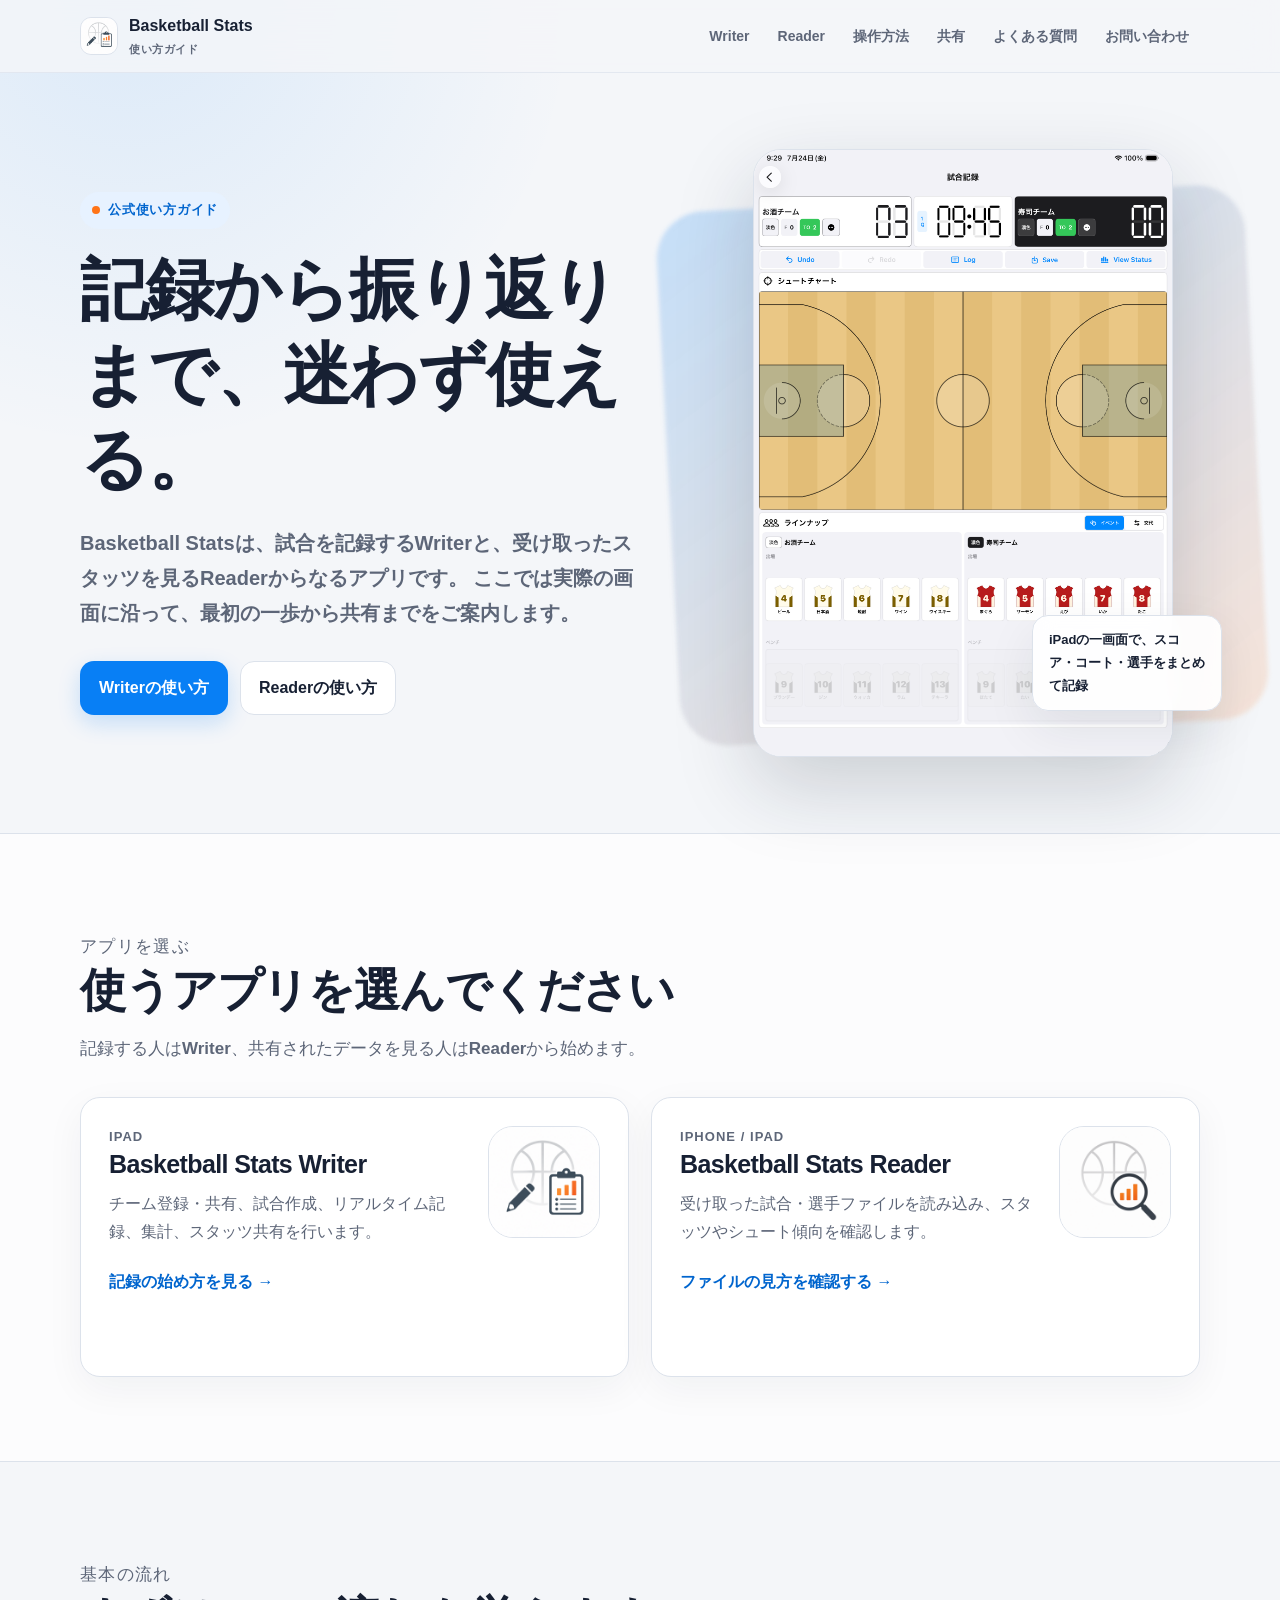
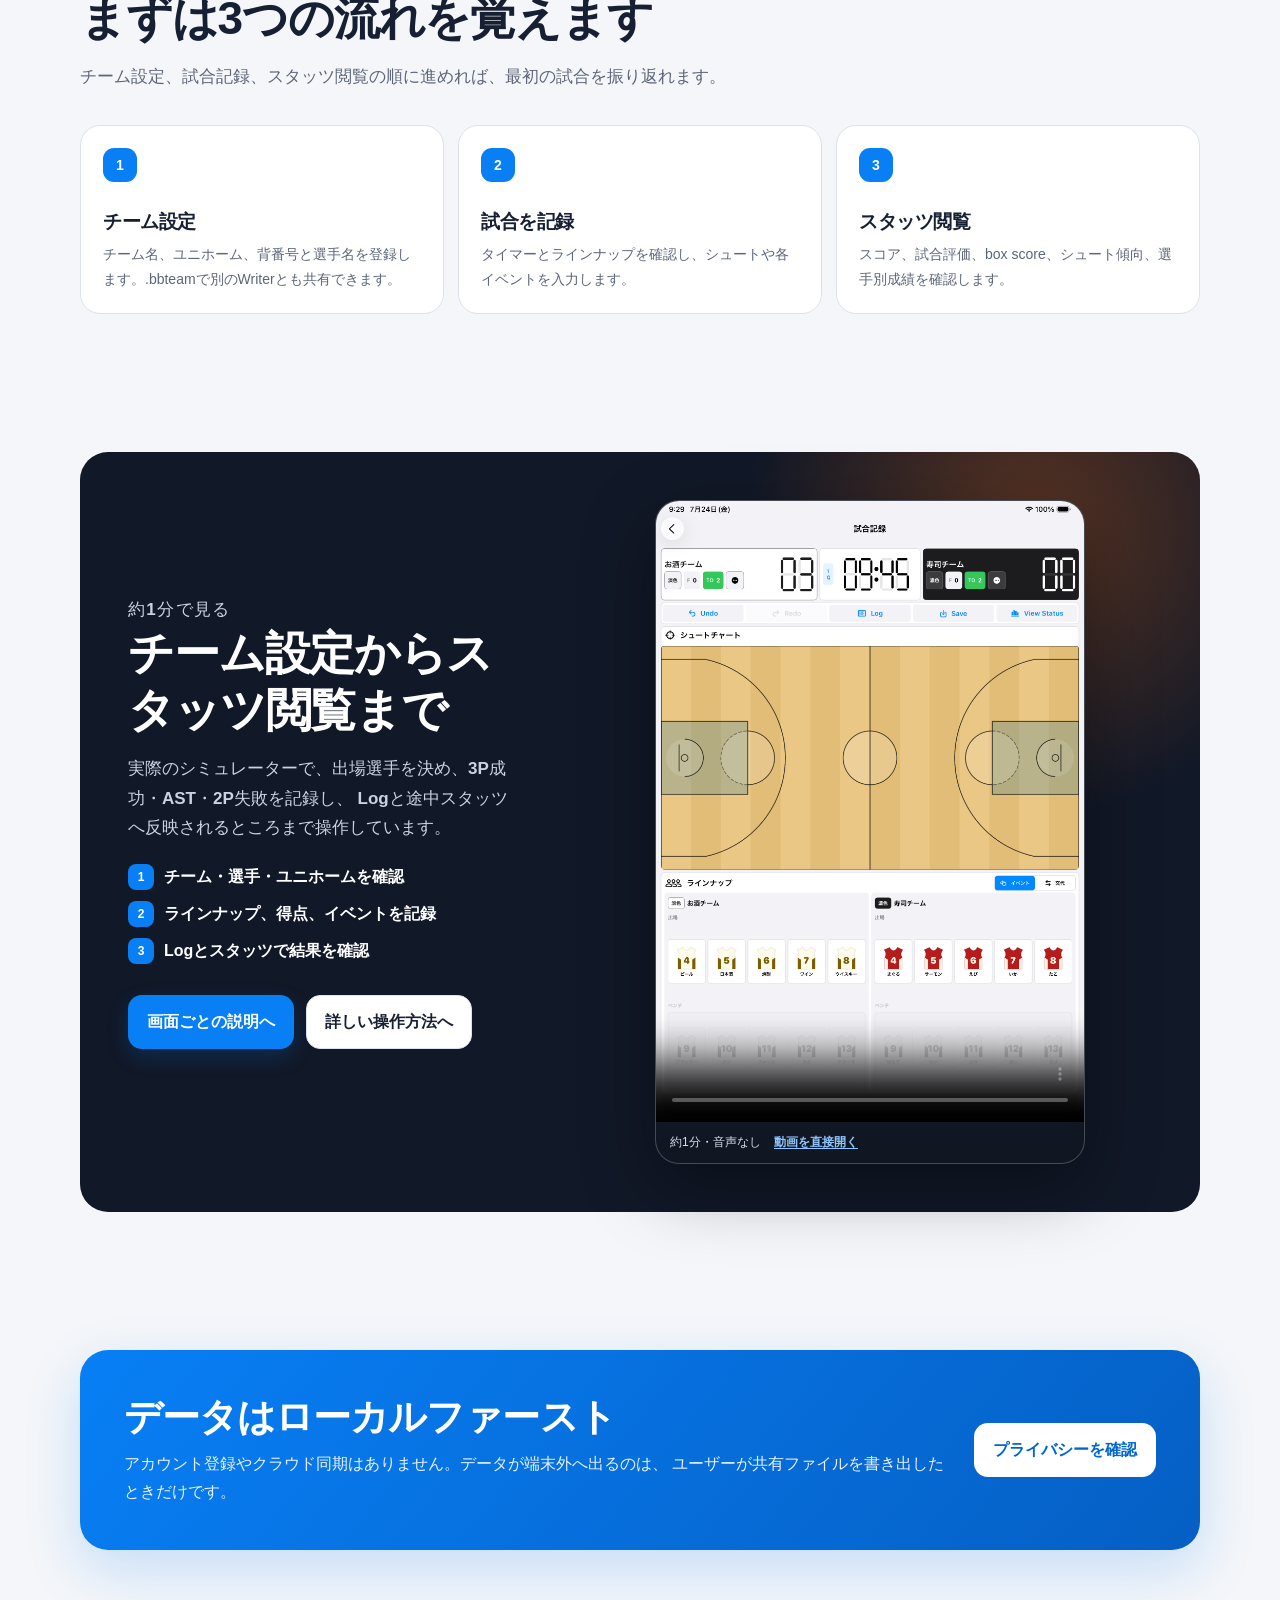
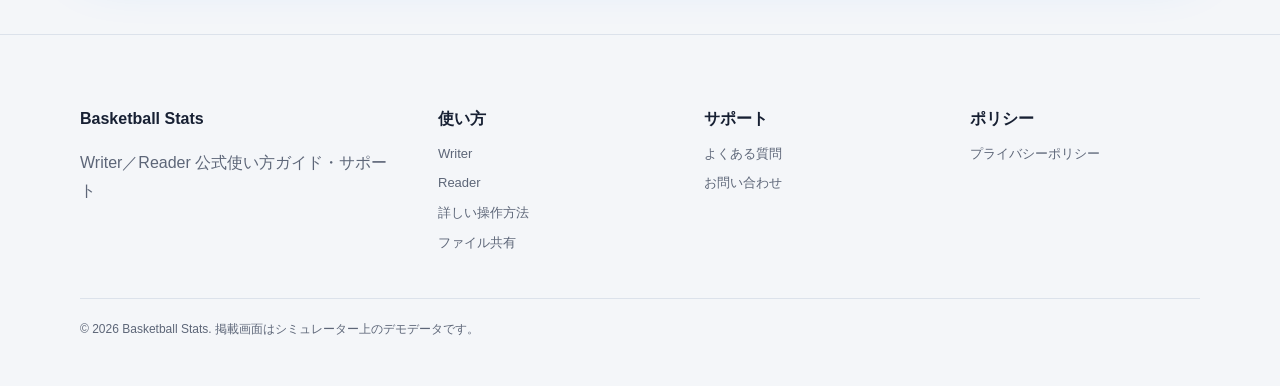
<file: index.html>
<!doctype html>
<html lang="ja">
<head>
  <meta charset="utf-8">
  <meta name="viewport" content="width=device-width, initial-scale=1">
  <meta name="description" content="Basketball Stats Writer／Readerの公式使い方ガイド。試合記録、スタッツ閲覧、共有ファイルの使い方をご案内します。">
  <meta name="theme-color" content="#087ff5">
  <meta property="og:title" content="Basketball Stats 使い方ガイド">
  <meta property="og:description" content="記録から振り返り、共有まで。Writer／Readerの使い方を実画面でご案内します。">
  <meta property="og:type" content="website">
  <meta property="og:url" content="https://bbstatsapp.github.io/basketball-stats-support/">
  <meta property="og:image" content="https://bbstatsapp.github.io/basketball-stats-support/assets/images/writer-live.png">
  <title>Basketball Stats｜使い方ガイド・サポート</title>
  <link rel="icon" href="assets/images/writer-icon.png">
  <link rel="stylesheet" href="styles.css">
</head>
<body>
  <a class="skip-link" href="#main">本文へ移動</a>

  <header class="site-header">
    <div class="header-inner">
      <a class="brand" href="index.html" aria-label="Basketball Stats サポートトップ">
        <img src="assets/images/writer-icon.png" alt="" width="38" height="38">
        <span>Basketball Stats<small>使い方ガイド</small></span>
      </a>
      <nav class="site-nav" aria-label="メインナビゲーション">
        <a href="writer.html">Writer</a>
        <a href="reader.html">Reader</a>
        <a href="operations.html">操作方法</a>
        <a href="sharing.html">共有</a>
        <a href="faq.html">よくある質問</a>
        <a href="contact.html">お問い合わせ</a>
      </nav>
    </div>
  </header>

  <main id="main">
    <section class="container hero">
      <div class="hero-copy">
        <p class="eyebrow">公式使い方ガイド</p>
        <h1>記録から振り返りまで、迷わず使える。</h1>
        <p class="lead">
          Basketball Statsは、試合を記録するWriterと、受け取ったスタッツを見るReaderからなるアプリです。
          ここでは実際の画面に沿って、最初の一歩から共有までをご案内します。
        </p>
        <div class="hero-actions">
          <a class="button" href="writer.html">Writerの使い方</a>
          <a class="button secondary" href="reader.html">Readerの使い方</a>
        </div>
      </div>
      <div class="hero-visual">
        <figure class="device-shot">
          <img
            src="assets/images/writer-live.png"
            alt="Basketball Stats Writerのライブ試合記録画面"
            width="1668"
            height="2420"
          >
        </figure>
        <div class="hero-badge">iPadの一画面で、スコア・コート・選手をまとめて記録</div>
      </div>
    </section>

    <section class="section surface">
      <div class="container">
        <div class="section-header">
          <p class="section-kicker">アプリを選ぶ</p>
          <h2>使うアプリを選んでください</h2>
          <p>記録する人はWriter、共有されたデータを見る人はReaderから始めます。</p>
        </div>
        <div class="cards">
          <article class="card product-card">
            <div>
              <p class="section-kicker">iPad</p>
              <h3>Basketball Stats Writer</h3>
              <p>チーム登録・共有、試合作成、リアルタイム記録、集計、スタッツ共有を行います。</p>
              <a class="card-link" href="writer.html">記録の始め方を見る →</a>
            </div>
            <img src="assets/images/writer-icon.png" alt="Writerアプリアイコン" width="112" height="112">
          </article>
          <article class="card product-card">
            <div>
              <p class="section-kicker">iPhone / iPad</p>
              <h3>Basketball Stats Reader</h3>
              <p>受け取った試合・選手ファイルを読み込み、スタッツやシュート傾向を確認します。</p>
              <a class="card-link" href="reader.html">ファイルの見方を確認する →</a>
            </div>
            <img src="assets/images/reader-icon.png" alt="Readerアプリアイコン" width="112" height="112">
          </article>
        </div>
      </div>
    </section>

    <section class="section">
      <div class="container">
        <div class="section-header">
          <p class="section-kicker">基本の流れ</p>
          <h2>まずは3つの流れを覚えます</h2>
          <p>チーム設定、試合記録、スタッツ閲覧の順に進めれば、最初の試合を振り返れます。</p>
        </div>
        <div class="flow-grid">
          <article class="flow-step">
            <span class="step-number">1</span>
            <h3>チーム設定</h3>
            <p>チーム名、ユニホーム、背番号と選手名を登録します。.bbteamで別のWriterとも共有できます。</p>
          </article>
          <article class="flow-step">
            <span class="step-number">2</span>
            <h3>試合を記録</h3>
            <p>タイマーとラインナップを確認し、シュートや各イベントを入力します。</p>
          </article>
          <article class="flow-step">
            <span class="step-number">3</span>
            <h3>スタッツ閲覧</h3>
            <p>スコア、試合評価、box score、シュート傾向、選手別成績を確認します。</p>
          </article>
        </div>
      </div>
    </section>

    <section class="section compact">
      <div class="container media-panel">
        <div class="section-header">
          <p class="section-kicker">約1分で見る</p>
          <h2>チーム設定からスタッツ閲覧まで</h2>
          <p>
            実際のシミュレーターで、出場選手を決め、3P成功・AST・2P失敗を記録し、
            Logと途中スタッツへ反映されるところまで操作しています。
          </p>
          <ol class="tour-steps">
            <li><span>1</span><strong>チーム・選手・ユニホームを確認</strong></li>
            <li><span>2</span><strong>ラインナップ、得点、イベントを記録</strong></li>
            <li><span>3</span><strong>Logとスタッツで結果を確認</strong></li>
          </ol>
          <div class="button-row">
            <a class="button" href="writer.html">画面ごとの説明へ</a>
            <a class="button secondary" href="operations.html">詳しい操作方法へ</a>
          </div>
        </div>
        <figure class="video-frame">
          <video
            controls
            muted
            playsinline
            preload="metadata"
            poster="assets/images/writer-live.png"
            aria-label="チーム設定、試合記録、スタッツ閲覧を紹介する約1分の動画"
          >
            <source src="assets/media/writer-walkthrough.mp4" type="video/mp4">
            <track
              default
              kind="captions"
              srclang="ja"
              label="日本語"
              src="assets/media/writer-walkthrough-ja.vtt"
            >
            お使いのブラウザは動画再生に対応していません。
          </video>
          <figcaption class="video-caption">
            約1分・音声なし
            <a class="video-fallback" href="assets/media/writer-walkthrough.mp4">動画を直接開く</a>
          </figcaption>
        </figure>
      </div>
    </section>

    <section class="section">
      <div class="container privacy-banner">
        <div>
          <h2>データはローカルファースト</h2>
          <p>
            アカウント登録やクラウド同期はありません。データが端末外へ出るのは、
            ユーザーが共有ファイルを書き出したときだけです。
          </p>
        </div>
        <a class="button" href="privacy.html">プライバシーを確認</a>
      </div>
    </section>
  </main>

  <footer class="site-footer">
    <div class="container">
      <div class="footer-grid">
        <div>
          <p class="footer-title">Basketball Stats</p>
          <p>Writer／Reader 公式使い方ガイド・サポート</p>
        </div>
        <div class="footer-links">
          <p class="footer-title">使い方</p>
          <a href="writer.html">Writer</a>
          <a href="reader.html">Reader</a>
          <a href="operations.html">詳しい操作方法</a>
          <a href="sharing.html">ファイル共有</a>
        </div>
        <div class="footer-links">
          <p class="footer-title">サポート</p>
          <a href="faq.html">よくある質問</a>
          <a href="contact.html">お問い合わせ</a>
        </div>
        <div class="footer-links">
          <p class="footer-title">ポリシー</p>
          <a href="privacy.html">プライバシーポリシー</a>
        </div>
      </div>
      <p class="footer-note">© 2026 Basketball Stats. 掲載画面はシミュレーター上のデモデータです。</p>
    </div>
  </footer>
</body>
</html>
</file>
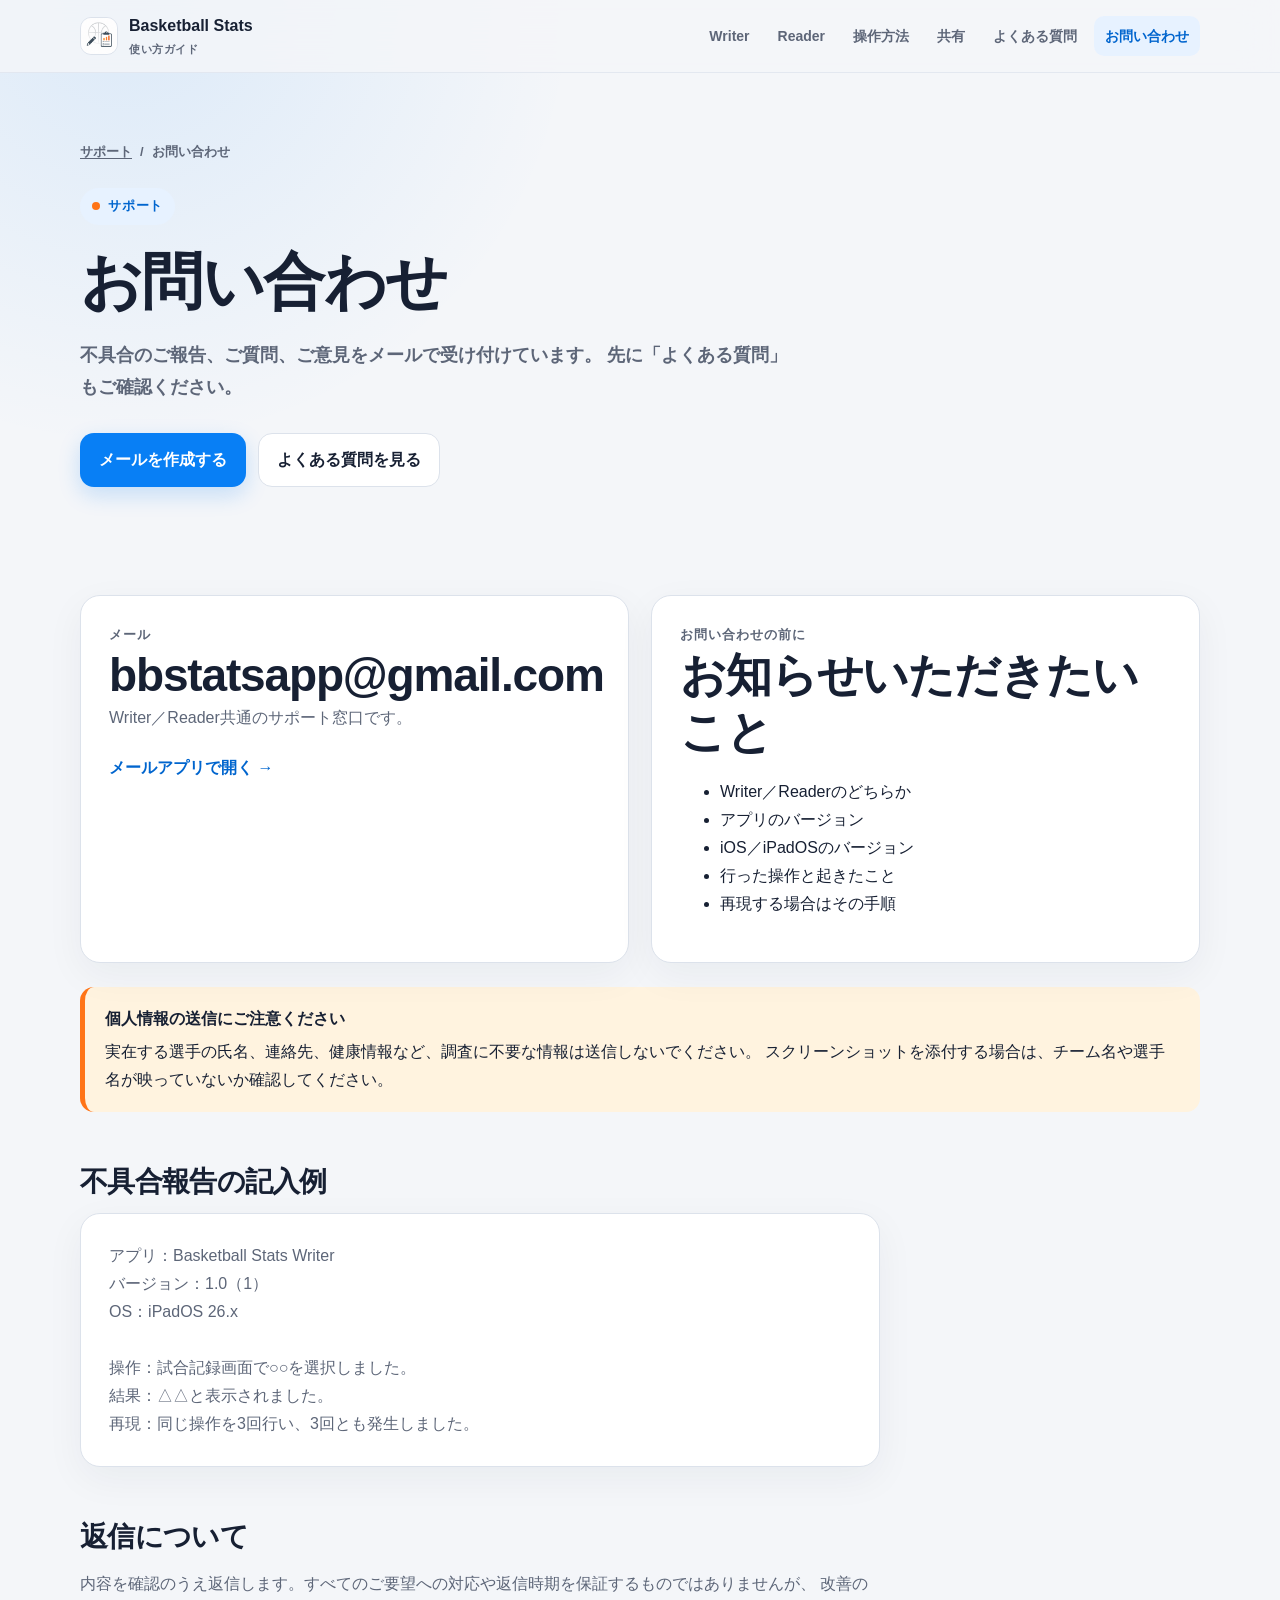
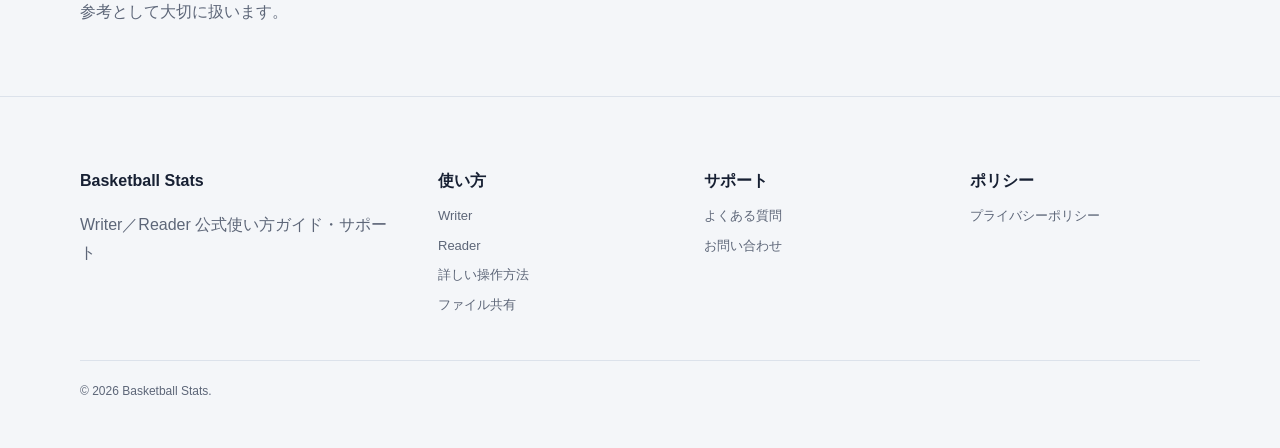
<file: contact.html>
<!doctype html>
<html lang="ja">
<head>
  <meta charset="utf-8">
  <meta name="viewport" content="width=device-width, initial-scale=1">
  <meta name="description" content="Basketball Stats Writer／Readerへのお問い合わせ方法。不具合報告やご意見をメールで受け付けています。">
  <meta name="theme-color" content="#087ff5">
  <title>お問い合わせ｜Basketball Stats</title>
  <link rel="icon" href="assets/images/writer-icon.png">
  <link rel="stylesheet" href="styles.css">
</head>
<body>
  <a class="skip-link" href="#main">本文へ移動</a>
  <header class="site-header">
    <div class="header-inner">
      <a class="brand" href="index.html">
        <img src="assets/images/writer-icon.png" alt="" width="38" height="38">
        <span>Basketball Stats<small>使い方ガイド</small></span>
      </a>
      <nav class="site-nav" aria-label="メインナビゲーション">
        <a href="writer.html">Writer</a>
        <a href="reader.html">Reader</a>
        <a href="operations.html">操作方法</a>
        <a href="sharing.html">共有</a>
        <a href="faq.html">よくある質問</a>
        <a href="contact.html" aria-current="page">お問い合わせ</a>
      </nav>
    </div>
  </header>

  <main id="main">
    <section class="container page-hero">
      <nav class="breadcrumbs" aria-label="パンくずリスト">
        <a href="index.html">サポート</a><span aria-hidden="true">/</span><span>お問い合わせ</span>
      </nav>
      <p class="eyebrow">サポート</p>
      <h1>お問い合わせ</h1>
      <p class="page-summary">
        不具合のご報告、ご質問、ご意見をメールで受け付けています。
        先に「よくある質問」もご確認ください。
      </p>
      <div class="button-row">
        <a class="button" href="mailto:bbstatsapp@gmail.com?subject=Basketball%20Stats%20お問い合わせ">メールを作成する</a>
        <a class="button secondary" href="faq.html">よくある質問を見る</a>
      </div>
    </section>

    <section class="container section compact">
      <div class="cards">
        <article class="card">
          <p class="section-kicker">メール</p>
          <h2>bbstatsapp@gmail.com</h2>
          <p>Writer／Reader共通のサポート窓口です。</p>
          <a class="card-link" href="mailto:bbstatsapp@gmail.com">メールアプリで開く →</a>
        </article>
        <article class="card">
          <p class="section-kicker">お問い合わせの前に</p>
          <h2>お知らせいただきたいこと</h2>
          <ul>
            <li>Writer／Readerのどちらか</li>
            <li>アプリのバージョン</li>
            <li>iOS／iPadOSのバージョン</li>
            <li>行った操作と起きたこと</li>
            <li>再現する場合はその手順</li>
          </ul>
        </article>
      </div>

      <div class="warning">
        <strong>個人情報の送信にご注意ください</strong>
        実在する選手の氏名、連絡先、健康情報など、調査に不要な情報は送信しないでください。
        スクリーンショットを添付する場合は、チーム名や選手名が映っていないか確認してください。
      </div>

      <div class="prose">
        <h2>不具合報告の記入例</h2>
        <div class="card">
          <p>
            アプリ：Basketball Stats Writer<br>
            バージョン：1.0（1）<br>
            OS：iPadOS 26.x<br><br>
            操作：試合記録画面で○○を選択しました。<br>
            結果：△△と表示されました。<br>
            再現：同じ操作を3回行い、3回とも発生しました。
          </p>
        </div>

        <h2>返信について</h2>
        <p>
          内容を確認のうえ返信します。すべてのご要望への対応や返信時期を保証するものではありませんが、
          改善の参考として大切に扱います。
        </p>
      </div>
    </section>
  </main>

  <footer class="site-footer">
    <div class="container">
      <div class="footer-grid">
        <div><p class="footer-title">Basketball Stats</p><p>Writer／Reader 公式使い方ガイド・サポート</p></div>
        <div class="footer-links"><p class="footer-title">使い方</p><a href="writer.html">Writer</a><a href="reader.html">Reader</a><a href="operations.html">詳しい操作方法</a><a href="sharing.html">ファイル共有</a></div>
        <div class="footer-links"><p class="footer-title">サポート</p><a href="faq.html">よくある質問</a><a href="contact.html">お問い合わせ</a></div>
        <div class="footer-links"><p class="footer-title">ポリシー</p><a href="privacy.html">プライバシーポリシー</a></div>
      </div>
      <p class="footer-note">© 2026 Basketball Stats.</p>
    </div>
  </footer>
</body>
</html>
</file>
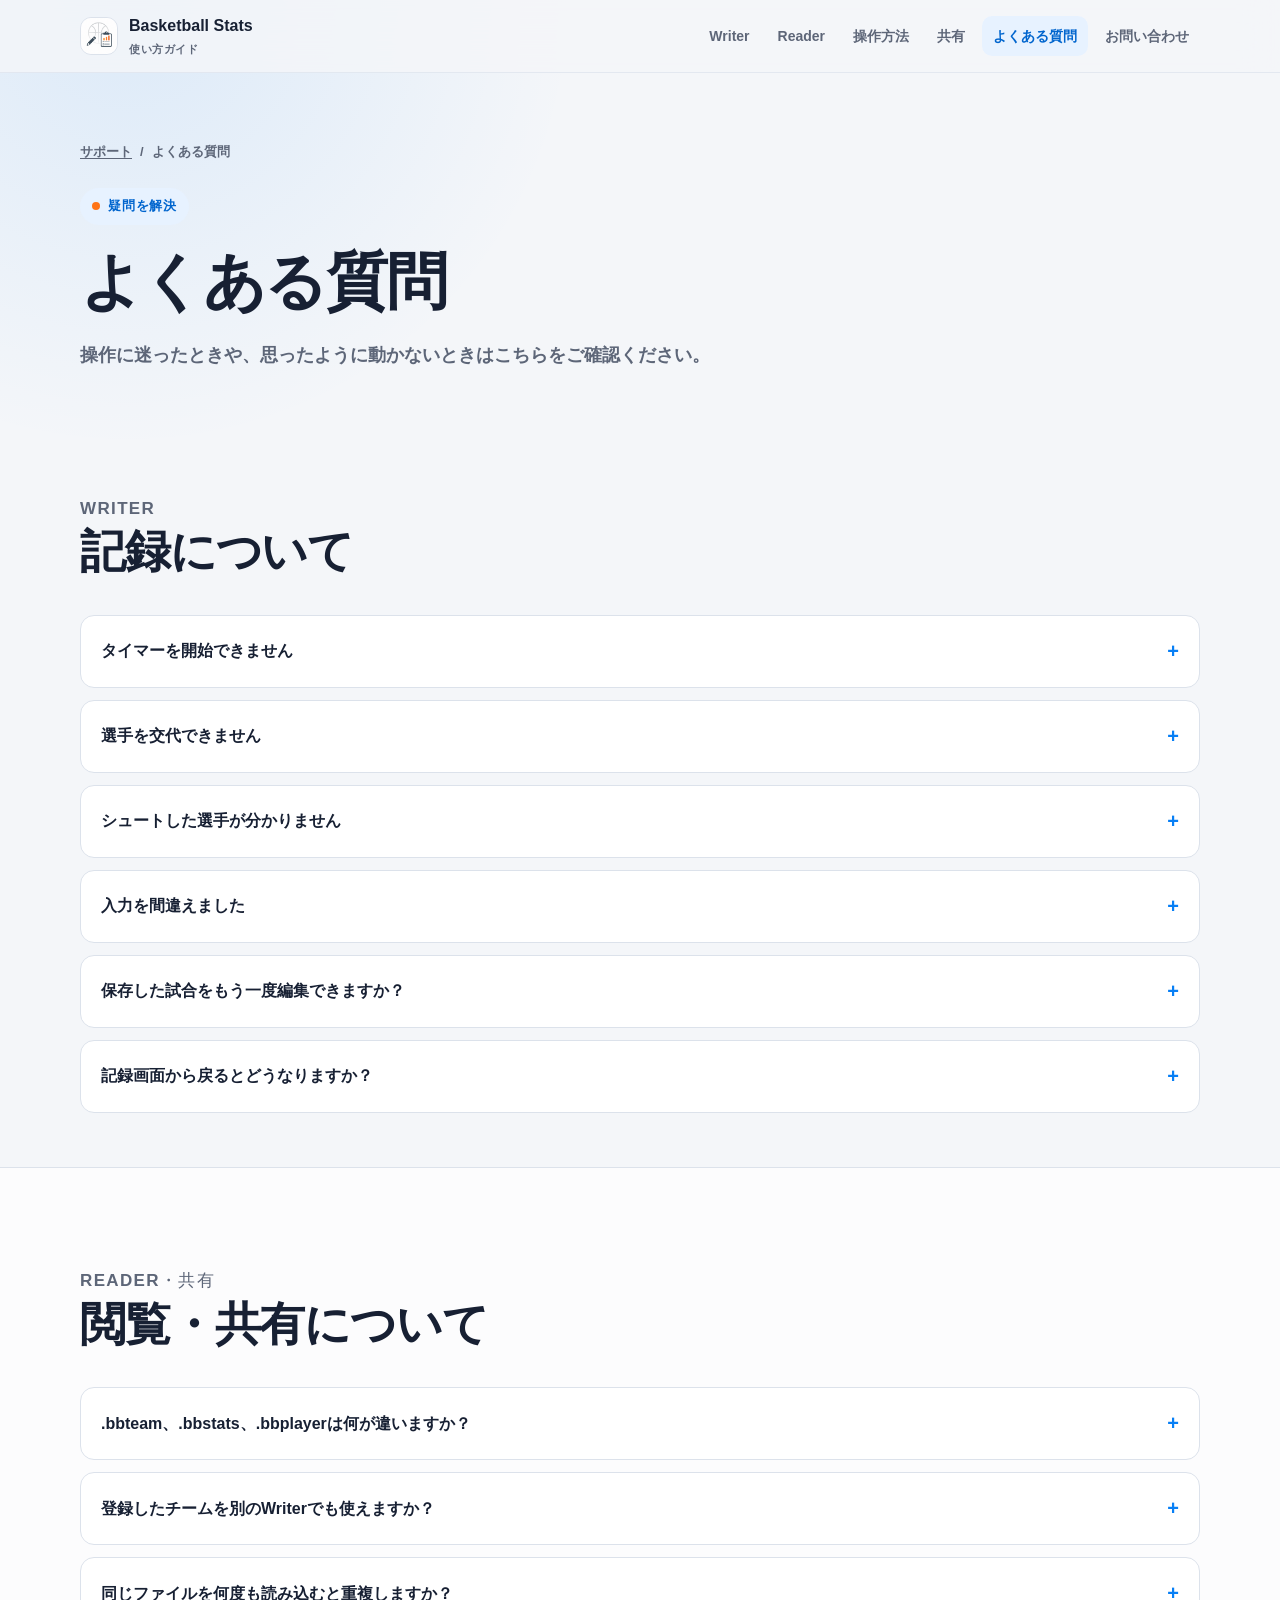
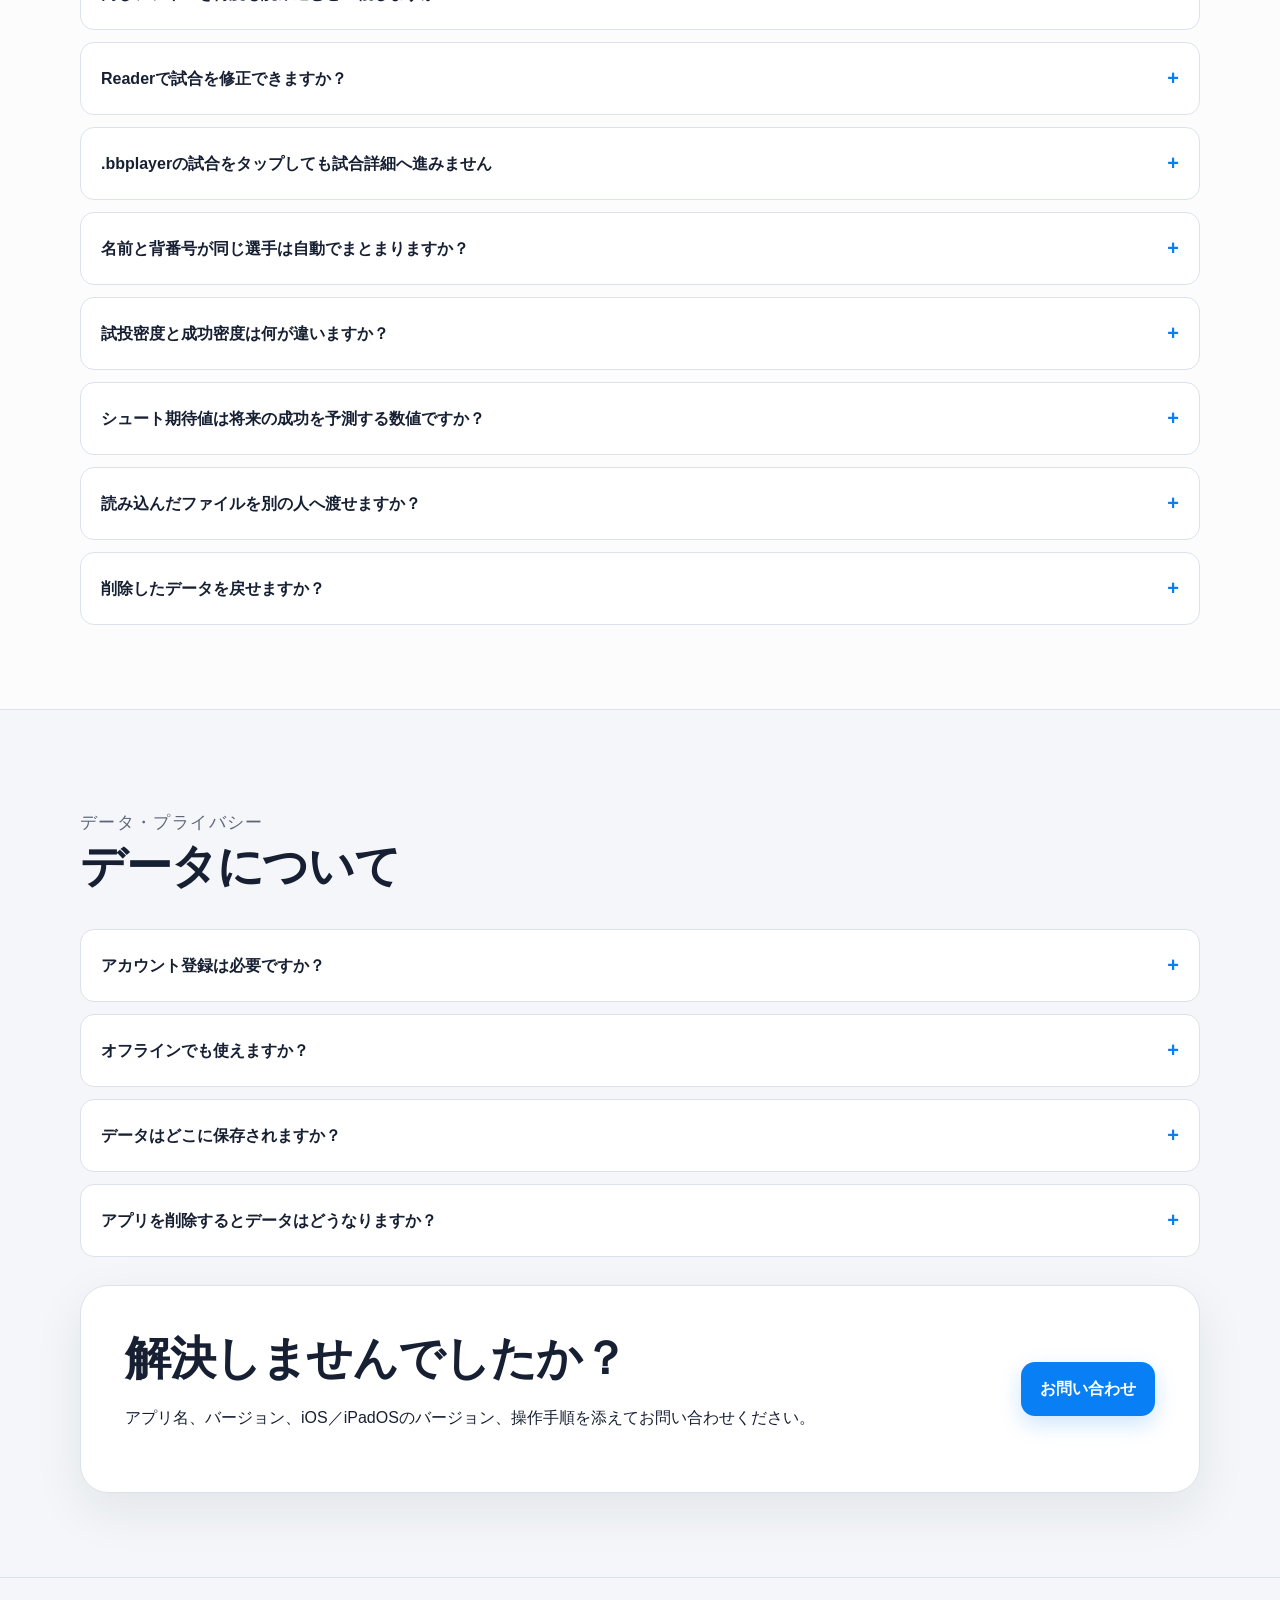
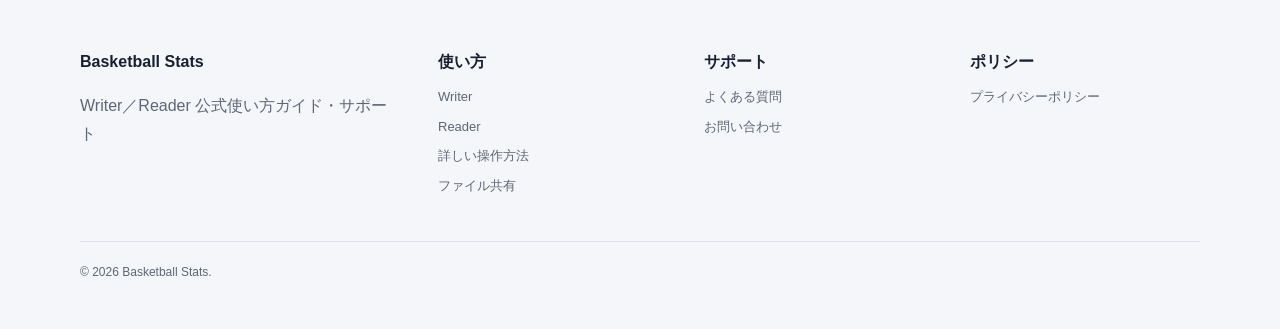
<file: faq.html>
<!doctype html>
<html lang="ja">
<head>
  <meta charset="utf-8">
  <meta name="viewport" content="width=device-width, initial-scale=1">
  <meta name="description" content="Basketball Stats Writer／Readerのよくある質問。タイマー、保存、共有、重複、削除、選手統合などをご案内します。">
  <meta name="theme-color" content="#087ff5">
  <title>よくある質問｜Basketball Stats</title>
  <link rel="icon" href="assets/images/writer-icon.png">
  <link rel="stylesheet" href="styles.css">
</head>
<body>
  <a class="skip-link" href="#main">本文へ移動</a>
  <header class="site-header">
    <div class="header-inner">
      <a class="brand" href="index.html">
        <img src="assets/images/writer-icon.png" alt="" width="38" height="38">
        <span>Basketball Stats<small>使い方ガイド</small></span>
      </a>
      <nav class="site-nav" aria-label="メインナビゲーション">
        <a href="writer.html">Writer</a>
        <a href="reader.html">Reader</a>
        <a href="operations.html">操作方法</a>
        <a href="sharing.html">共有</a>
        <a href="faq.html" aria-current="page">よくある質問</a>
        <a href="contact.html">お問い合わせ</a>
      </nav>
    </div>
  </header>

  <main id="main">
    <section class="container page-hero">
      <nav class="breadcrumbs" aria-label="パンくずリスト">
        <a href="index.html">サポート</a><span aria-hidden="true">/</span><span>よくある質問</span>
      </nav>
      <p class="eyebrow">疑問を解決</p>
      <h1>よくある質問</h1>
      <p class="page-summary">操作に迷ったときや、思ったように動かないときはこちらをご確認ください。</p>
    </section>

    <section class="container section compact">
      <div class="section-header">
        <p class="section-kicker">Writer</p>
        <h2>記録について</h2>
      </div>
      <div class="faq-list">
        <details>
          <summary>タイマーを開始できません</summary>
          <div class="details-body">
            <p>両チームに少なくとも1人ずつ出場選手が必要です。ラインナップの「交代」でベンチから選手を選び、チェックマークで確定してください。</p>
          </div>
        </details>
        <details>
          <summary>選手を交代できません</summary>
          <div class="details-body">
            <p>交代・ラインナップ変更はタイマー停止中だけ行えます。タイマーを停止してから、交代リザーブを選んで確定してください。</p>
          </div>
        </details>
        <details>
          <summary>シュートした選手が分かりません</summary>
          <div class="details-body">
            <p>シュート位置を選んだ後、「？」の選手を使って不明選手として記録できます。チーム得点には含まれ、後からLogで登録選手へ修正できます。</p>
          </div>
        </details>
        <details>
          <summary>入力を間違えました</summary>
          <div class="details-body">
            <p>直前のスタッツ入力ならUndoを使います。過去の入力はLogを開いて修正または削除します。Log修正後は集計も再計算されます。</p>
          </div>
        </details>
        <details>
          <summary>保存した試合をもう一度編集できますか？</summary>
          <div class="details-body">
            <p>できません。Saveで確定した試合は読み取り専用です。保存前にView StatusとLogで内容をご確認ください。</p>
          </div>
        </details>
        <details>
          <summary>記録画面から戻るとどうなりますか？</summary>
          <div class="details-body">
            <p>警告を確認して戻ると、その試合の途中記録は破棄されます。試合中にチームへ追加した選手は、チーム登録として残ります。</p>
          </div>
        </details>
      </div>
    </section>

    <section class="section surface">
      <div class="container">
        <div class="section-header">
          <p class="section-kicker">Reader・共有</p>
          <h2>閲覧・共有について</h2>
        </div>
        <div class="faq-list">
          <details>
            <summary>.bbteam、.bbstats、.bbplayerは何が違いますか？</summary>
            <div class="details-body">
              <p>.bbteamは1チームの登録情報をWriterへ、.bbstatsは1試合全体をReaderへ、.bbplayerは1選手の複数試合成績をReaderへ渡します。.bbteamに試合やスタッツは含まれません。詳しくは「ファイル共有」をご覧ください。</p>
            </div>
          </details>
          <details>
            <summary>登録したチームを別のWriterでも使えますか？</summary>
            <div class="details-body">
              <p>使えます。Writerの「チーム設定」で右上のチーム共有ボタンを選び、「チームを書き出す」から.bbteamを作成します。受け取る側は「チームを読み込む」から選択してください。読み込み後のチームは独立して保存され、端末間で自動同期はされません。</p>
            </div>
          </details>
          <details>
            <summary>同じファイルを何度も読み込むと重複しますか？</summary>
            <div class="details-body">
              <p>同じ.bbteamのチーム情報と選手情報、または同じID・同じ内容の.bbstats／.bbplayerは重複保存されません。Readerで同じIDの内容が異なる場合は、置き換えるか確認します。</p>
            </div>
          </details>
          <details>
            <summary>Readerで試合を修正できますか？</summary>
            <div class="details-body">
              <p>できません。Readerは共有されたスタッツを安全に閲覧・再共有するための読み取り専用アプリです。</p>
            </div>
          </details>
          <details>
            <summary>.bbplayerの試合をタップしても試合詳細へ進みません</summary>
            <div class="details-body">
              <p>.bbplayerだけに存在する試合は、対象選手の成績だけを含みます。完全な試合詳細を見るには、対応する.bbstatsを読み込んでください。</p>
            </div>
          </details>
          <details>
            <summary>名前と背番号が同じ選手は自動でまとまりますか？</summary>
            <div class="details-body">
              <p>自動では統合しません。別の選手を誤ってまとめないため、選手IDを基準にしています。別端末での再登録、背番号変更、表記違い、移籍などで同じ人物の成績が分かれた場合だけ、選手統合画面で手動統合してください。統合は後から分離・解除できます。</p>
            </div>
          </details>
          <details>
            <summary>試投密度と成功密度は何が違いますか？</summary>
            <div class="details-body">
              <p>試投密度はシュートを多く打った場所、成功密度は入ったシュートが多い場所を表します。どちらも本数の集中度であり、成功率ではありません。成功率は「ゾーン別」で確認してください。FTは密度に含めません。</p>
            </div>
          </details>
          <details>
            <summary>シュート期待値は将来の成功を予測する数値ですか？</summary>
            <div class="details-body">
              <p>いいえ。記録済みの成功数と試投数から計算する、エリア別の1試投当たり実績得点です。試投数が少ないと大きく変動するため、「成功／試投」と合わせて確認してください。</p>
            </div>
          </details>
          <details>
            <summary>読み込んだファイルを別の人へ渡せますか？</summary>
            <div class="details-body">
              <p>Reader右上の共有ボタンから、選択した試合または選手データを再共有できます。内容は編集されません。</p>
            </div>
          </details>
          <details>
            <summary>削除したデータを戻せますか？</summary>
            <div class="details-body">
              <p>ゴミ箱を空にする前なら復元できます。完全削除後はアプリから戻せないため、必要なら元の共有ファイルを保管してください。</p>
            </div>
          </details>
        </div>
      </div>
    </section>

    <section class="container section">
      <div class="section-header">
        <p class="section-kicker">データ・プライバシー</p>
        <h2>データについて</h2>
      </div>
      <div class="faq-list">
        <details>
          <summary>アカウント登録は必要ですか？</summary>
          <div class="details-body">
            <p>必要ありません。Google／Appleログイン、クラウド同期、サーバー保存は使用しません。</p>
          </div>
        </details>
        <details>
          <summary>オフラインでも使えますか？</summary>
          <div class="details-body">
            <p>記録・閲覧はオフラインで利用できます。外部ページを開くときや、AirDrop以外のオンライン共有方法を使うときは通信が必要な場合があります。</p>
          </div>
        </details>
        <details>
          <summary>データはどこに保存されますか？</summary>
          <div class="details-body">
            <p>Writerの記録はWriterの端末内、Readerへ読み込んだファイルはReaderの端末内に保存されます。ユーザーが明示的に書き出した場合だけ共有先へ渡ります。</p>
          </div>
        </details>
        <details>
          <summary>アプリを削除するとデータはどうなりますか？</summary>
          <div class="details-body">
            <p>端末からアプリを削除すると、そのアプリ内に保存されたデータも失われる可能性があります。必要な試合・選手データは事前に共有ファイルとして書き出してください。</p>
          </div>
        </details>
      </div>

      <div class="contact-card">
        <div>
          <h2>解決しませんでしたか？</h2>
          <p>アプリ名、バージョン、iOS／iPadOSのバージョン、操作手順を添えてお問い合わせください。</p>
        </div>
        <a class="button" href="contact.html">お問い合わせ</a>
      </div>
    </section>
  </main>

  <footer class="site-footer">
    <div class="container">
      <div class="footer-grid">
        <div><p class="footer-title">Basketball Stats</p><p>Writer／Reader 公式使い方ガイド・サポート</p></div>
        <div class="footer-links"><p class="footer-title">使い方</p><a href="writer.html">Writer</a><a href="reader.html">Reader</a><a href="operations.html">詳しい操作方法</a><a href="sharing.html">ファイル共有</a></div>
        <div class="footer-links"><p class="footer-title">サポート</p><a href="faq.html">よくある質問</a><a href="contact.html">お問い合わせ</a></div>
        <div class="footer-links"><p class="footer-title">ポリシー</p><a href="privacy.html">プライバシーポリシー</a></div>
      </div>
      <p class="footer-note">© 2026 Basketball Stats.</p>
    </div>
  </footer>
</body>
</html>
</file>
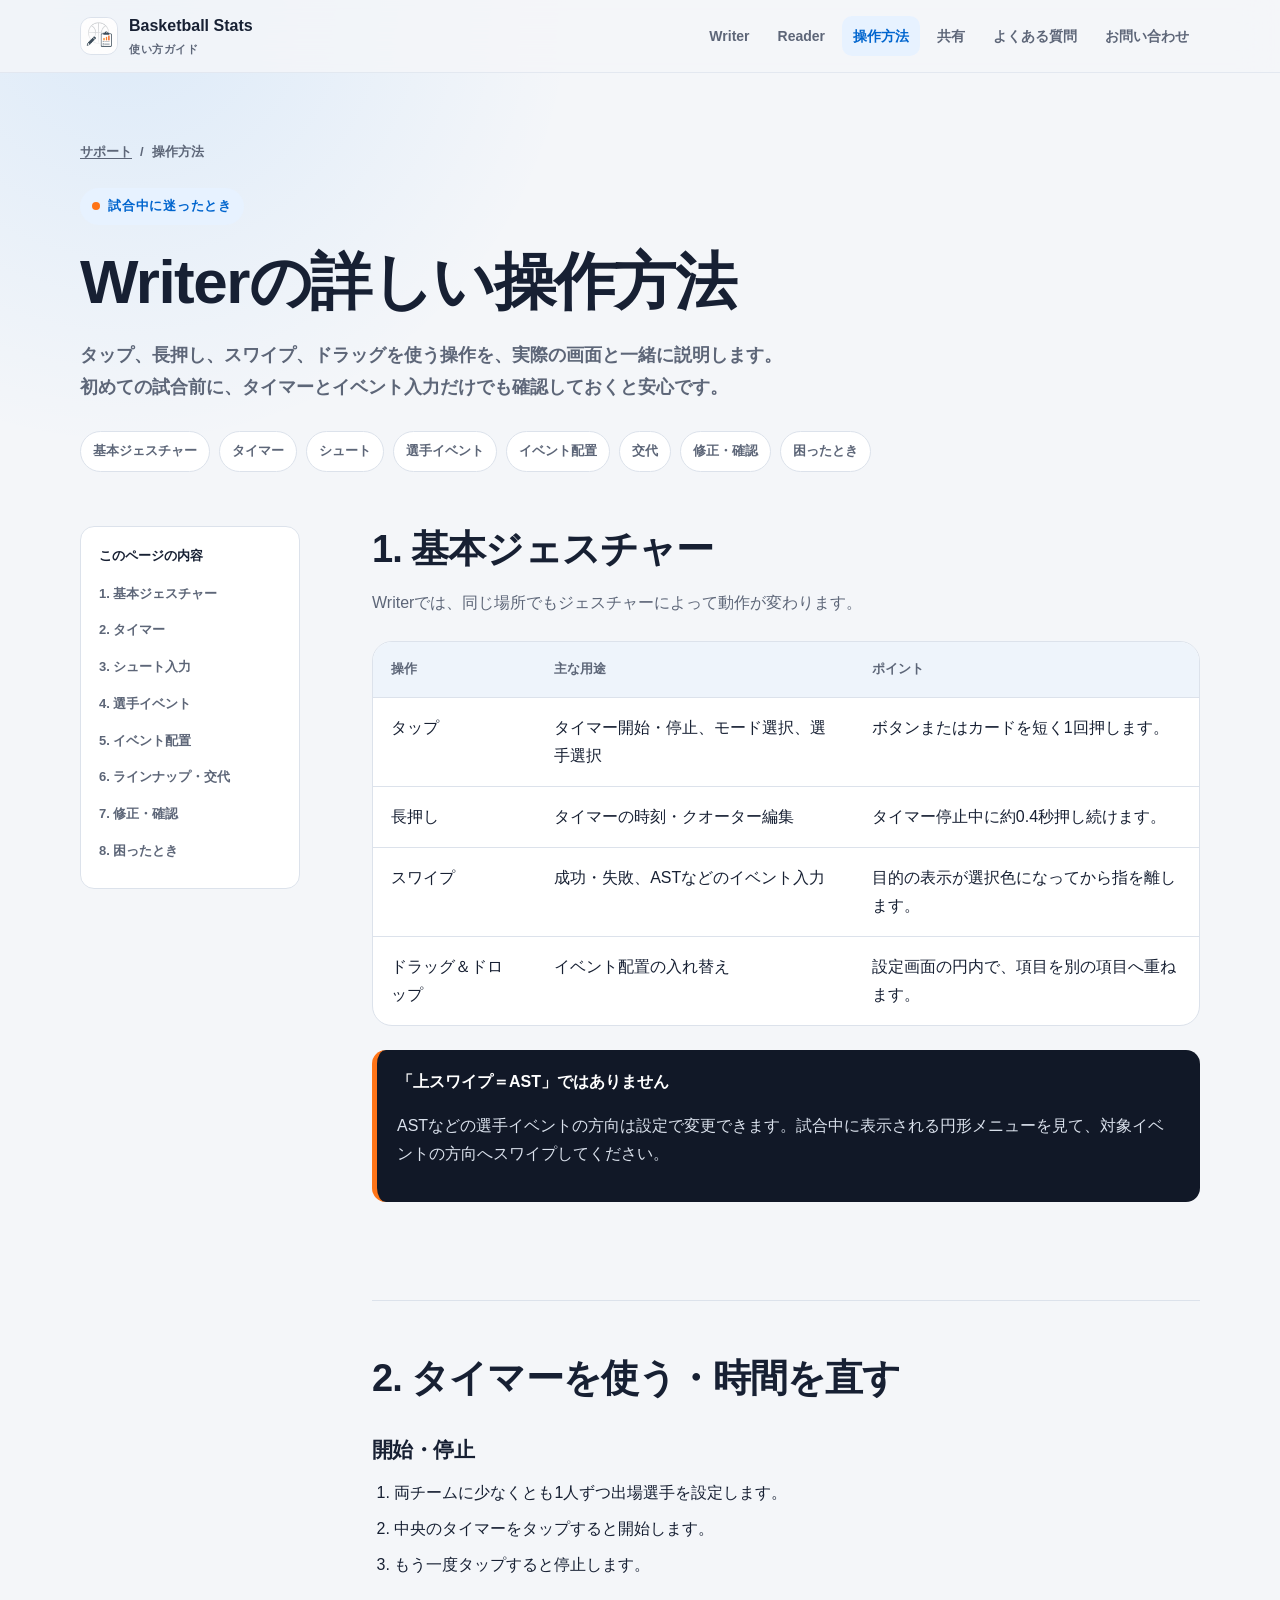
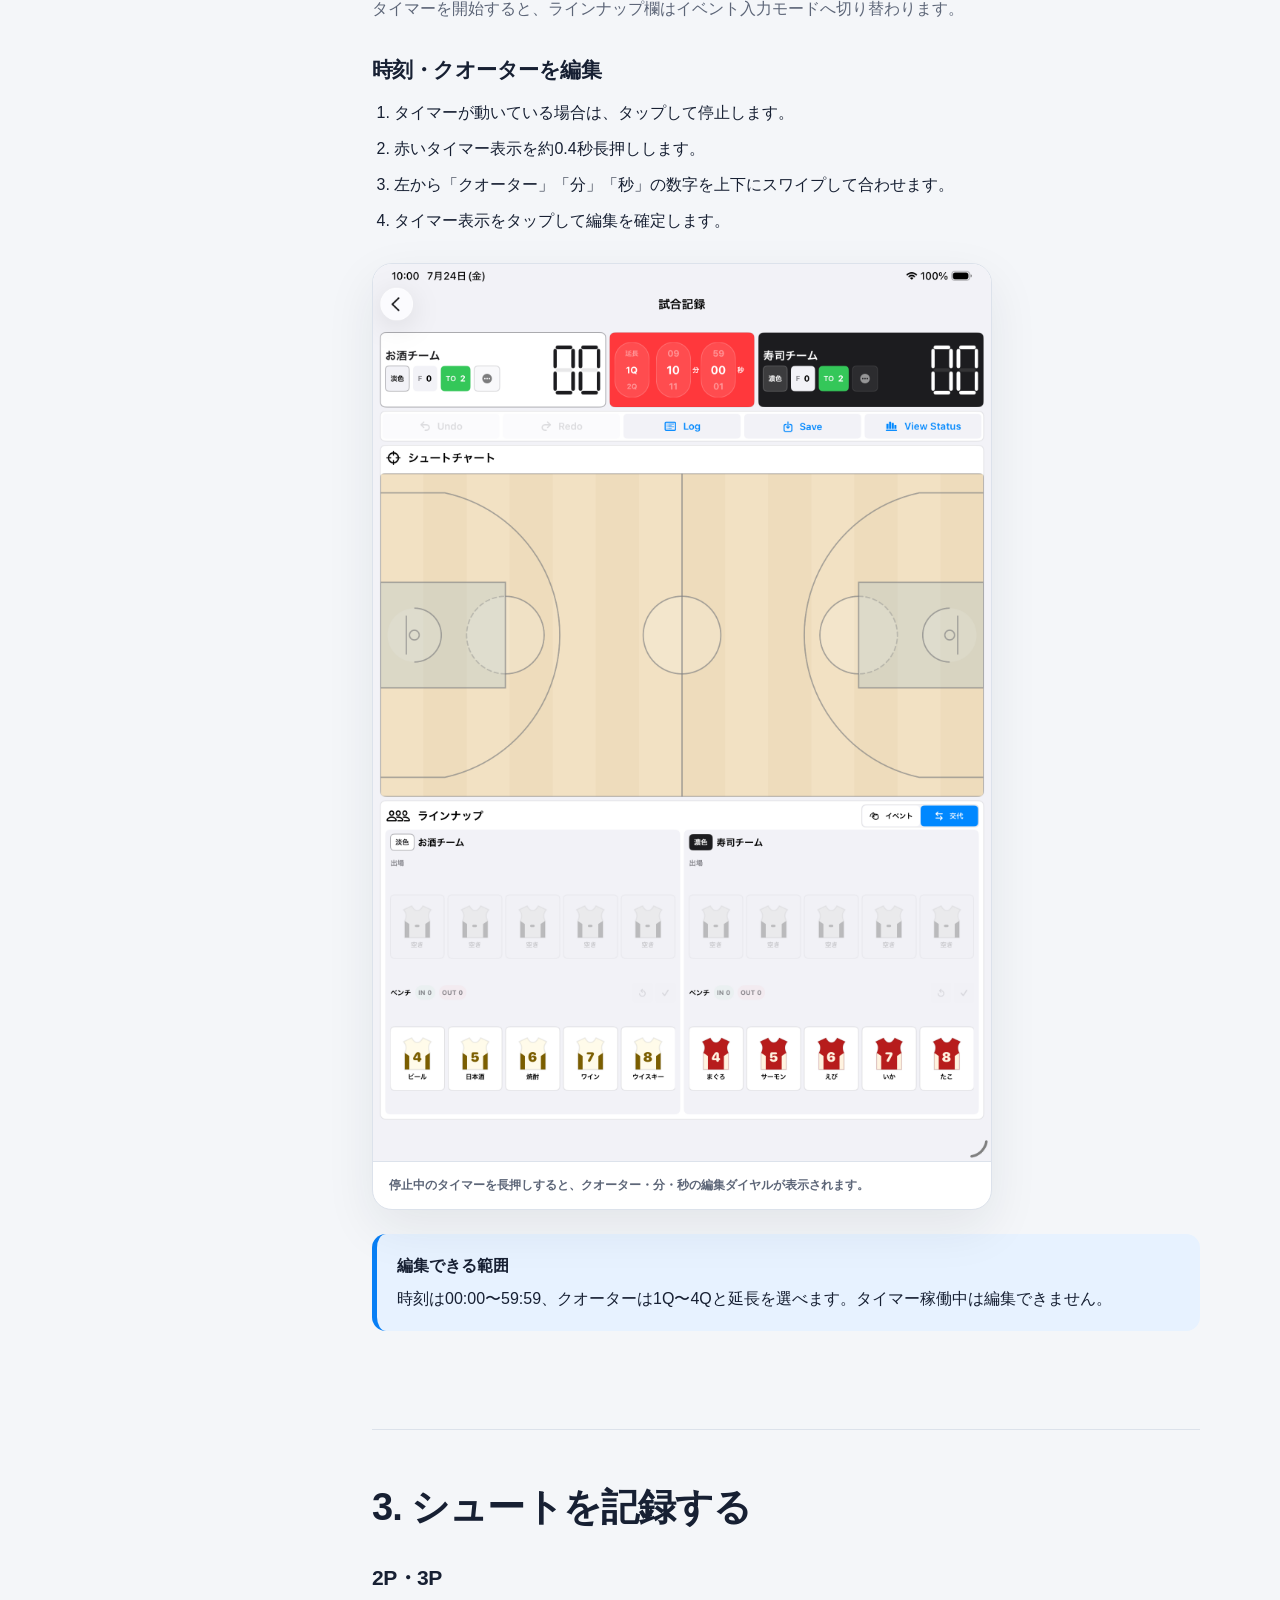
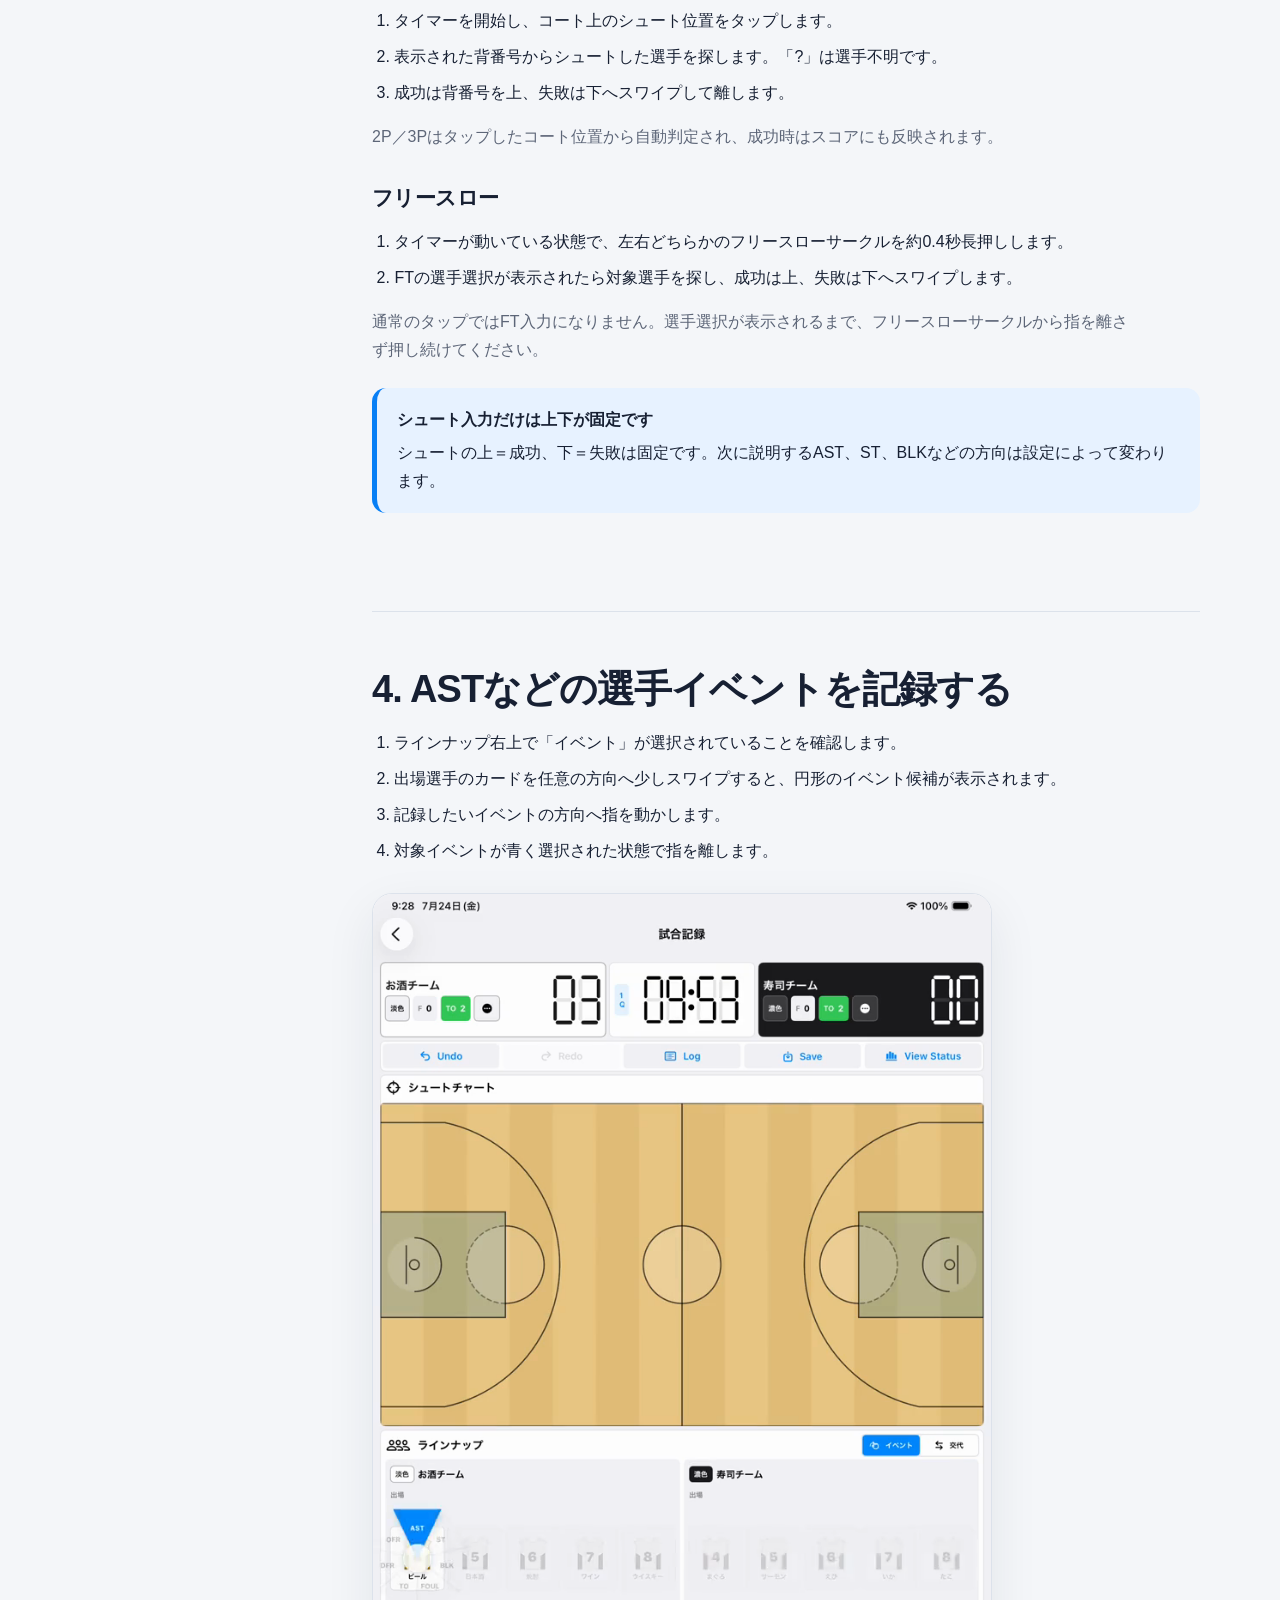
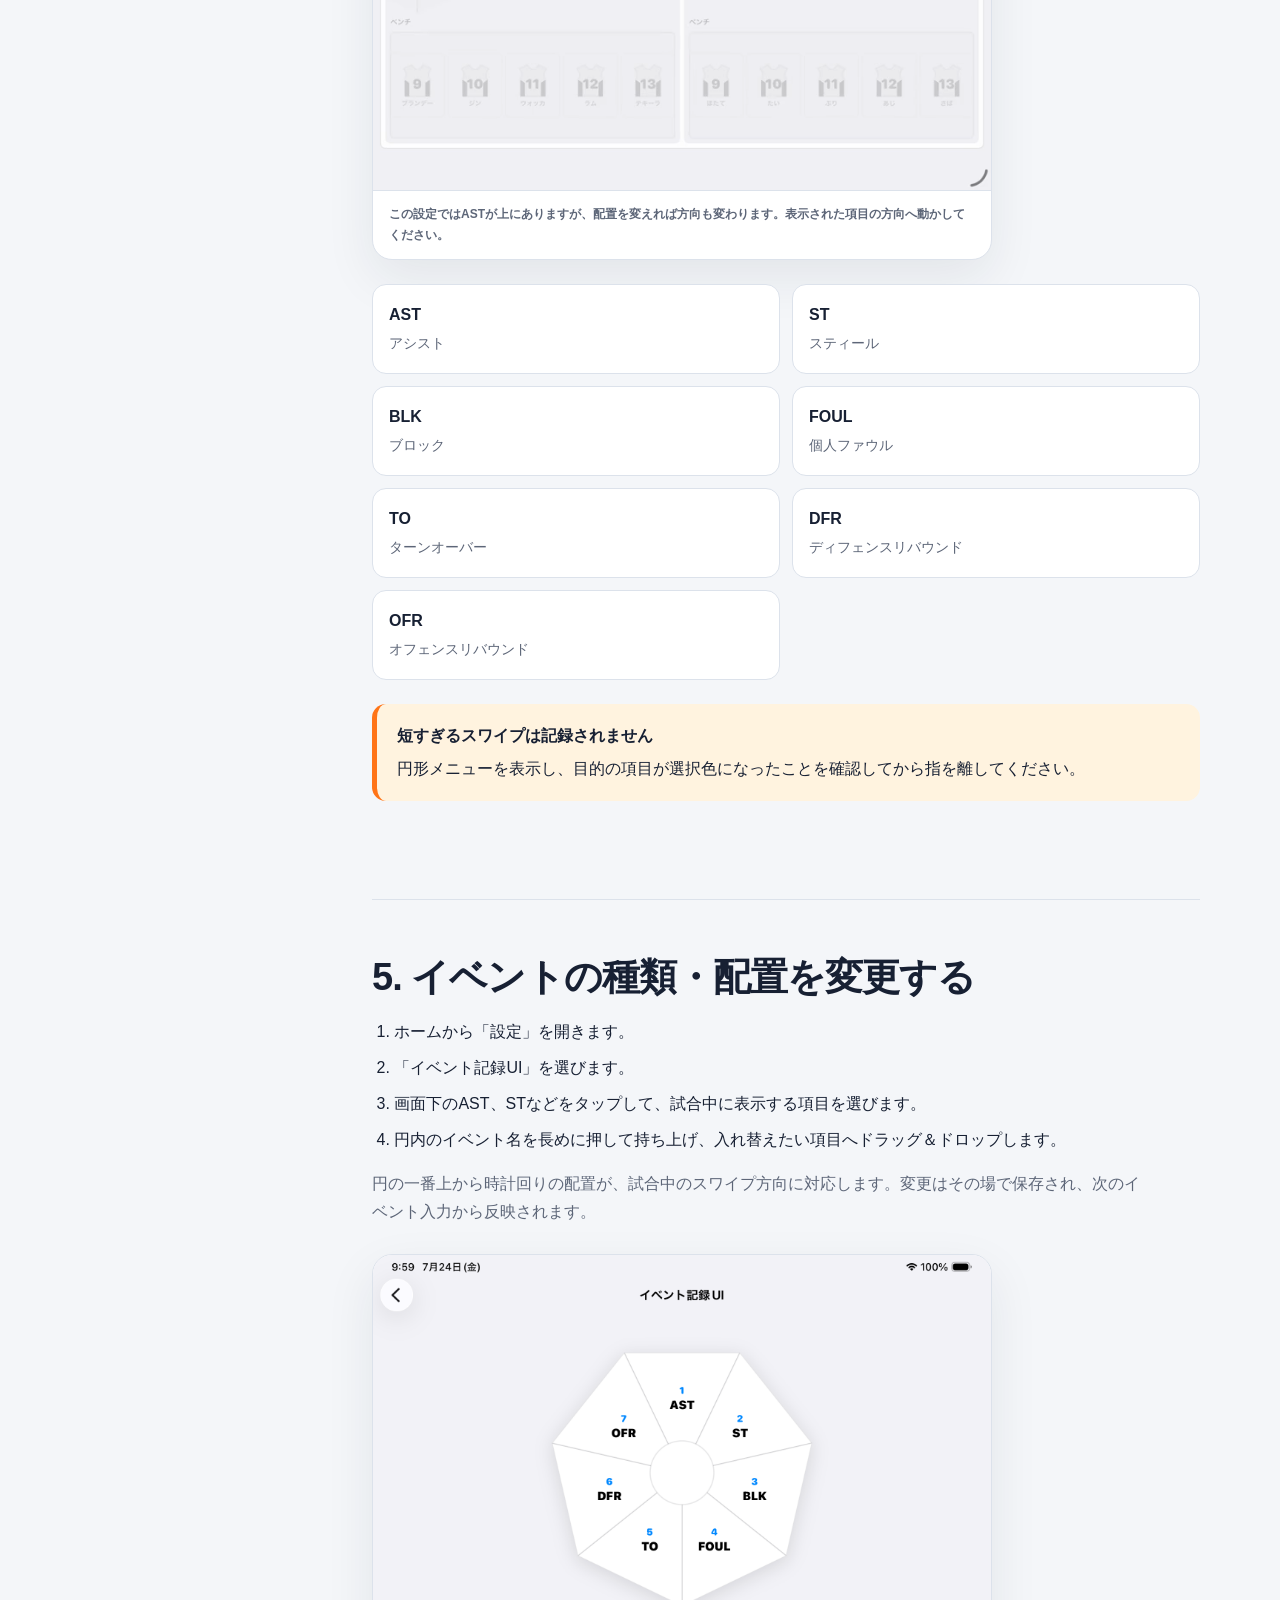
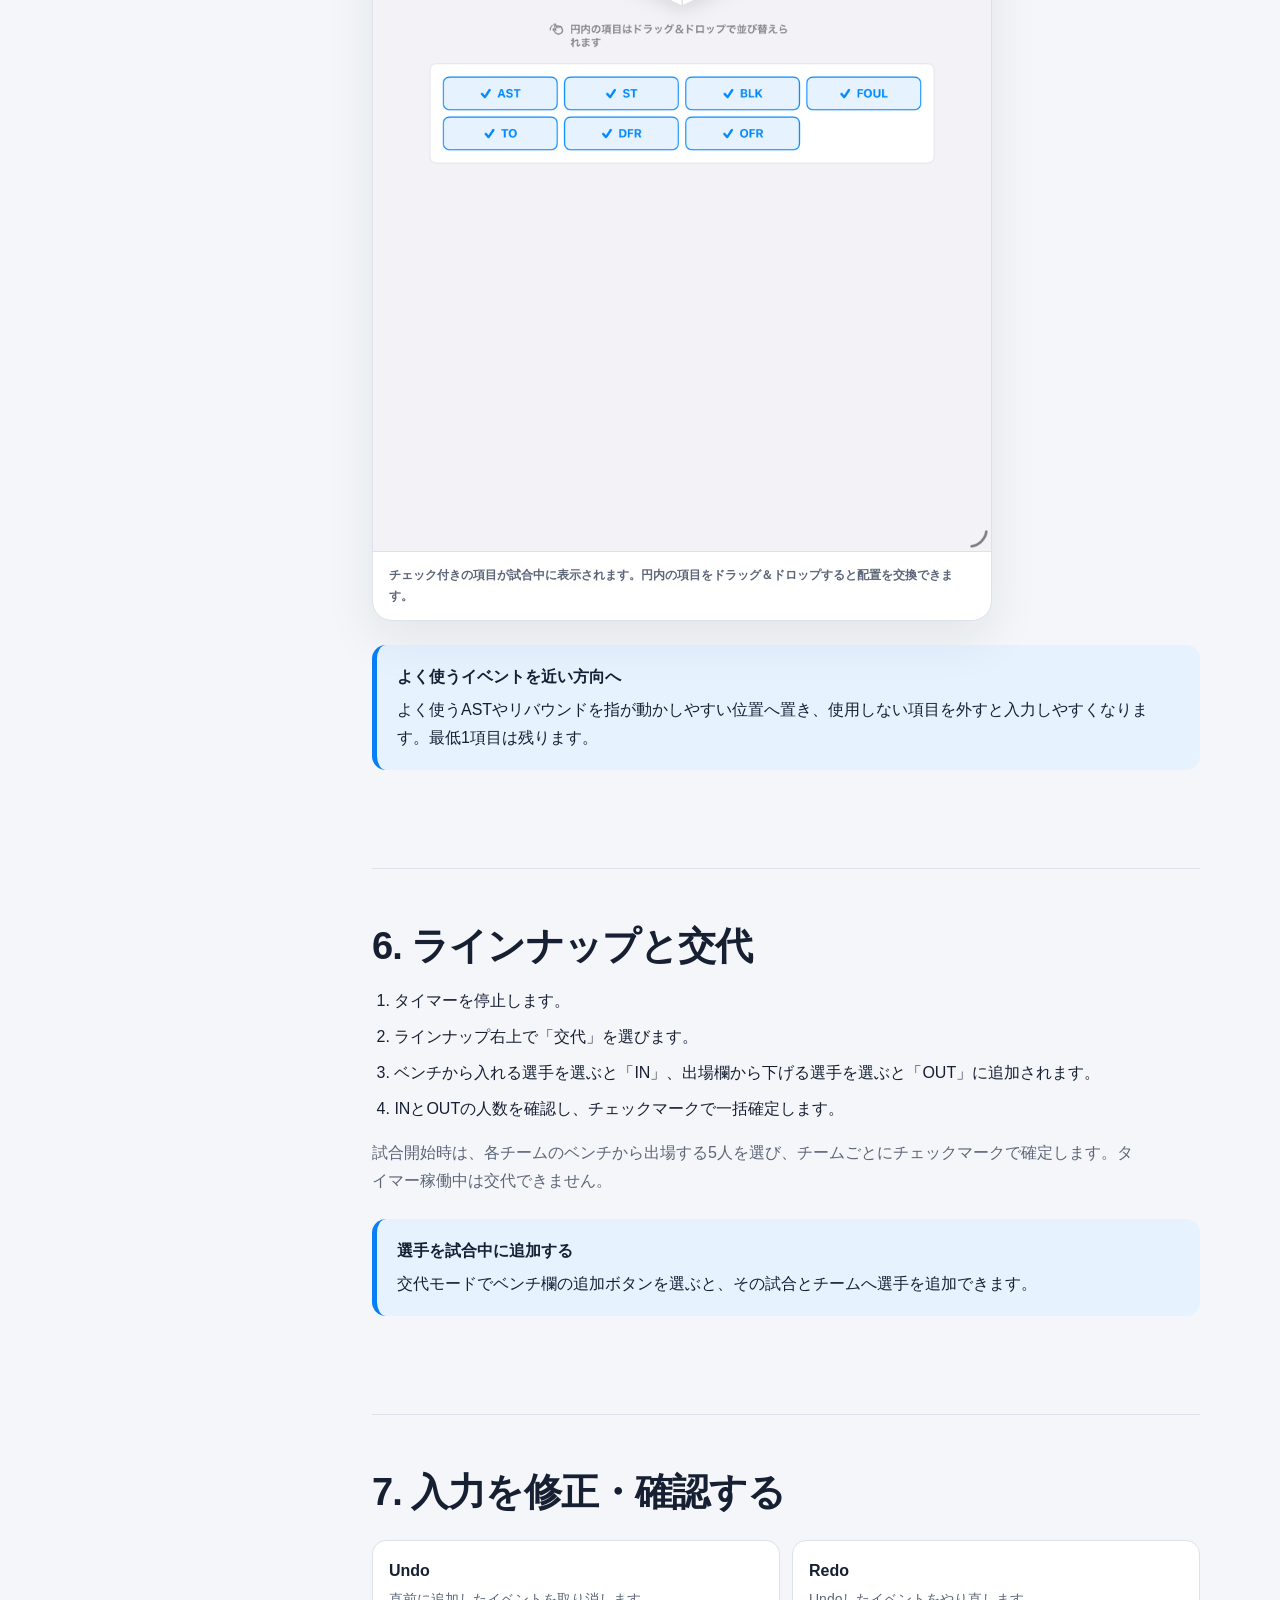
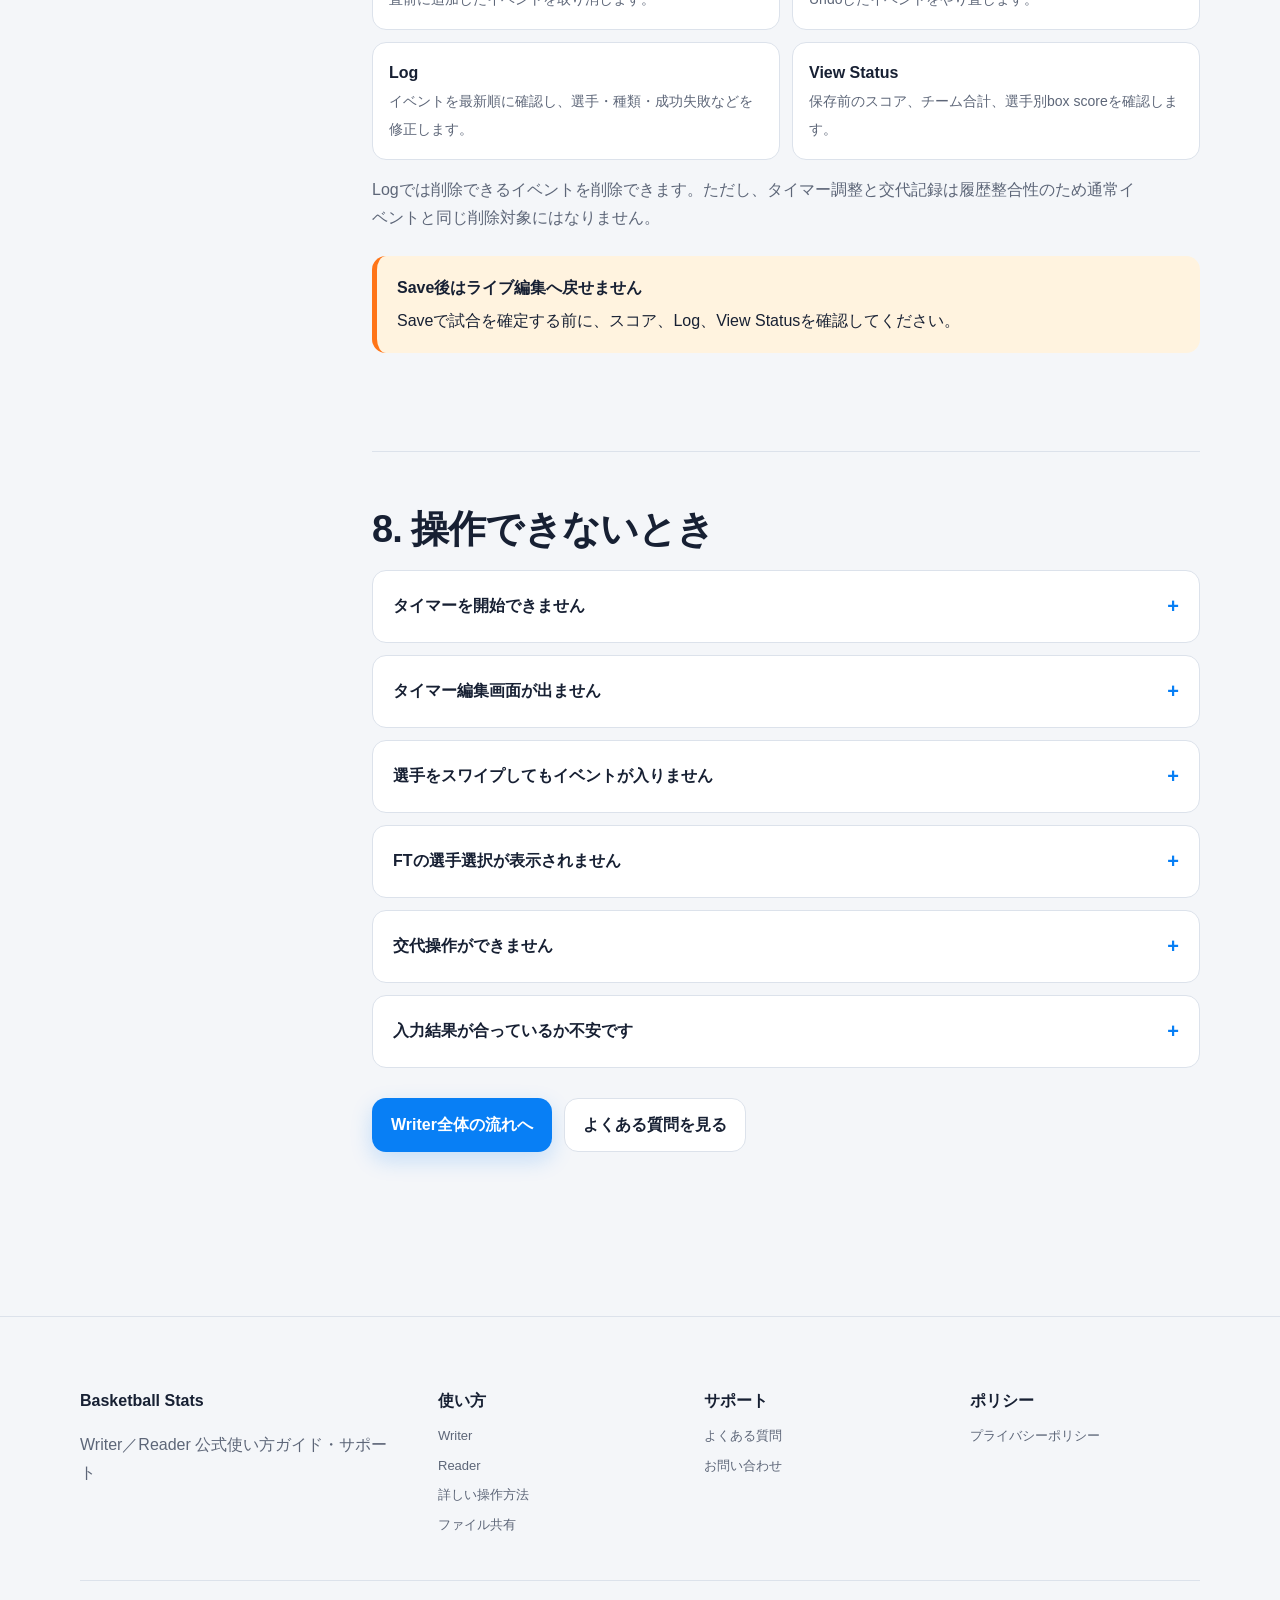
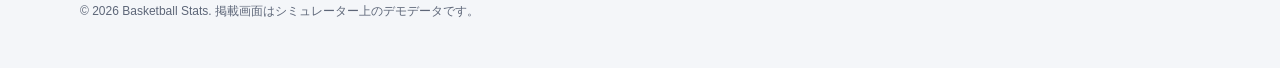
<file: operations.html>
<!doctype html>
<html lang="ja">
<head>
  <meta charset="utf-8">
  <meta name="viewport" content="width=device-width, initial-scale=1">
  <meta name="description" content="Basketball Stats Writerの詳しい操作方法。タイマー編集、シュート・イベント入力、イベント配置変更、交代、Log修正を実画面で説明します。">
  <meta name="theme-color" content="#087ff5">
  <title>詳しい操作方法｜Basketball Stats</title>
  <link rel="icon" href="assets/images/writer-icon.png">
  <link rel="stylesheet" href="styles.css">
</head>
<body>
  <a class="skip-link" href="#main">本文へ移動</a>
  <header class="site-header">
    <div class="header-inner">
      <a class="brand" href="index.html">
        <img src="assets/images/writer-icon.png" alt="" width="38" height="38">
        <span>Basketball Stats<small>使い方ガイド</small></span>
      </a>
      <nav class="site-nav" aria-label="メインナビゲーション">
        <a href="writer.html">Writer</a>
        <a href="reader.html">Reader</a>
        <a href="operations.html" aria-current="page">操作方法</a>
        <a href="sharing.html">共有</a>
        <a href="faq.html">よくある質問</a>
        <a href="contact.html">お問い合わせ</a>
      </nav>
    </div>
  </header>

  <main id="main">
    <section class="container page-hero">
      <nav class="breadcrumbs" aria-label="パンくずリスト">
        <a href="index.html">サポート</a><span aria-hidden="true">/</span><span>操作方法</span>
      </nav>
      <p class="eyebrow">試合中に迷ったとき</p>
      <h1>Writerの<br class="mobile-only">詳しい操作方法</h1>
      <p class="page-summary">
        タップ、長押し、スワイプ、ドラッグを使う操作を、実際の画面と一緒に説明します。
        初めての試合前に、タイマーとイベント入力だけでも確認しておくと安心です。
      </p>
      <nav class="anchor-nav" aria-label="ページ内ナビゲーション">
        <a href="#gestures">基本ジェスチャー</a>
        <a href="#timer">タイマー</a>
        <a href="#shots">シュート</a>
        <a href="#events">選手イベント</a>
        <a href="#event-layout">イベント配置</a>
        <a href="#lineup">交代</a>
        <a href="#correct">修正・確認</a>
        <a href="#trouble">困ったとき</a>
      </nav>
    </section>

    <div class="container guide-layout">
      <aside class="guide-toc" aria-label="目次">
        <strong>このページの内容</strong>
        <a href="#gestures">1. 基本ジェスチャー</a>
        <a href="#timer">2. タイマー</a>
        <a href="#shots">3. シュート入力</a>
        <a href="#events">4. 選手イベント</a>
        <a href="#event-layout">5. イベント配置</a>
        <a href="#lineup">6. ラインナップ・交代</a>
        <a href="#correct">7. 修正・確認</a>
        <a href="#trouble">8. 困ったとき</a>
      </aside>

      <div class="guide-content">
        <section class="guide-section" id="gestures">
          <h2>1. 基本ジェスチャー</h2>
          <p>Writerでは、同じ場所でもジェスチャーによって動作が変わります。</p>
          <div class="table-wrap">
            <table>
              <thead>
                <tr><th>操作</th><th>主な用途</th><th>ポイント</th></tr>
              </thead>
              <tbody>
                <tr><td>タップ</td><td>タイマー開始・停止、モード選択、選手選択</td><td>ボタンまたはカードを短く1回押します。</td></tr>
                <tr><td>長押し</td><td>タイマーの時刻・クオーター編集</td><td>タイマー停止中に約0.4秒押し続けます。</td></tr>
                <tr><td>スワイプ</td><td>成功・失敗、ASTなどのイベント入力</td><td>目的の表示が選択色になってから指を離します。</td></tr>
                <tr><td>ドラッグ＆ドロップ</td><td>イベント配置の入れ替え</td><td>設定画面の円内で、項目を別の項目へ重ねます。</td></tr>
              </tbody>
            </table>
          </div>
          <div class="important">
            <strong>「上スワイプ＝AST」ではありません</strong>
            <p>ASTなどの選手イベントの方向は設定で変更できます。試合中に表示される円形メニューを見て、対象イベントの方向へスワイプしてください。</p>
          </div>
        </section>

        <section class="guide-section" id="timer">
          <h2>2. タイマーを使う・時間を直す</h2>
          <h3>開始・停止</h3>
          <ol>
            <li>両チームに少なくとも1人ずつ出場選手を設定します。</li>
            <li>中央のタイマーをタップすると開始します。</li>
            <li>もう一度タップすると停止します。</li>
          </ol>
          <p>タイマーを開始すると、ラインナップ欄はイベント入力モードへ切り替わります。</p>

          <h3>時刻・クオーターを編集</h3>
          <ol>
            <li>タイマーが動いている場合は、タップして停止します。</li>
            <li>赤いタイマー表示を約0.4秒長押しします。</li>
            <li>左から「クオーター」「分」「秒」の数字を上下にスワイプして合わせます。</li>
            <li>タイマー表示をタップして編集を確定します。</li>
          </ol>
          <div class="screenshot-grid single">
            <figure class="screenshot">
              <a href="assets/images/writer-timer-edit.png">
                <img src="assets/images/writer-timer-edit.png" alt="クオーター、分、秒を縦方向のダイヤルで編集しているタイマー画面" width="1668" height="2420">
              </a>
              <figcaption>停止中のタイマーを長押しすると、クオーター・分・秒の編集ダイヤルが表示されます。</figcaption>
            </figure>
          </div>
          <div class="tip">
            <strong>編集できる範囲</strong>
            時刻は00:00〜59:59、クオーターは1Q〜4Qと延長を選べます。タイマー稼働中は編集できません。
          </div>
        </section>

        <section class="guide-section" id="shots">
          <h2>3. シュートを記録する</h2>
          <h3>2P・3P</h3>
          <ol>
            <li>タイマーを開始し、コート上のシュート位置をタップします。</li>
            <li>表示された背番号からシュートした選手を探します。「?」は選手不明です。</li>
            <li>成功は背番号を上、失敗は下へスワイプして離します。</li>
          </ol>
          <p>2P／3Pはタップしたコート位置から自動判定され、成功時はスコアにも反映されます。</p>

          <h3>フリースロー</h3>
          <ol>
            <li>タイマーが動いている状態で、左右どちらかのフリースローサークルを約0.4秒長押しします。</li>
            <li>FTの選手選択が表示されたら対象選手を探し、成功は上、失敗は下へスワイプします。</li>
          </ol>
          <p>通常のタップではFT入力になりません。選手選択が表示されるまで、フリースローサークルから指を離さず押し続けてください。</p>
          <div class="tip">
            <strong>シュート入力だけは上下が固定です</strong>
            シュートの上＝成功、下＝失敗は固定です。次に説明するAST、ST、BLKなどの方向は設定によって変わります。
          </div>
        </section>

        <section class="guide-section" id="events">
          <h2>4. ASTなどの選手イベントを記録する</h2>
          <ol>
            <li>ラインナップ右上で「イベント」が選択されていることを確認します。</li>
            <li>出場選手のカードを任意の方向へ少しスワイプすると、円形のイベント候補が表示されます。</li>
            <li>記録したいイベントの方向へ指を動かします。</li>
            <li>対象イベントが青く選択された状態で指を離します。</li>
          </ol>
          <div class="screenshot-grid single">
            <figure class="screenshot">
              <a href="assets/images/writer-event-swipe.png">
                <img src="assets/images/writer-event-swipe.png" alt="選手カードの周囲にイベント候補が表示され、ASTが選択されたライブ記録画面" width="720" height="1044">
              </a>
              <figcaption>この設定ではASTが上にありますが、配置を変えれば方向も変わります。表示された項目の方向へ動かしてください。</figcaption>
            </figure>
          </div>
          <div class="feature-list">
            <div class="feature-item"><strong>AST</strong><span>アシスト</span></div>
            <div class="feature-item"><strong>ST</strong><span>スティール</span></div>
            <div class="feature-item"><strong>BLK</strong><span>ブロック</span></div>
            <div class="feature-item"><strong>FOUL</strong><span>個人ファウル</span></div>
            <div class="feature-item"><strong>TO</strong><span>ターンオーバー</span></div>
            <div class="feature-item"><strong>DFR</strong><span>ディフェンスリバウンド</span></div>
            <div class="feature-item"><strong>OFR</strong><span>オフェンスリバウンド</span></div>
          </div>
          <div class="warning">
            <strong>短すぎるスワイプは記録されません</strong>
            円形メニューを表示し、目的の項目が選択色になったことを確認してから指を離してください。
          </div>
        </section>

        <section class="guide-section" id="event-layout">
          <h2>5. イベントの種類・配置を変更する</h2>
          <ol>
            <li>ホームから「設定」を開きます。</li>
            <li>「イベント記録UI」を選びます。</li>
            <li>画面下のAST、STなどをタップして、試合中に表示する項目を選びます。</li>
            <li>円内のイベント名を長めに押して持ち上げ、入れ替えたい項目へドラッグ＆ドロップします。</li>
          </ol>
          <p>円の一番上から時計回りの配置が、試合中のスワイプ方向に対応します。変更はその場で保存され、次のイベント入力から反映されます。</p>
          <div class="screenshot-grid single">
            <figure class="screenshot">
              <a href="assets/images/writer-event-settings.png">
                <img src="assets/images/writer-event-settings.png" alt="7つのイベントを円形に配置し、表示項目を選択するイベント記録UI設定画面" width="1668" height="2420">
              </a>
              <figcaption>チェック付きの項目が試合中に表示されます。円内の項目をドラッグ＆ドロップすると配置を交換できます。</figcaption>
            </figure>
          </div>
          <div class="tip">
            <strong>よく使うイベントを近い方向へ</strong>
            よく使うASTやリバウンドを指が動かしやすい位置へ置き、使用しない項目を外すと入力しやすくなります。最低1項目は残ります。
          </div>
        </section>

        <section class="guide-section" id="lineup">
          <h2>6. ラインナップと交代</h2>
          <ol>
            <li>タイマーを停止します。</li>
            <li>ラインナップ右上で「交代」を選びます。</li>
            <li>ベンチから入れる選手を選ぶと「IN」、出場欄から下げる選手を選ぶと「OUT」に追加されます。</li>
            <li>INとOUTの人数を確認し、チェックマークで一括確定します。</li>
          </ol>
          <p>試合開始時は、各チームのベンチから出場する5人を選び、チームごとにチェックマークで確定します。タイマー稼働中は交代できません。</p>
          <div class="tip">
            <strong>選手を試合中に追加する</strong>
            交代モードでベンチ欄の追加ボタンを選ぶと、その試合とチームへ選手を追加できます。
          </div>
        </section>

        <section class="guide-section" id="correct">
          <h2>7. 入力を修正・確認する</h2>
          <div class="feature-list">
            <div class="feature-item"><strong>Undo</strong><span>直前に追加したイベントを取り消します。</span></div>
            <div class="feature-item"><strong>Redo</strong><span>Undoしたイベントをやり直します。</span></div>
            <div class="feature-item"><strong>Log</strong><span>イベントを最新順に確認し、選手・種類・成功失敗などを修正します。</span></div>
            <div class="feature-item"><strong>View Status</strong><span>保存前のスコア、チーム合計、選手別box scoreを確認します。</span></div>
          </div>
          <p>Logでは削除できるイベントを削除できます。ただし、タイマー調整と交代記録は履歴整合性のため通常イベントと同じ削除対象にはなりません。</p>
          <div class="warning">
            <strong>Save後はライブ編集へ戻せません</strong>
            Saveで試合を確定する前に、スコア、Log、View Statusを確認してください。
          </div>
        </section>

        <section class="guide-section" id="trouble">
          <h2>8. 操作できないとき</h2>
          <div class="faq-list">
            <details>
              <summary>タイマーを開始できません</summary>
              <div class="details-body"><p>両チームに少なくとも1人ずつ出場選手が必要です。ラインナップを確定してからタイマーをタップしてください。</p></div>
            </details>
            <details>
              <summary>タイマー編集画面が出ません</summary>
              <div class="details-body"><p>タイマーを停止してから、赤いタイマー表示を約0.4秒長押ししてください。通常のタップでは開始・停止になります。</p></div>
            </details>
            <details>
              <summary>選手をスワイプしてもイベントが入りません</summary>
              <div class="details-body"><p>タイマーが動いていること、ラインナップ欄が「イベント」モードであること、選手が出場欄にいることを確認します。項目が青くなる距離までスワイプしてから離してください。</p></div>
            </details>
            <details>
              <summary>FTの選手選択が表示されません</summary>
              <div class="details-body"><p>タイマーが動いている状態で、左右どちらかのフリースローサークルを約0.4秒長押しします。通常のタップではFT入力になりません。</p></div>
            </details>
            <details>
              <summary>交代操作ができません</summary>
              <div class="details-body"><p>タイマーを停止し、ラインナップ右上の「交代」を選びます。INとOUTを選び、出場欄が0〜5人になる組み合わせでチェックマークを押してください。</p></div>
            </details>
            <details>
              <summary>入力結果が合っているか不安です</summary>
              <div class="details-body"><p>Logでイベントを確認し、View Statusでスコアとbox scoreへの反映を確認します。確定前ならUndoまたはLogから修正できます。</p></div>
            </details>
          </div>
          <div class="button-row">
            <a class="button" href="writer.html">Writer全体の流れへ</a>
            <a class="button secondary" href="faq.html">よくある質問を見る</a>
          </div>
        </section>
      </div>
    </div>
  </main>

  <footer class="site-footer">
    <div class="container">
      <div class="footer-grid">
        <div><p class="footer-title">Basketball Stats</p><p>Writer／Reader 公式使い方ガイド・サポート</p></div>
        <div class="footer-links"><p class="footer-title">使い方</p><a href="writer.html">Writer</a><a href="reader.html">Reader</a><a href="operations.html">詳しい操作方法</a><a href="sharing.html">ファイル共有</a></div>
        <div class="footer-links"><p class="footer-title">サポート</p><a href="faq.html">よくある質問</a><a href="contact.html">お問い合わせ</a></div>
        <div class="footer-links"><p class="footer-title">ポリシー</p><a href="privacy.html">プライバシーポリシー</a></div>
      </div>
      <p class="footer-note">© 2026 Basketball Stats. 掲載画面はシミュレーター上のデモデータです。</p>
    </div>
  </footer>
</body>
</html>
</file>
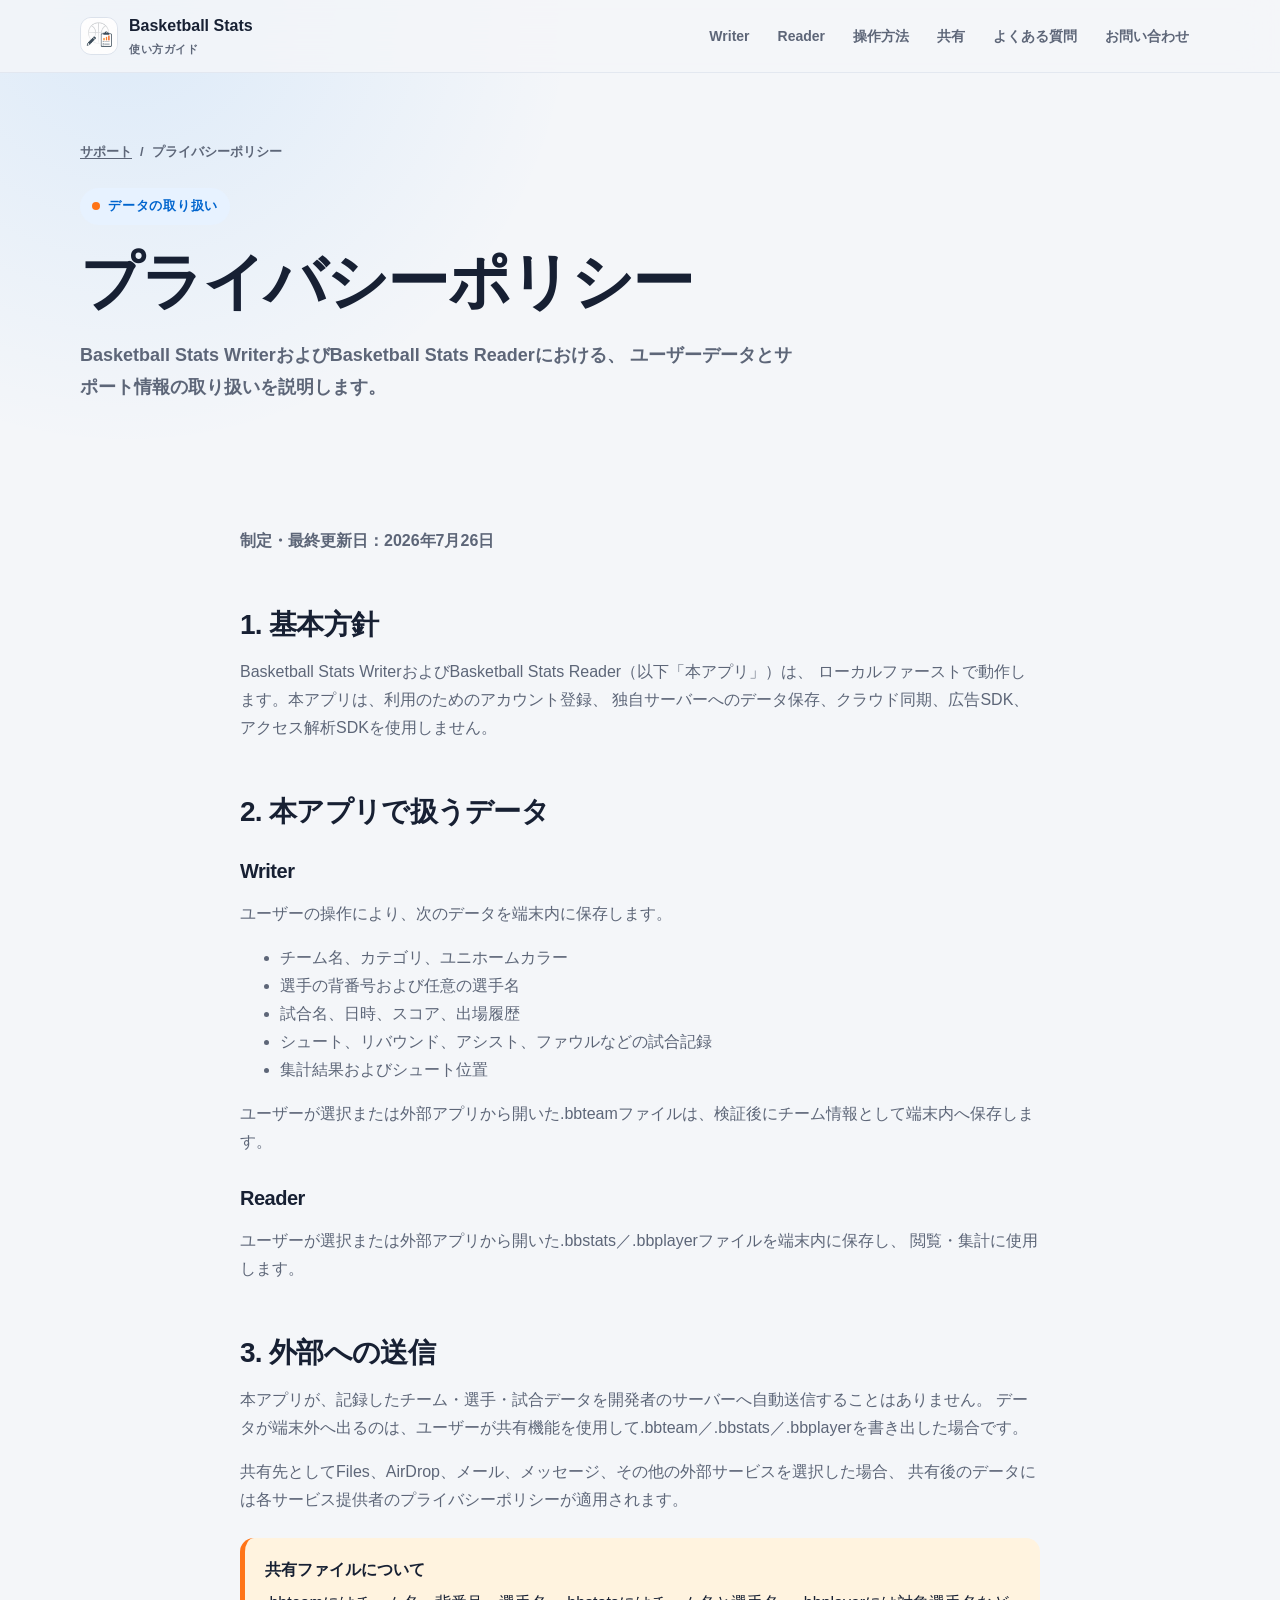
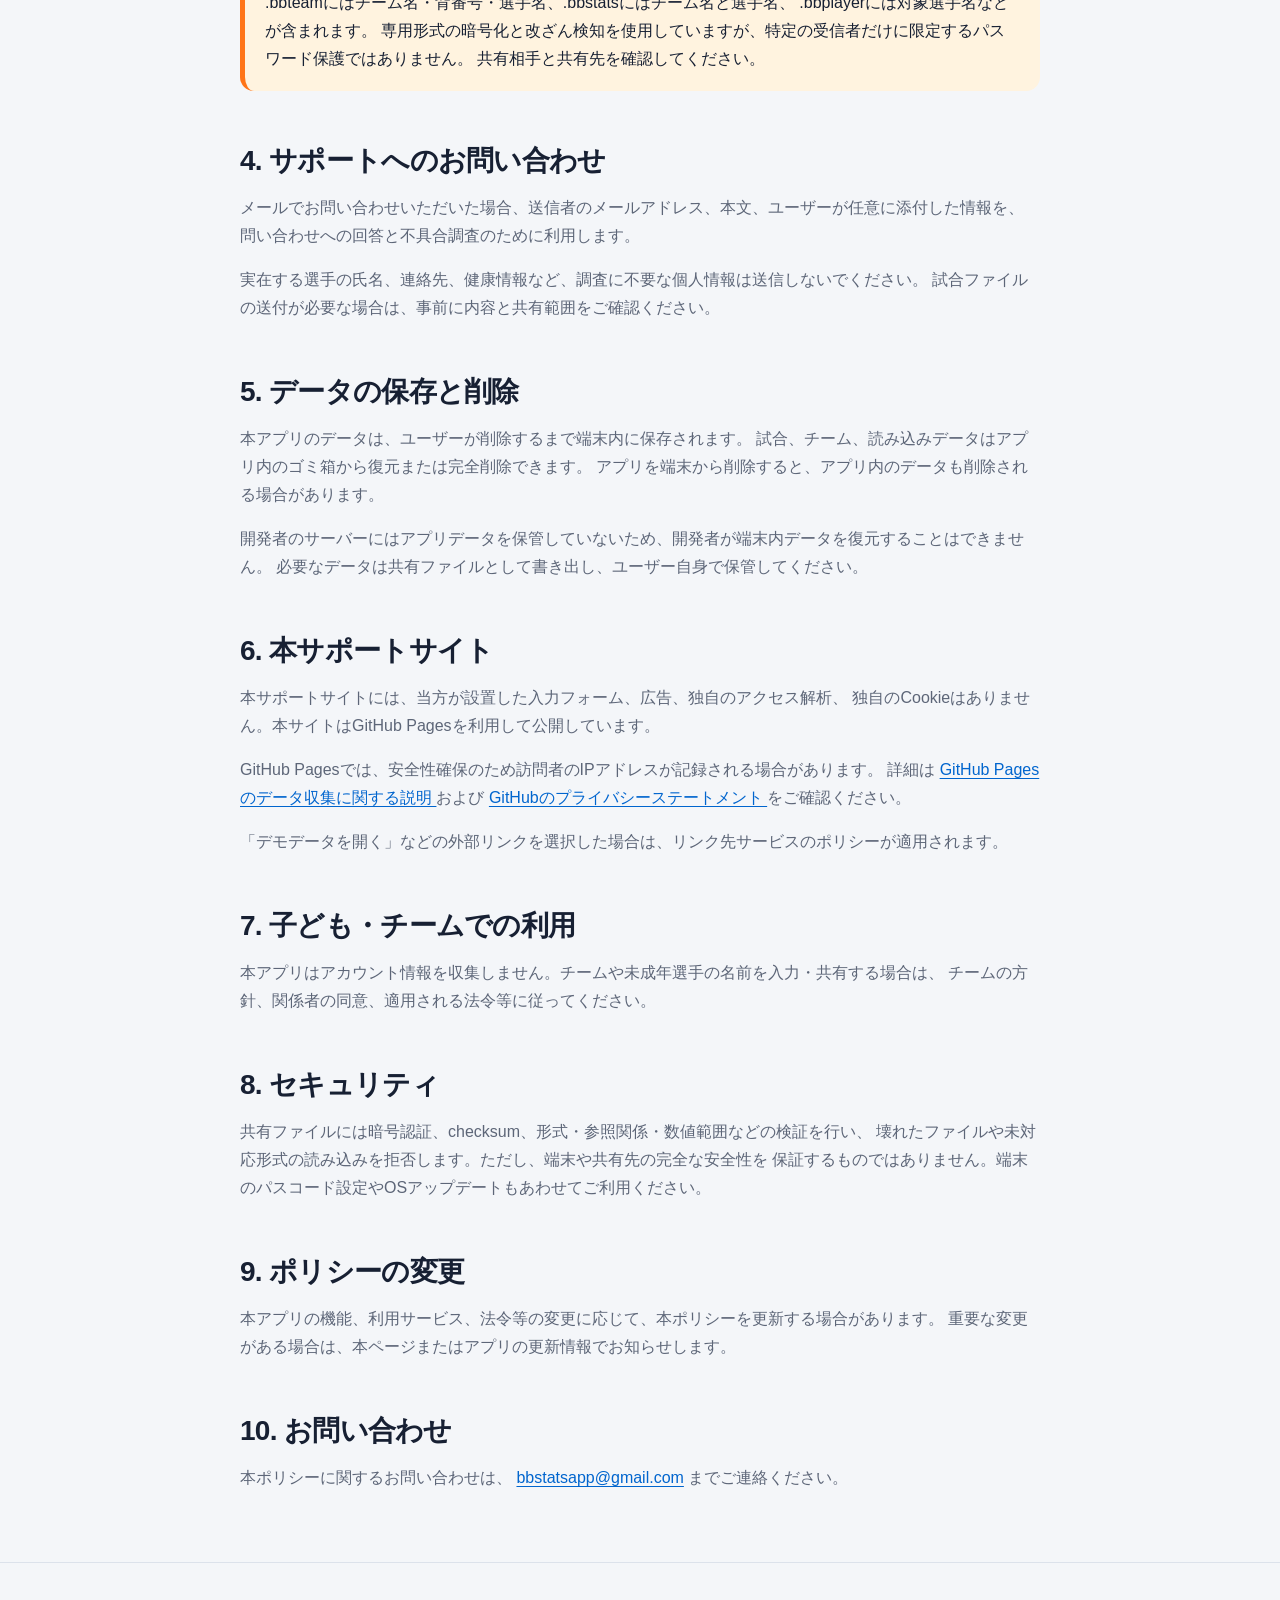
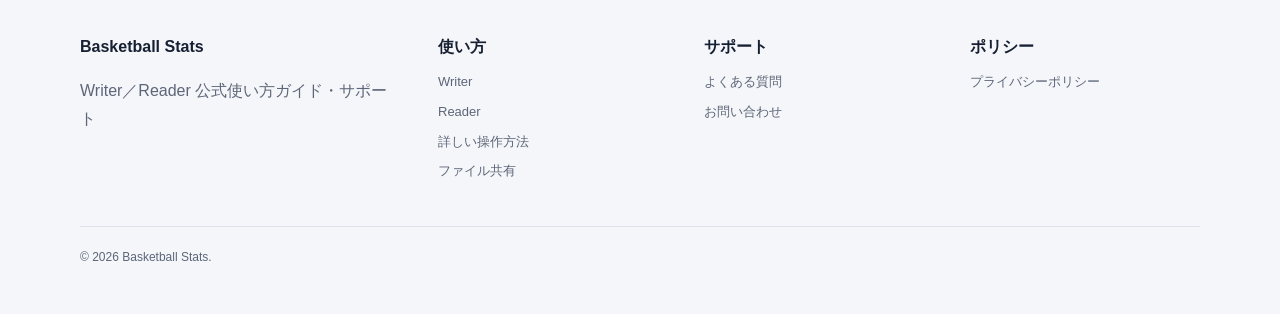
<file: privacy.html>
<!doctype html>
<html lang="ja">
<head>
  <meta charset="utf-8">
  <meta name="viewport" content="width=device-width, initial-scale=1">
  <meta name="description" content="Basketball Stats Writer／Readerのプライバシーポリシー。端末内データ、共有ファイル、サポートサイトの取り扱いを説明します。">
  <meta name="theme-color" content="#087ff5">
  <title>プライバシーポリシー｜Basketball Stats</title>
  <link rel="icon" href="assets/images/writer-icon.png">
  <link rel="stylesheet" href="styles.css">
</head>
<body>
  <a class="skip-link" href="#main">本文へ移動</a>
  <header class="site-header">
    <div class="header-inner">
      <a class="brand" href="index.html">
        <img src="assets/images/writer-icon.png" alt="" width="38" height="38">
        <span>Basketball Stats<small>使い方ガイド</small></span>
      </a>
      <nav class="site-nav" aria-label="メインナビゲーション">
        <a href="writer.html">Writer</a>
        <a href="reader.html">Reader</a>
        <a href="operations.html">操作方法</a>
        <a href="sharing.html">共有</a>
        <a href="faq.html">よくある質問</a>
        <a href="contact.html">お問い合わせ</a>
      </nav>
    </div>
  </header>

  <main id="main">
    <section class="container page-hero">
      <nav class="breadcrumbs" aria-label="パンくずリスト">
        <a href="index.html">サポート</a><span aria-hidden="true">/</span><span>プライバシーポリシー</span>
      </nav>
      <p class="eyebrow">データの取り扱い</p>
      <h1>プライバシーポリシー</h1>
      <p class="page-summary">
        Basketball Stats WriterおよびBasketball Stats Readerにおける、
        ユーザーデータとサポート情報の取り扱いを説明します。
      </p>
    </section>

    <article class="container prose section compact">
      <p><strong>制定・最終更新日：2026年7月26日</strong></p>

      <h2>1. 基本方針</h2>
      <p>
        Basketball Stats WriterおよびBasketball Stats Reader（以下「本アプリ」）は、
        ローカルファーストで動作します。本アプリは、利用のためのアカウント登録、
        独自サーバーへのデータ保存、クラウド同期、広告SDK、アクセス解析SDKを使用しません。
      </p>

      <h2>2. 本アプリで扱うデータ</h2>
      <h3>Writer</h3>
      <p>ユーザーの操作により、次のデータを端末内に保存します。</p>
      <ul>
        <li>チーム名、カテゴリ、ユニホームカラー</li>
        <li>選手の背番号および任意の選手名</li>
        <li>試合名、日時、スコア、出場履歴</li>
        <li>シュート、リバウンド、アシスト、ファウルなどの試合記録</li>
        <li>集計結果およびシュート位置</li>
      </ul>
      <p>
        ユーザーが選択または外部アプリから開いた.bbteamファイルは、検証後にチーム情報として端末内へ保存します。
      </p>

      <h3>Reader</h3>
      <p>
        ユーザーが選択または外部アプリから開いた.bbstats／.bbplayerファイルを端末内に保存し、
        閲覧・集計に使用します。
      </p>

      <h2>3. 外部への送信</h2>
      <p>
        本アプリが、記録したチーム・選手・試合データを開発者のサーバーへ自動送信することはありません。
        データが端末外へ出るのは、ユーザーが共有機能を使用して.bbteam／.bbstats／.bbplayerを書き出した場合です。
      </p>
      <p>
        共有先としてFiles、AirDrop、メール、メッセージ、その他の外部サービスを選択した場合、
        共有後のデータには各サービス提供者のプライバシーポリシーが適用されます。
      </p>

      <div class="warning">
        <strong>共有ファイルについて</strong>
        .bbteamにはチーム名・背番号・選手名、.bbstatsにはチーム名と選手名、
        .bbplayerには対象選手名などが含まれます。
        専用形式の暗号化と改ざん検知を使用していますが、特定の受信者だけに限定するパスワード保護ではありません。
        共有相手と共有先を確認してください。
      </div>

      <h2>4. サポートへのお問い合わせ</h2>
      <p>
        メールでお問い合わせいただいた場合、送信者のメールアドレス、本文、ユーザーが任意に添付した情報を、
        問い合わせへの回答と不具合調査のために利用します。
      </p>
      <p>
        実在する選手の氏名、連絡先、健康情報など、調査に不要な個人情報は送信しないでください。
        試合ファイルの送付が必要な場合は、事前に内容と共有範囲をご確認ください。
      </p>

      <h2>5. データの保存と削除</h2>
      <p>
        本アプリのデータは、ユーザーが削除するまで端末内に保存されます。
        試合、チーム、読み込みデータはアプリ内のゴミ箱から復元または完全削除できます。
        アプリを端末から削除すると、アプリ内のデータも削除される場合があります。
      </p>
      <p>
        開発者のサーバーにはアプリデータを保管していないため、開発者が端末内データを復元することはできません。
        必要なデータは共有ファイルとして書き出し、ユーザー自身で保管してください。
      </p>

      <h2>6. 本サポートサイト</h2>
      <p>
        本サポートサイトには、当方が設置した入力フォーム、広告、独自のアクセス解析、
        独自のCookieはありません。本サイトはGitHub Pagesを利用して公開しています。
      </p>
      <p>
        GitHub Pagesでは、安全性確保のため訪問者のIPアドレスが記録される場合があります。
        詳細は
        <a href="https://docs.github.com/en/pages/getting-started-with-github-pages/what-is-github-pages#data-collection" rel="external">
          GitHub Pagesのデータ収集に関する説明
        </a>
        および
        <a href="https://docs.github.com/en/site-policy/privacy-policies/github-general-privacy-statement" rel="external">
          GitHubのプライバシーステートメント
        </a>
        をご確認ください。
      </p>
      <p>
        「デモデータを開く」などの外部リンクを選択した場合は、リンク先サービスのポリシーが適用されます。
      </p>

      <h2>7. 子ども・チームでの利用</h2>
      <p>
        本アプリはアカウント情報を収集しません。チームや未成年選手の名前を入力・共有する場合は、
        チームの方針、関係者の同意、適用される法令等に従ってください。
      </p>

      <h2>8. セキュリティ</h2>
      <p>
        共有ファイルには暗号認証、checksum、形式・参照関係・数値範囲などの検証を行い、
        壊れたファイルや未対応形式の読み込みを拒否します。ただし、端末や共有先の完全な安全性を
        保証するものではありません。端末のパスコード設定やOSアップデートもあわせてご利用ください。
      </p>

      <h2>9. ポリシーの変更</h2>
      <p>
        本アプリの機能、利用サービス、法令等の変更に応じて、本ポリシーを更新する場合があります。
        重要な変更がある場合は、本ページまたはアプリの更新情報でお知らせします。
      </p>

      <h2>10. お問い合わせ</h2>
      <p>
        本ポリシーに関するお問い合わせは、
        <a href="mailto:bbstatsapp@gmail.com">bbstatsapp@gmail.com</a>
        までご連絡ください。
      </p>
    </article>
  </main>

  <footer class="site-footer">
    <div class="container">
      <div class="footer-grid">
        <div><p class="footer-title">Basketball Stats</p><p>Writer／Reader 公式使い方ガイド・サポート</p></div>
        <div class="footer-links"><p class="footer-title">使い方</p><a href="writer.html">Writer</a><a href="reader.html">Reader</a><a href="operations.html">詳しい操作方法</a><a href="sharing.html">ファイル共有</a></div>
        <div class="footer-links"><p class="footer-title">サポート</p><a href="faq.html">よくある質問</a><a href="contact.html">お問い合わせ</a></div>
        <div class="footer-links"><p class="footer-title">ポリシー</p><a href="privacy.html">プライバシーポリシー</a></div>
      </div>
      <p class="footer-note">© 2026 Basketball Stats.</p>
    </div>
  </footer>
</body>
</html>
</file>
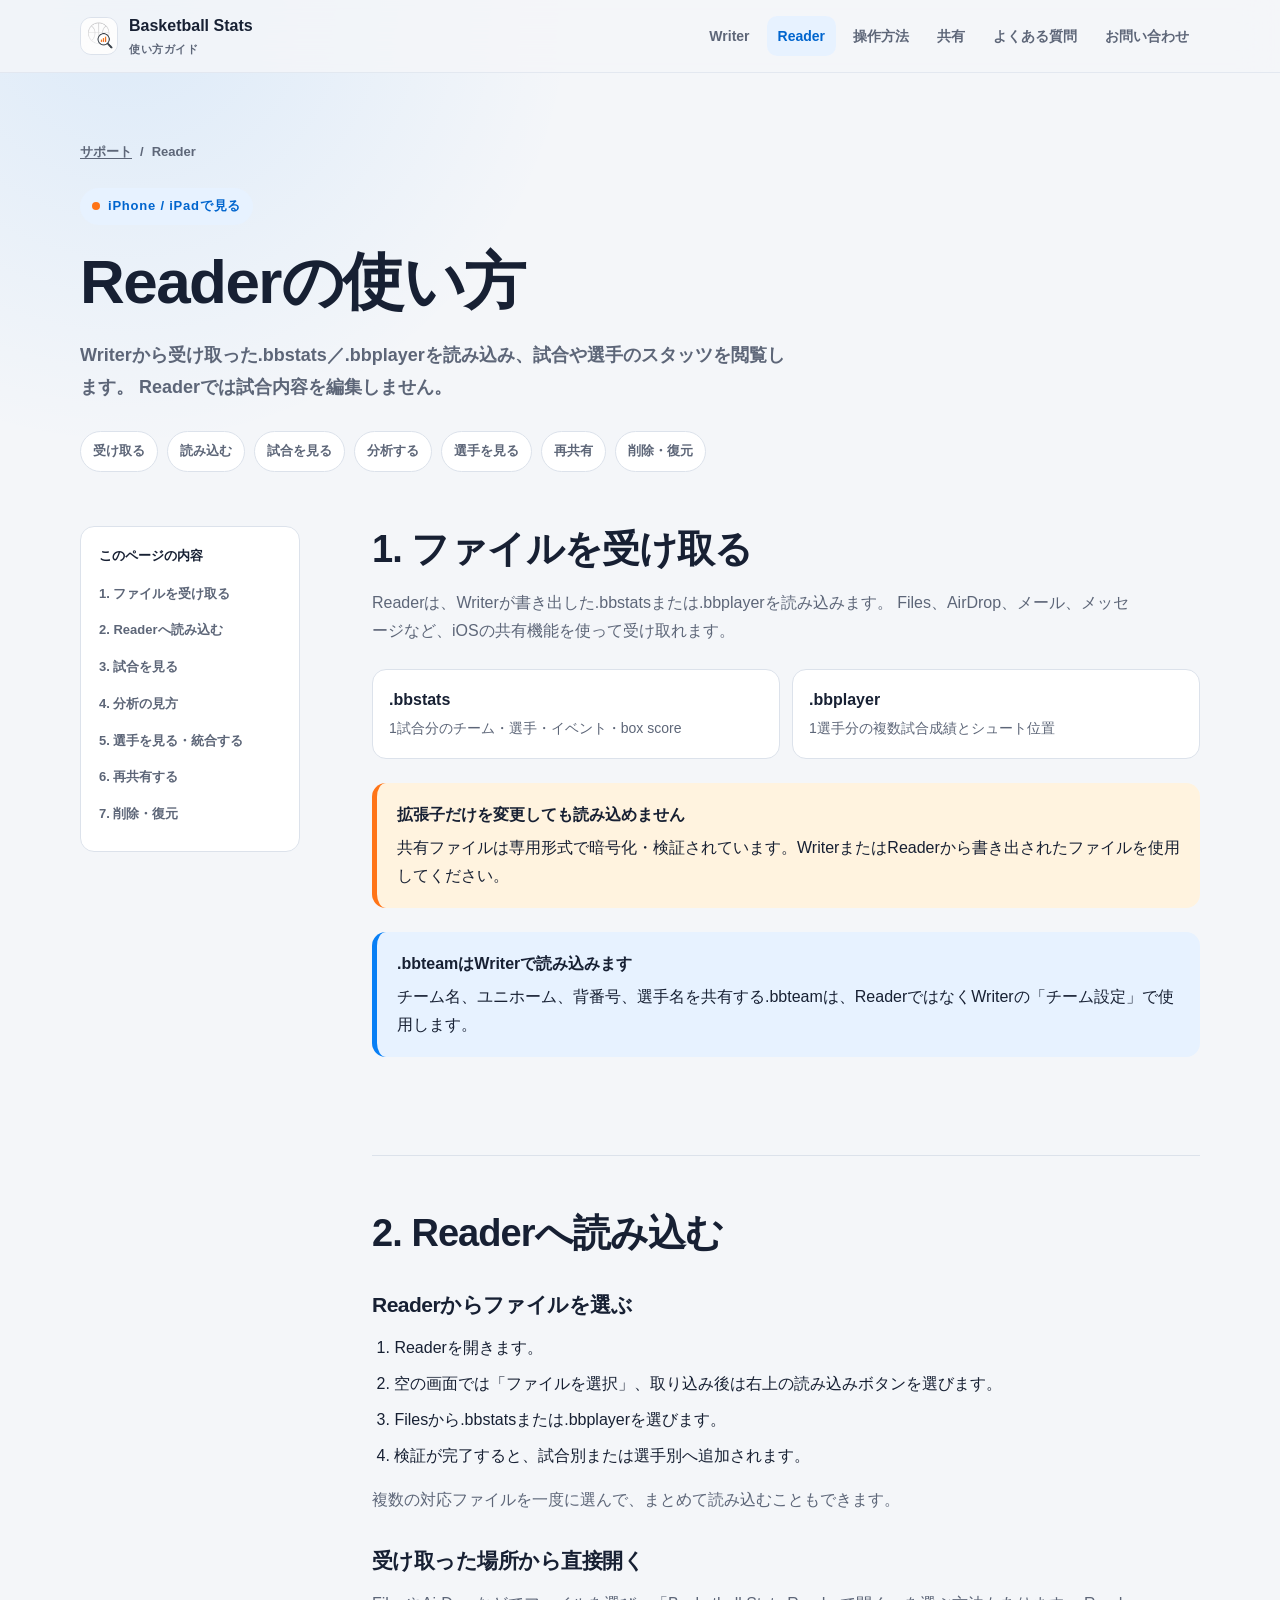
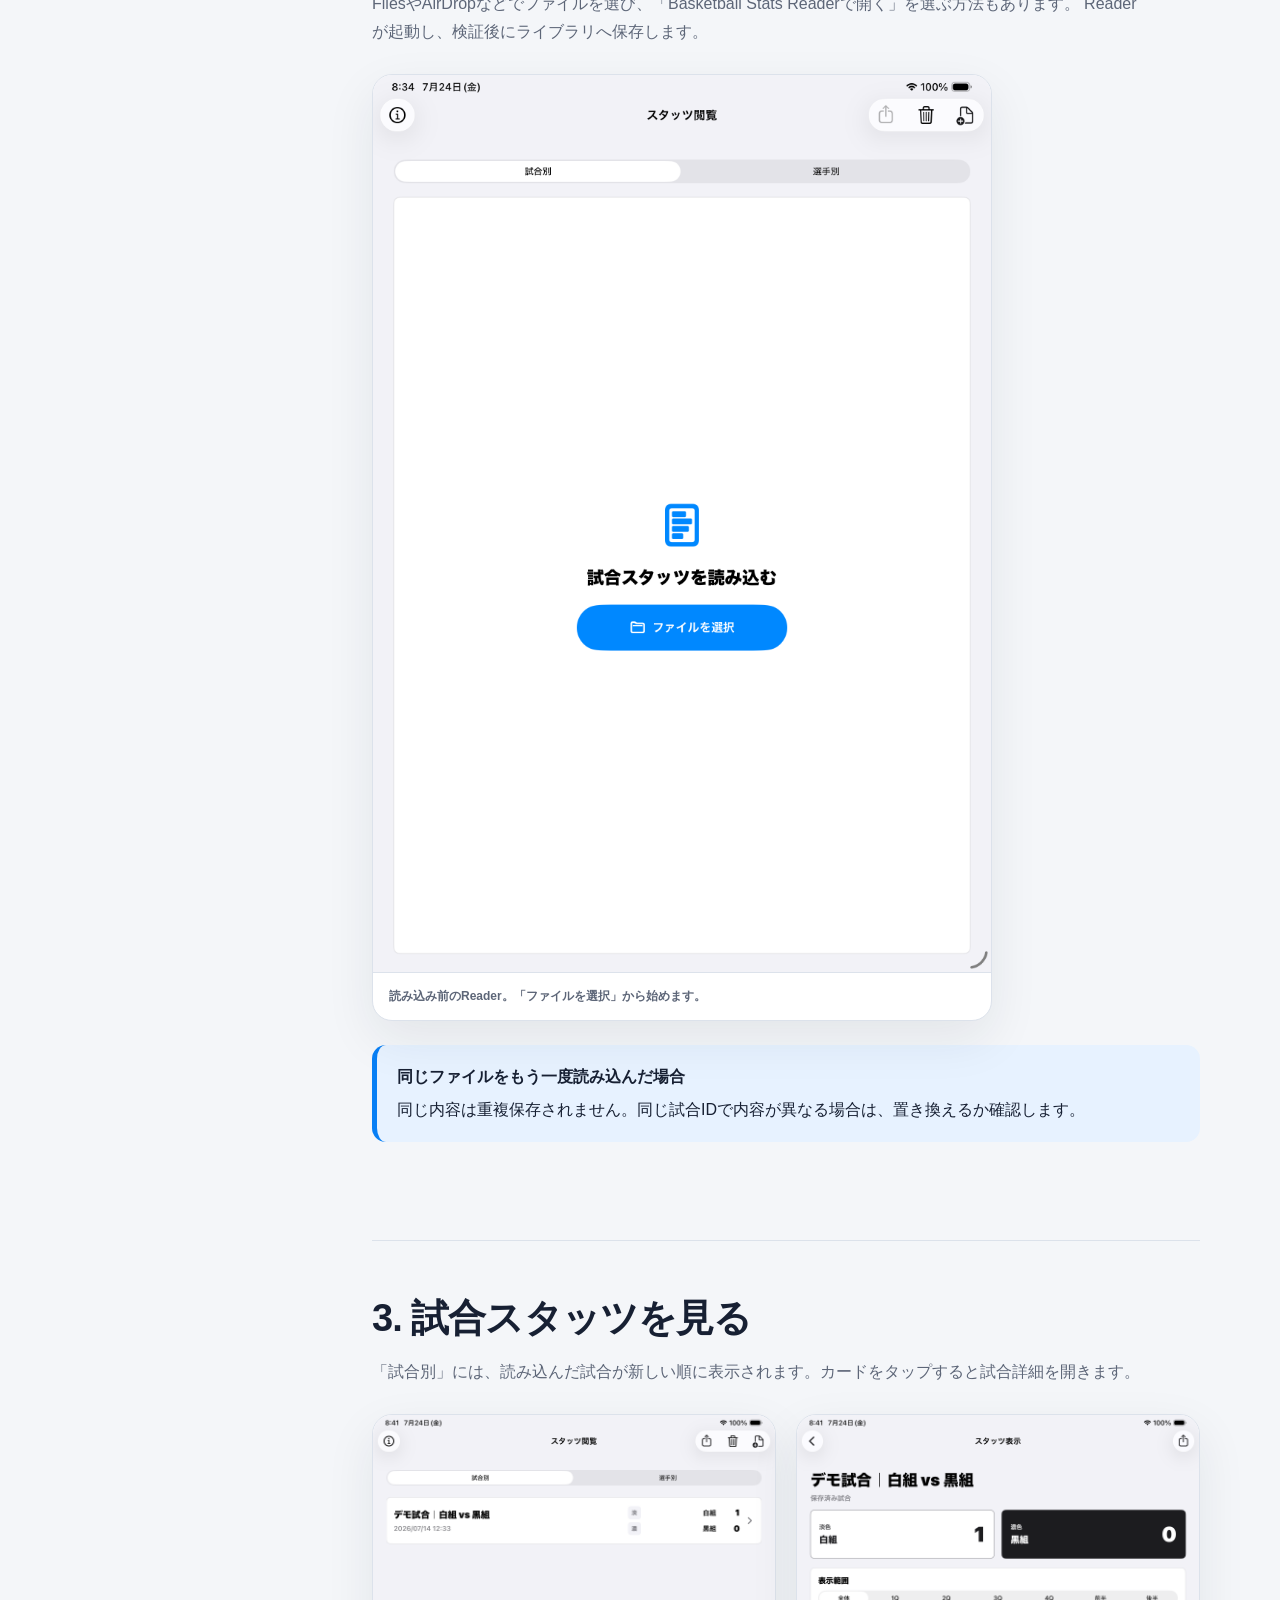
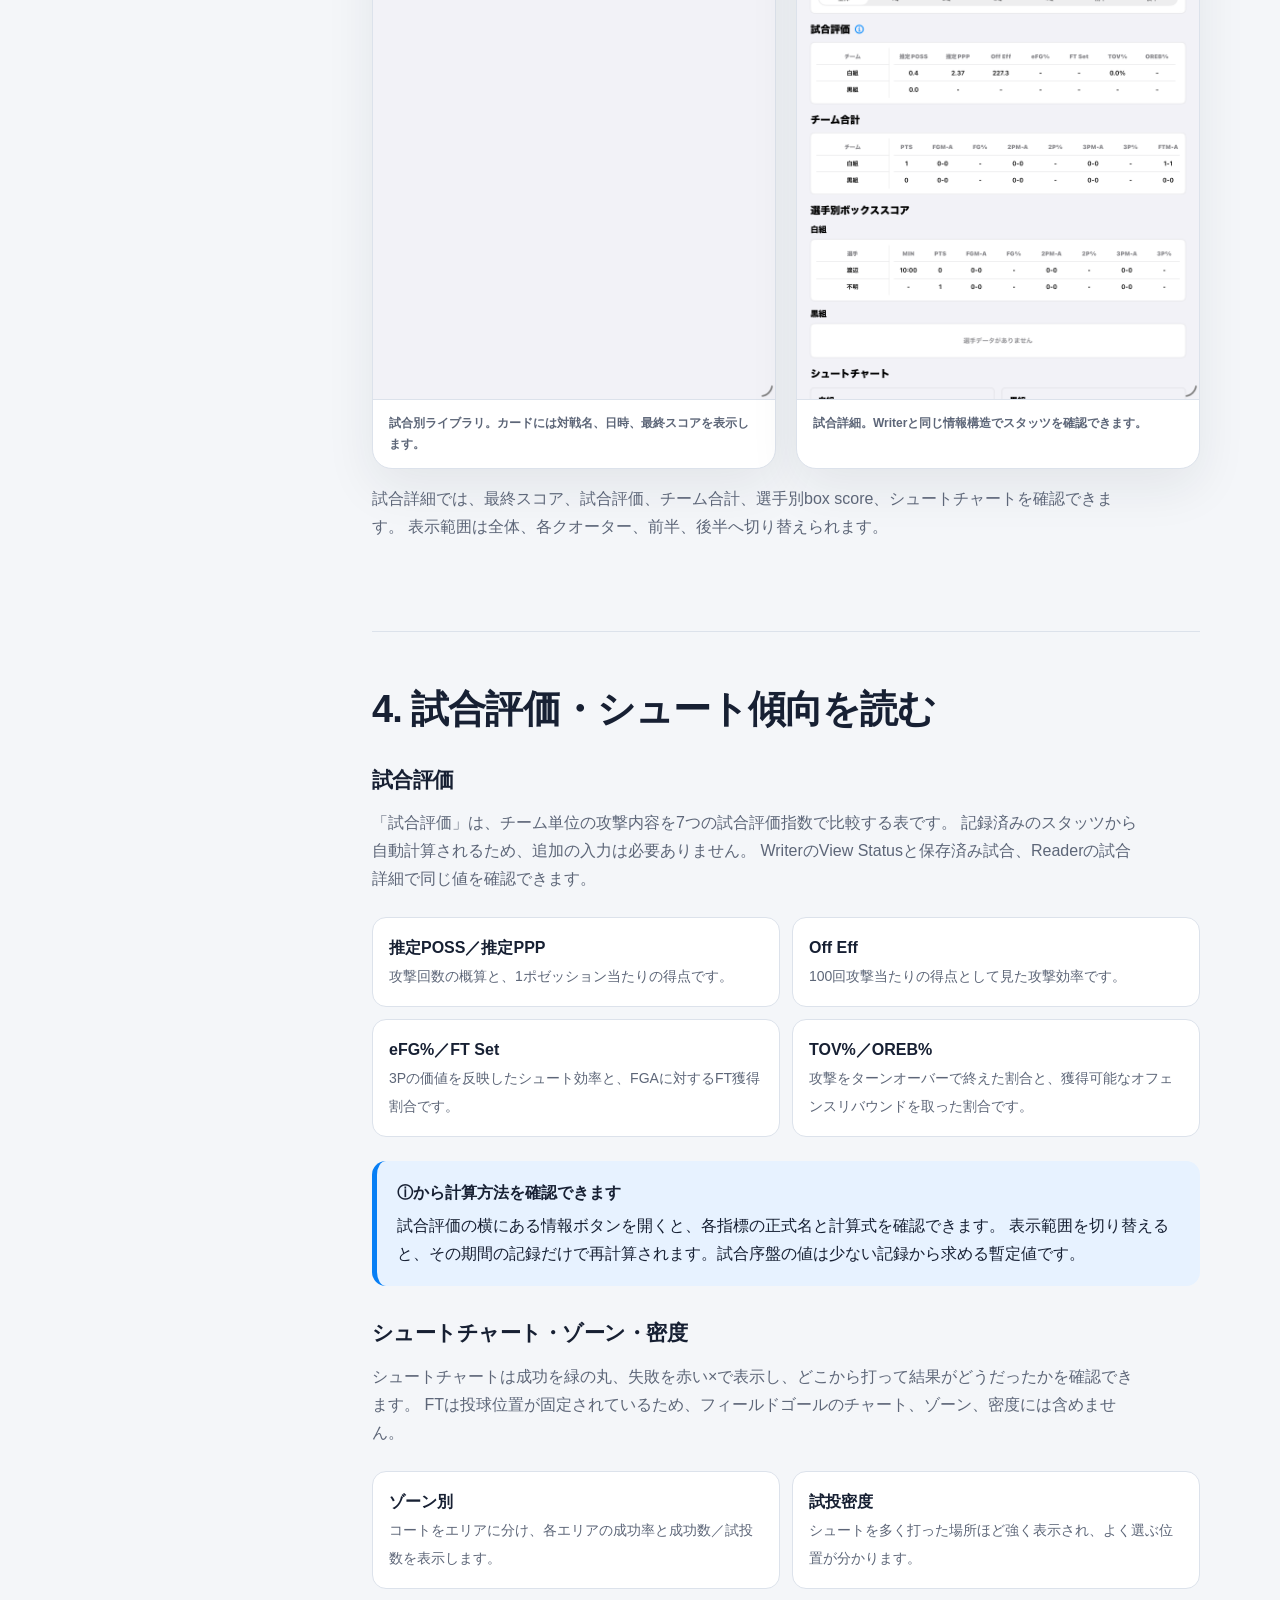
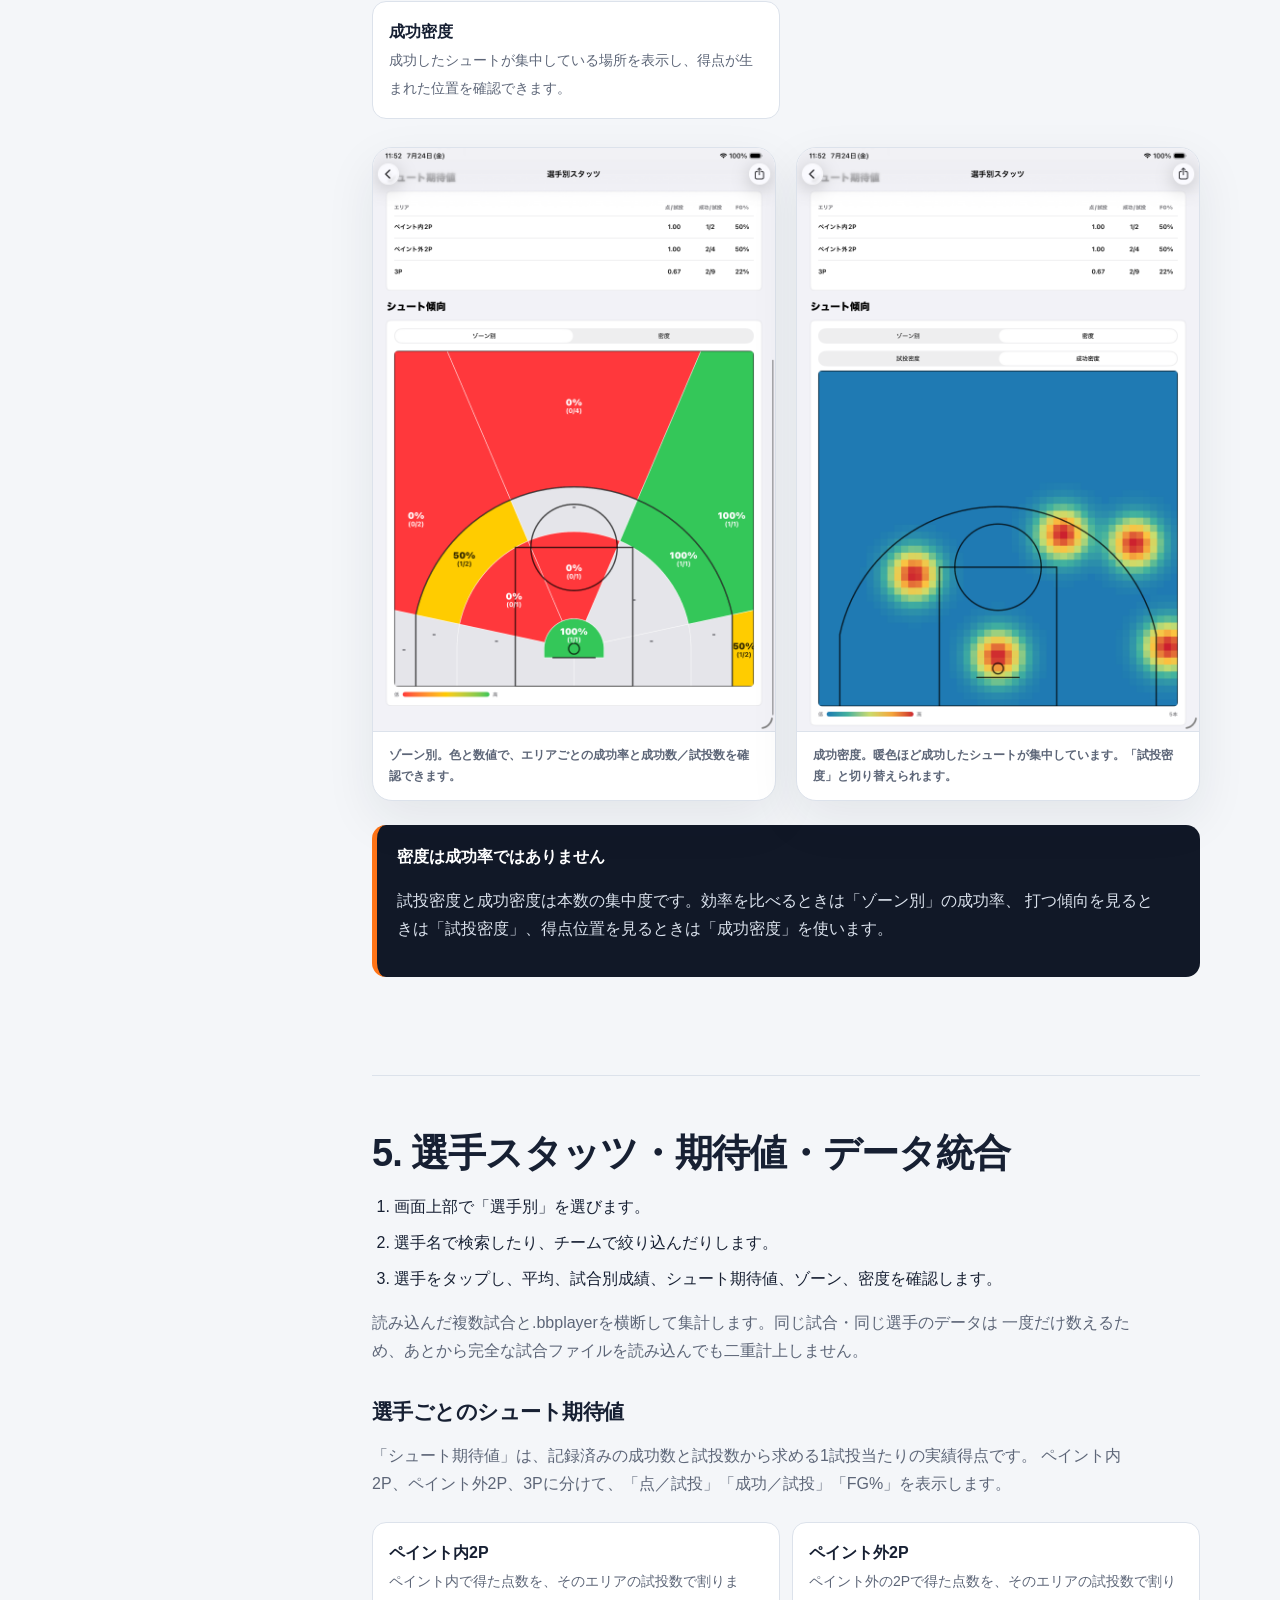
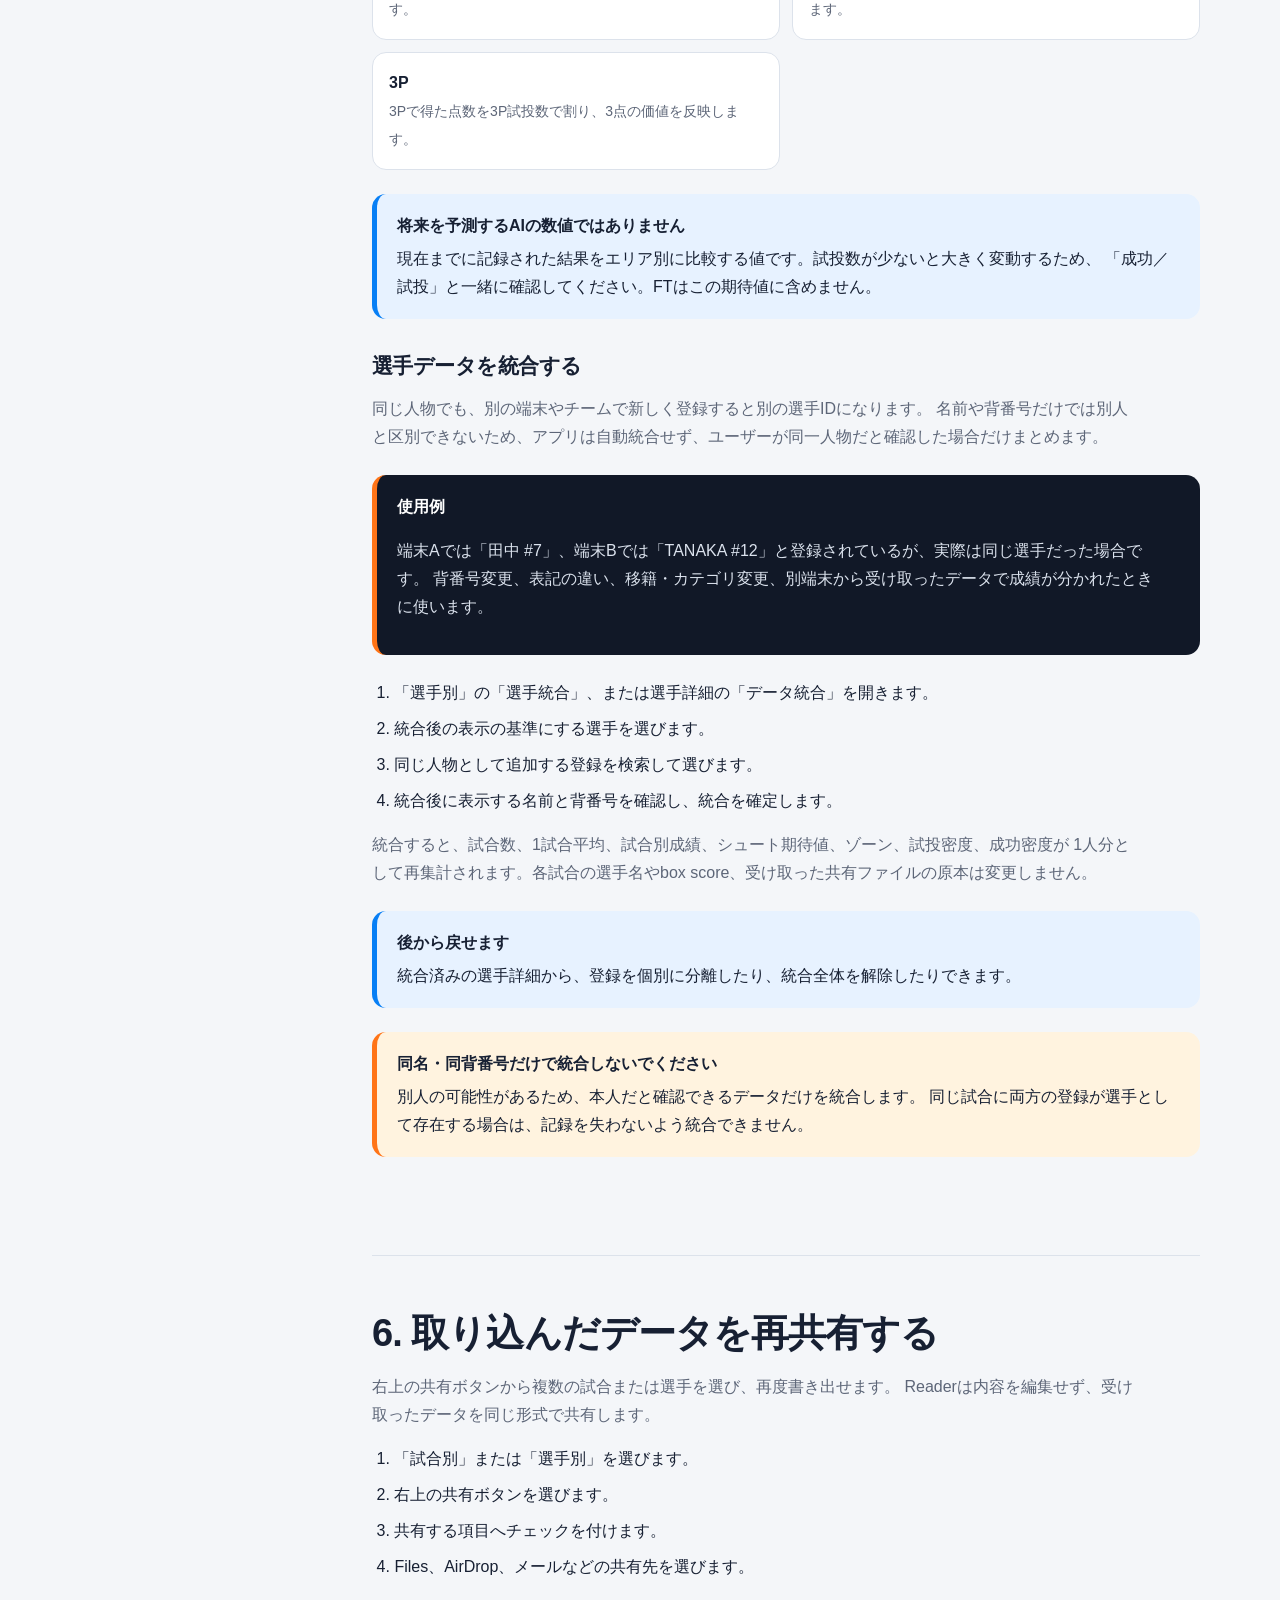
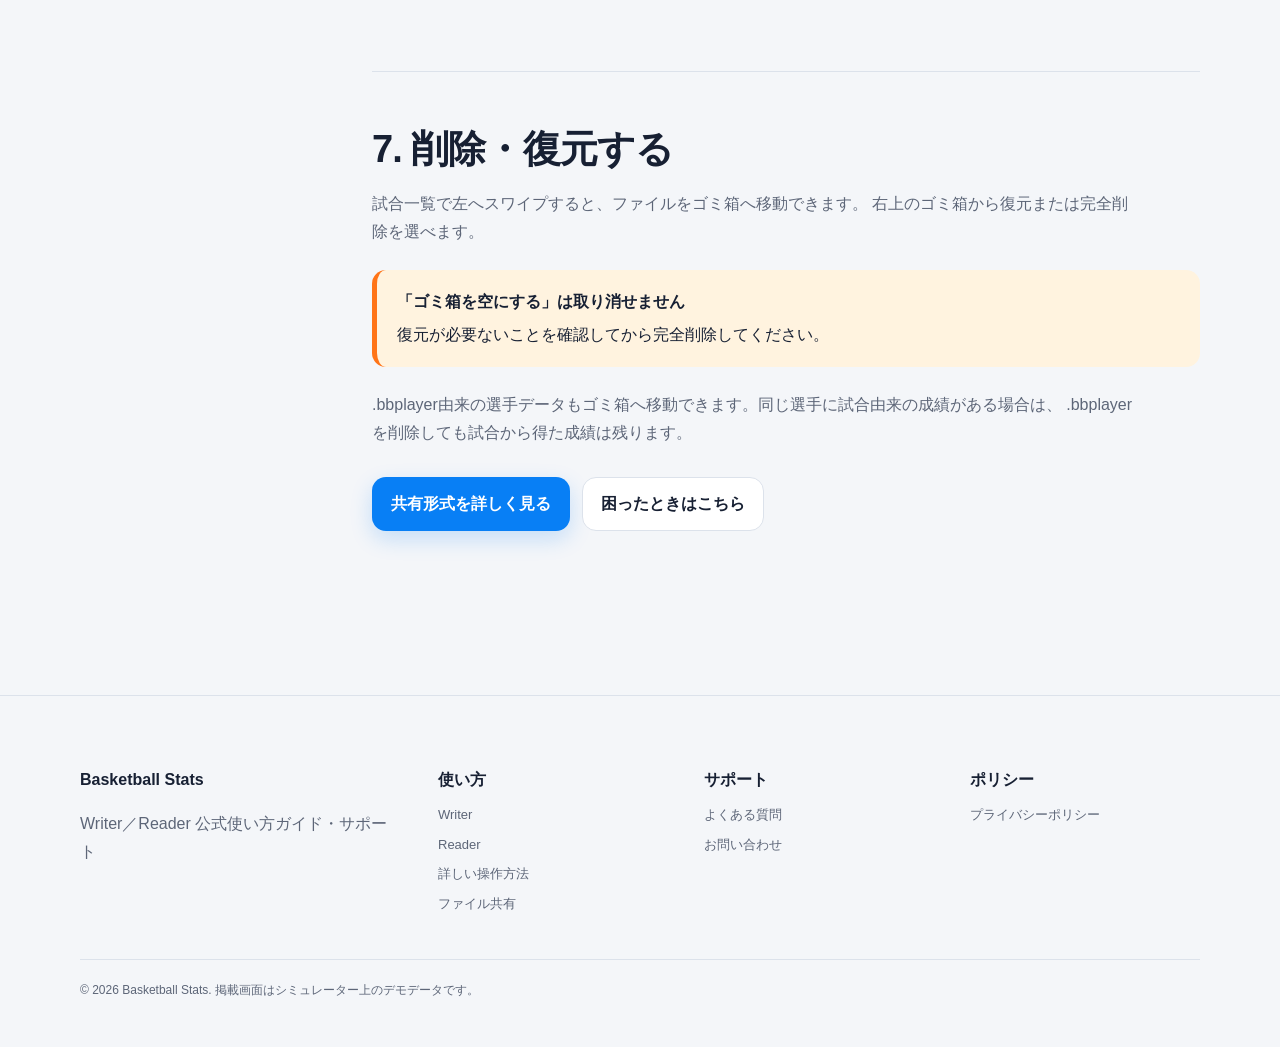
<file: reader.html>
<!doctype html>
<html lang="ja">
<head>
  <meta charset="utf-8">
  <meta name="viewport" content="width=device-width, initial-scale=1">
  <meta name="description" content="Basketball Stats Readerの使い方。試合評価、シュートチャート・密度、選手別期待値、データ統合、共有と復元を説明します。">
  <meta name="theme-color" content="#087ff5">
  <title>Readerの使い方｜Basketball Stats</title>
  <link rel="icon" href="assets/images/reader-icon.png">
  <link rel="stylesheet" href="styles.css">
</head>
<body>
  <a class="skip-link" href="#main">本文へ移動</a>
  <header class="site-header">
    <div class="header-inner">
      <a class="brand" href="index.html">
        <img src="assets/images/reader-icon.png" alt="" width="38" height="38">
        <span>Basketball Stats<small>使い方ガイド</small></span>
      </a>
      <nav class="site-nav" aria-label="メインナビゲーション">
        <a href="writer.html">Writer</a>
        <a href="reader.html" aria-current="page">Reader</a>
        <a href="operations.html">操作方法</a>
        <a href="sharing.html">共有</a>
        <a href="faq.html">よくある質問</a>
        <a href="contact.html">お問い合わせ</a>
      </nav>
    </div>
  </header>

  <main id="main">
    <section class="container page-hero">
      <nav class="breadcrumbs" aria-label="パンくずリスト">
        <a href="index.html">サポート</a><span aria-hidden="true">/</span><span>Reader</span>
      </nav>
      <p class="eyebrow">iPhone / iPadで見る</p>
      <h1>Readerの使い方</h1>
      <p class="page-summary">
        Writerから受け取った.bbstats／.bbplayerを読み込み、試合や選手のスタッツを閲覧します。
        Readerでは試合内容を編集しません。
      </p>
      <nav class="anchor-nav" aria-label="ページ内ナビゲーション">
        <a href="#receive">受け取る</a>
        <a href="#import">読み込む</a>
        <a href="#games">試合を見る</a>
        <a href="#analysis">分析する</a>
        <a href="#players">選手を見る</a>
        <a href="#share">再共有</a>
        <a href="#trash">削除・復元</a>
      </nav>
    </section>

    <div class="container guide-layout">
      <aside class="guide-toc" aria-label="目次">
        <strong>このページの内容</strong>
        <a href="#receive">1. ファイルを受け取る</a>
        <a href="#import">2. Readerへ読み込む</a>
        <a href="#games">3. 試合を見る</a>
        <a href="#analysis">4. 分析の見方</a>
        <a href="#players">5. 選手を見る・統合する</a>
        <a href="#share">6. 再共有する</a>
        <a href="#trash">7. 削除・復元</a>
      </aside>

      <div class="guide-content">
        <section class="guide-section" id="receive">
          <h2>1. ファイルを受け取る</h2>
          <p>
            Readerは、Writerが書き出した.bbstatsまたは.bbplayerを読み込みます。
            Files、AirDrop、メール、メッセージなど、iOSの共有機能を使って受け取れます。
          </p>
          <div class="feature-list">
            <div class="feature-item"><strong>.bbstats</strong><span>1試合分のチーム・選手・イベント・box score</span></div>
            <div class="feature-item"><strong>.bbplayer</strong><span>1選手分の複数試合成績とシュート位置</span></div>
          </div>
          <div class="warning">
            <strong>拡張子だけを変更しても読み込めません</strong>
            共有ファイルは専用形式で暗号化・検証されています。WriterまたはReaderから書き出されたファイルを使用してください。
          </div>
          <div class="tip">
            <strong>.bbteamはWriterで読み込みます</strong>
            チーム名、ユニホーム、背番号、選手名を共有する.bbteamは、ReaderではなくWriterの「チーム設定」で使用します。
          </div>
        </section>

        <section class="guide-section" id="import">
          <h2>2. Readerへ読み込む</h2>
          <h3>Readerからファイルを選ぶ</h3>
          <ol>
            <li>Readerを開きます。</li>
            <li>空の画面では「ファイルを選択」、取り込み後は右上の読み込みボタンを選びます。</li>
            <li>Filesから.bbstatsまたは.bbplayerを選びます。</li>
            <li>検証が完了すると、試合別または選手別へ追加されます。</li>
          </ol>
          <p>複数の対応ファイルを一度に選んで、まとめて読み込むこともできます。</p>

          <h3>受け取った場所から直接開く</h3>
          <p>
            FilesやAirDropなどでファイルを選び、「Basketball Stats Readerで開く」を選ぶ方法もあります。
            Readerが起動し、検証後にライブラリへ保存します。
          </p>
          <div class="screenshot-grid single">
            <figure class="screenshot">
              <a href="assets/images/reader-empty.png">
                <img src="assets/images/reader-empty.png" alt="試合データを読み込む前のReader画面" width="1668" height="2420">
              </a>
              <figcaption>読み込み前のReader。「ファイルを選択」から始めます。</figcaption>
            </figure>
          </div>
          <div class="tip">
            <strong>同じファイルをもう一度読み込んだ場合</strong>
            同じ内容は重複保存されません。同じ試合IDで内容が異なる場合は、置き換えるか確認します。
          </div>
        </section>

        <section class="guide-section" id="games">
          <h2>3. 試合スタッツを見る</h2>
          <p>
            「試合別」には、読み込んだ試合が新しい順に表示されます。カードをタップすると試合詳細を開きます。
          </p>
          <div class="screenshot-grid">
            <figure class="screenshot">
              <a href="assets/images/reader-library.png">
                <img src="assets/images/reader-library.png" alt="試合を読み込んだReaderのライブラリ画面" width="1668" height="2420" loading="lazy">
              </a>
              <figcaption>試合別ライブラリ。カードには対戦名、日時、最終スコアを表示します。</figcaption>
            </figure>
            <figure class="screenshot">
              <a href="assets/images/reader-game-detail.png">
                <img src="assets/images/reader-game-detail.png" alt="Readerで表示した試合スタッツ詳細" width="1668" height="2420" loading="lazy">
              </a>
              <figcaption>試合詳細。Writerと同じ情報構造でスタッツを確認できます。</figcaption>
            </figure>
          </div>
          <p>
            試合詳細では、最終スコア、試合評価、チーム合計、選手別box score、シュートチャートを確認できます。
            表示範囲は全体、各クオーター、前半、後半へ切り替えられます。
          </p>
        </section>

        <section class="guide-section" id="analysis">
          <h2>4. 試合評価・シュート傾向を読む</h2>
          <h3>試合評価</h3>
          <p>
            「試合評価」は、チーム単位の攻撃内容を7つの試合評価指数で比較する表です。
            記録済みのスタッツから自動計算されるため、追加の入力は必要ありません。
            WriterのView Statusと保存済み試合、Readerの試合詳細で同じ値を確認できます。
          </p>
          <div class="feature-list">
            <div class="feature-item"><strong>推定POSS／推定PPP</strong><span>攻撃回数の概算と、1ポゼッション当たりの得点です。</span></div>
            <div class="feature-item"><strong>Off Eff</strong><span>100回攻撃当たりの得点として見た攻撃効率です。</span></div>
            <div class="feature-item"><strong>eFG%／FT Set</strong><span>3Pの価値を反映したシュート効率と、FGAに対するFT獲得割合です。</span></div>
            <div class="feature-item"><strong>TOV%／OREB%</strong><span>攻撃をターンオーバーで終えた割合と、獲得可能なオフェンスリバウンドを取った割合です。</span></div>
          </div>
          <div class="tip">
            <strong>ⓘから計算方法を確認できます</strong>
            試合評価の横にある情報ボタンを開くと、各指標の正式名と計算式を確認できます。
            表示範囲を切り替えると、その期間の記録だけで再計算されます。試合序盤の値は少ない記録から求める暫定値です。
          </div>

          <h3>シュートチャート・ゾーン・密度</h3>
          <p>
            シュートチャートは成功を緑の丸、失敗を赤い×で表示し、どこから打って結果がどうだったかを確認できます。
            FTは投球位置が固定されているため、フィールドゴールのチャート、ゾーン、密度には含めません。
          </p>
          <div class="feature-list">
            <div class="feature-item"><strong>ゾーン別</strong><span>コートをエリアに分け、各エリアの成功率と成功数／試投数を表示します。</span></div>
            <div class="feature-item"><strong>試投密度</strong><span>シュートを多く打った場所ほど強く表示され、よく選ぶ位置が分かります。</span></div>
            <div class="feature-item"><strong>成功密度</strong><span>成功したシュートが集中している場所を表示し、得点が生まれた位置を確認できます。</span></div>
          </div>
          <div class="screenshot-grid">
            <figure class="screenshot">
              <a href="assets/images/reader-shot-zones.png">
                <img src="assets/images/reader-shot-zones.png" alt="選手別スタッツのゾーン別シュート傾向画面" width="1668" height="2420" loading="lazy">
              </a>
              <figcaption>ゾーン別。色と数値で、エリアごとの成功率と成功数／試投数を確認できます。</figcaption>
            </figure>
            <figure class="screenshot">
              <a href="assets/images/reader-shot-density.png">
                <img src="assets/images/reader-shot-density.png" alt="選手別スタッツの成功密度ヒートマップ画面" width="1668" height="2420" loading="lazy">
              </a>
              <figcaption>成功密度。暖色ほど成功したシュートが集中しています。「試投密度」と切り替えられます。</figcaption>
            </figure>
          </div>
          <div class="important">
            <strong>密度は成功率ではありません</strong>
            <p>
              試投密度と成功密度は本数の集中度です。効率を比べるときは「ゾーン別」の成功率、
              打つ傾向を見るときは「試投密度」、得点位置を見るときは「成功密度」を使います。
            </p>
          </div>
        </section>

        <section class="guide-section" id="players">
          <h2>5. 選手スタッツ・期待値・データ統合</h2>
          <ol>
            <li>画面上部で「選手別」を選びます。</li>
            <li>選手名で検索したり、チームで絞り込んだりします。</li>
            <li>選手をタップし、平均、試合別成績、シュート期待値、ゾーン、密度を確認します。</li>
          </ol>
          <p>
            読み込んだ複数試合と.bbplayerを横断して集計します。同じ試合・同じ選手のデータは
            一度だけ数えるため、あとから完全な試合ファイルを読み込んでも二重計上しません。
          </p>

          <h3>選手ごとのシュート期待値</h3>
          <p>
            「シュート期待値」は、記録済みの成功数と試投数から求める1試投当たりの実績得点です。
            ペイント内2P、ペイント外2P、3Pに分けて、「点／試投」「成功／試投」「FG%」を表示します。
          </p>
          <div class="feature-list">
            <div class="feature-item"><strong>ペイント内2P</strong><span>ペイント内で得た点数を、そのエリアの試投数で割ります。</span></div>
            <div class="feature-item"><strong>ペイント外2P</strong><span>ペイント外の2Pで得た点数を、そのエリアの試投数で割ります。</span></div>
            <div class="feature-item"><strong>3P</strong><span>3Pで得た点数を3P試投数で割り、3点の価値を反映します。</span></div>
          </div>
          <div class="tip">
            <strong>将来を予測するAIの数値ではありません</strong>
            現在までに記録された結果をエリア別に比較する値です。試投数が少ないと大きく変動するため、
            「成功／試投」と一緒に確認してください。FTはこの期待値に含めません。
          </div>

          <h3>選手データを統合する</h3>
          <p>
            同じ人物でも、別の端末やチームで新しく登録すると別の選手IDになります。
            名前や背番号だけでは別人と区別できないため、アプリは自動統合せず、ユーザーが同一人物だと確認した場合だけまとめます。
          </p>
          <div class="important">
            <strong>使用例</strong>
            <p>
              端末Aでは「田中 #7」、端末Bでは「TANAKA #12」と登録されているが、実際は同じ選手だった場合です。
              背番号変更、表記の違い、移籍・カテゴリ変更、別端末から受け取ったデータで成績が分かれたときに使います。
            </p>
          </div>
          <ol>
            <li>「選手別」の「選手統合」、または選手詳細の「データ統合」を開きます。</li>
            <li>統合後の表示の基準にする選手を選びます。</li>
            <li>同じ人物として追加する登録を検索して選びます。</li>
            <li>統合後に表示する名前と背番号を確認し、統合を確定します。</li>
          </ol>
          <p>
            統合すると、試合数、1試合平均、試合別成績、シュート期待値、ゾーン、試投密度、成功密度が
            1人分として再集計されます。各試合の選手名やbox score、受け取った共有ファイルの原本は変更しません。
          </p>
          <div class="tip">
            <strong>後から戻せます</strong>
            統合済みの選手詳細から、登録を個別に分離したり、統合全体を解除したりできます。
          </div>
          <div class="warning">
            <strong>同名・同背番号だけで統合しないでください</strong>
            別人の可能性があるため、本人だと確認できるデータだけを統合します。
            同じ試合に両方の登録が選手として存在する場合は、記録を失わないよう統合できません。
          </div>
        </section>

        <section class="guide-section" id="share">
          <h2>6. 取り込んだデータを再共有する</h2>
          <p>
            右上の共有ボタンから複数の試合または選手を選び、再度書き出せます。
            Readerは内容を編集せず、受け取ったデータを同じ形式で共有します。
          </p>
          <ol>
            <li>「試合別」または「選手別」を選びます。</li>
            <li>右上の共有ボタンを選びます。</li>
            <li>共有する項目へチェックを付けます。</li>
            <li>Files、AirDrop、メールなどの共有先を選びます。</li>
          </ol>
        </section>

        <section class="guide-section" id="trash">
          <h2>7. 削除・復元する</h2>
          <p>
            試合一覧で左へスワイプすると、ファイルをゴミ箱へ移動できます。
            右上のゴミ箱から復元または完全削除を選べます。
          </p>
          <div class="warning">
            <strong>「ゴミ箱を空にする」は取り消せません</strong>
            復元が必要ないことを確認してから完全削除してください。
          </div>
          <p>
            .bbplayer由来の選手データもゴミ箱へ移動できます。同じ選手に試合由来の成績がある場合は、
            .bbplayerを削除しても試合から得た成績は残ります。
          </p>
          <div class="button-row">
            <a class="button" href="sharing.html">共有形式を詳しく見る</a>
            <a class="button secondary" href="faq.html">困ったときはこちら</a>
          </div>
        </section>
      </div>
    </div>
  </main>

  <footer class="site-footer">
    <div class="container">
      <div class="footer-grid">
        <div><p class="footer-title">Basketball Stats</p><p>Writer／Reader 公式使い方ガイド・サポート</p></div>
        <div class="footer-links"><p class="footer-title">使い方</p><a href="writer.html">Writer</a><a href="reader.html">Reader</a><a href="operations.html">詳しい操作方法</a><a href="sharing.html">ファイル共有</a></div>
        <div class="footer-links"><p class="footer-title">サポート</p><a href="faq.html">よくある質問</a><a href="contact.html">お問い合わせ</a></div>
        <div class="footer-links"><p class="footer-title">ポリシー</p><a href="privacy.html">プライバシーポリシー</a></div>
      </div>
      <p class="footer-note">© 2026 Basketball Stats. 掲載画面はシミュレーター上のデモデータです。</p>
    </div>
  </footer>
</body>
</html>
</file>
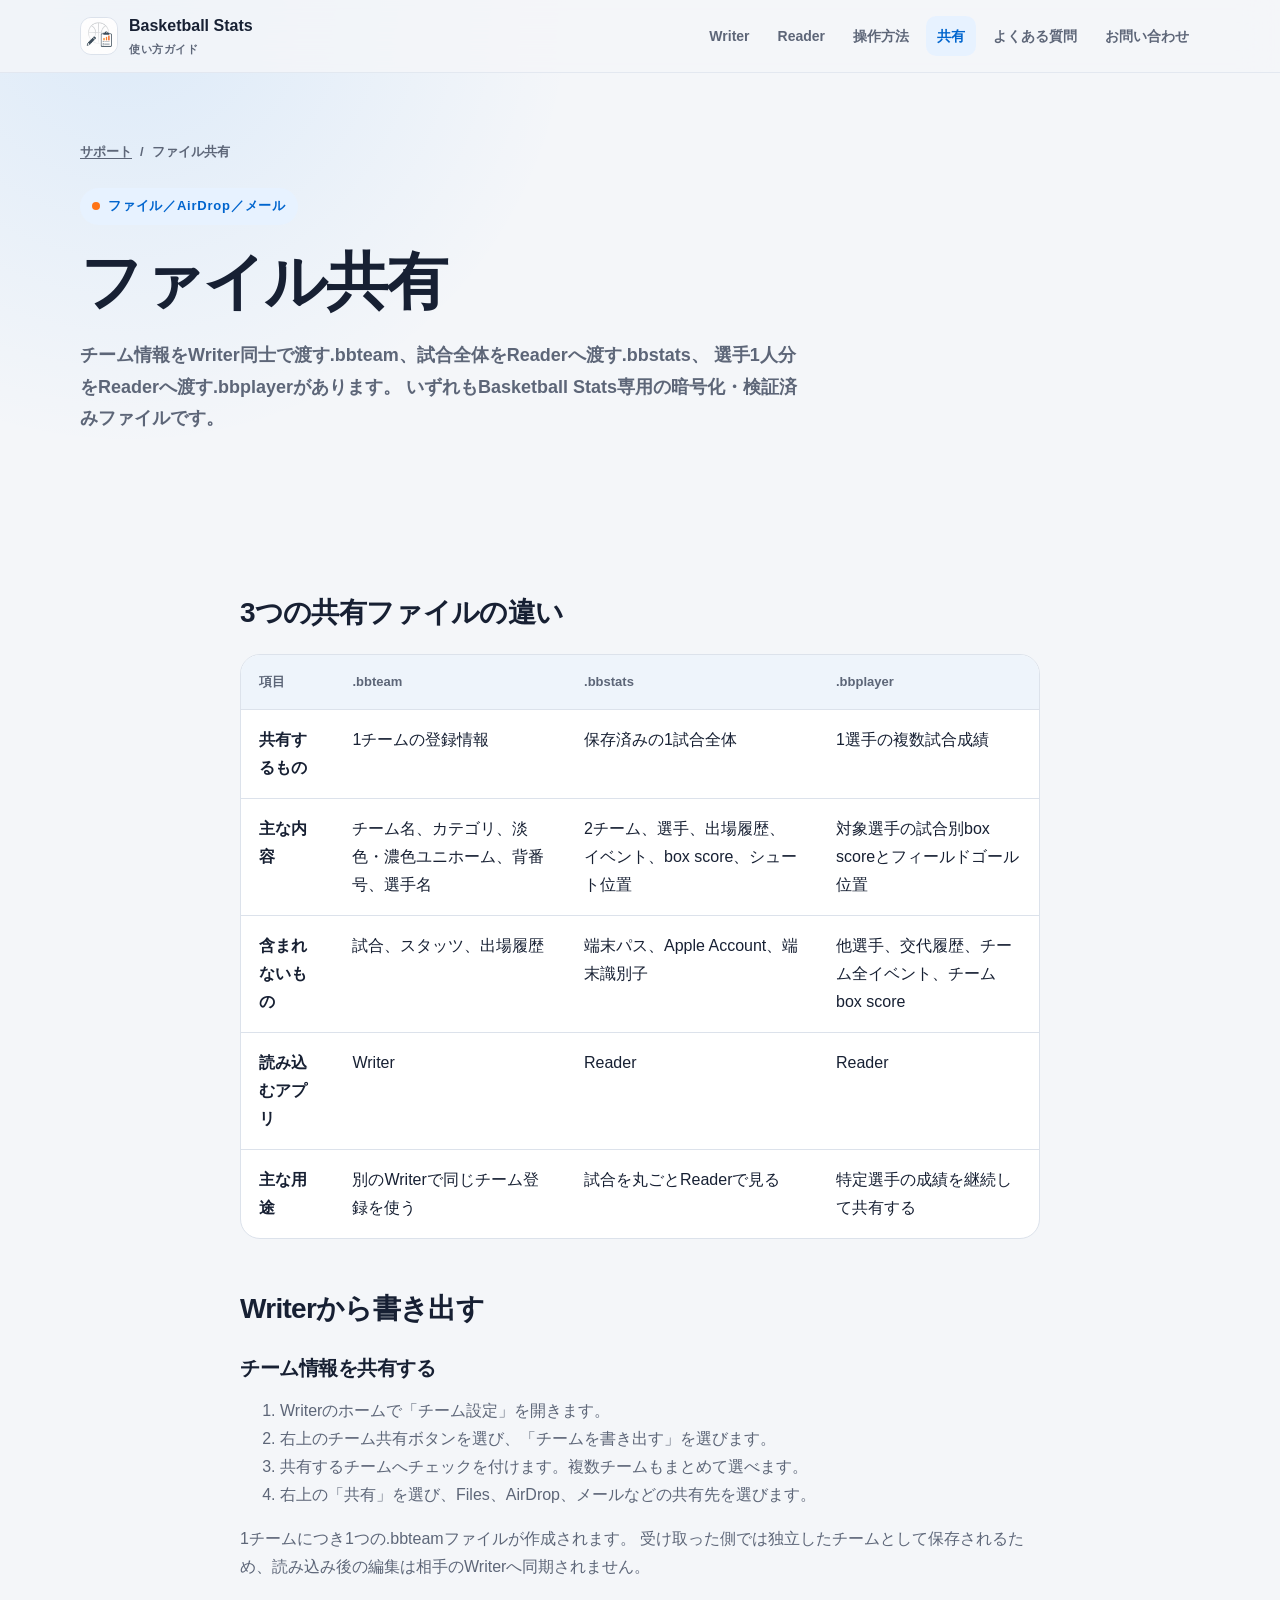
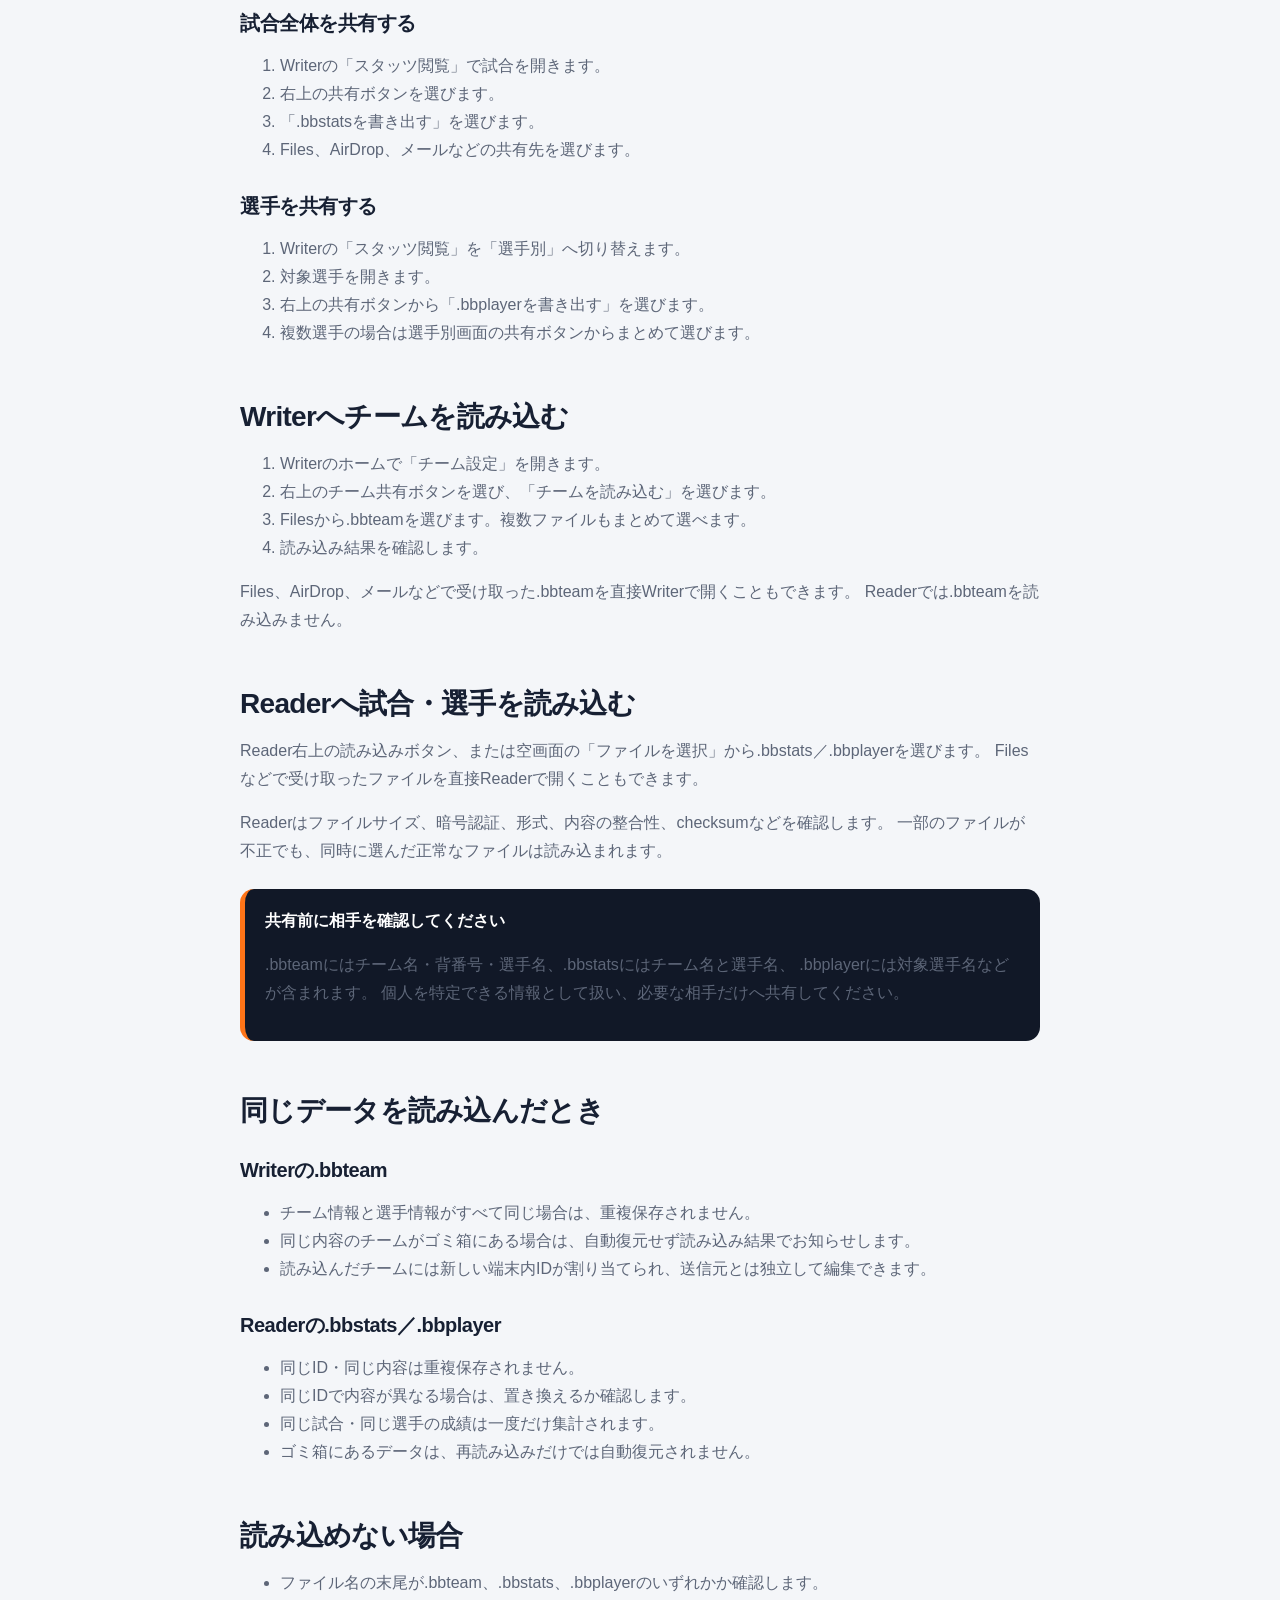
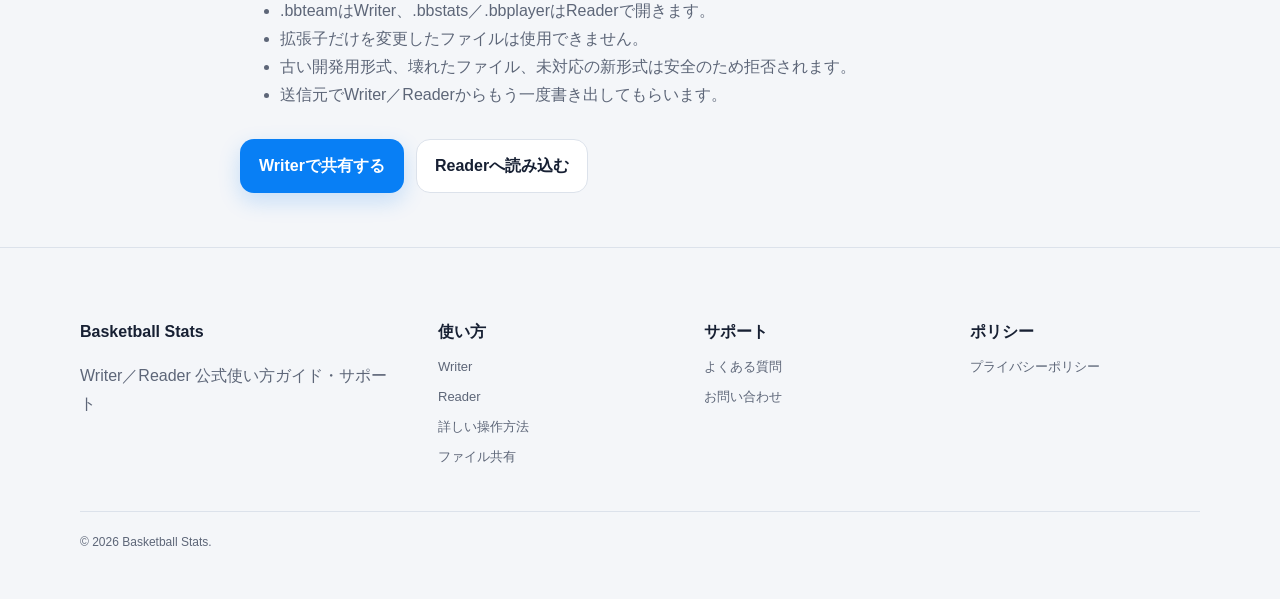
<file: sharing.html>
<!doctype html>
<html lang="ja">
<head>
  <meta charset="utf-8">
  <meta name="viewport" content="width=device-width, initial-scale=1">
  <meta name="description" content="Basketball Statsの共有ファイル.bbteam、.bbstats、.bbplayerの違い、書き出し・読み込み方法、共有時の注意点を説明します。">
  <meta name="theme-color" content="#087ff5">
  <title>ファイル共有｜Basketball Stats</title>
  <link rel="icon" href="assets/images/writer-icon.png">
  <link rel="stylesheet" href="styles.css">
</head>
<body>
  <a class="skip-link" href="#main">本文へ移動</a>
  <header class="site-header">
    <div class="header-inner">
      <a class="brand" href="index.html">
        <img src="assets/images/writer-icon.png" alt="" width="38" height="38">
        <span>Basketball Stats<small>使い方ガイド</small></span>
      </a>
      <nav class="site-nav" aria-label="メインナビゲーション">
        <a href="writer.html">Writer</a>
        <a href="reader.html">Reader</a>
        <a href="operations.html">操作方法</a>
        <a href="sharing.html" aria-current="page">共有</a>
        <a href="faq.html">よくある質問</a>
        <a href="contact.html">お問い合わせ</a>
      </nav>
    </div>
  </header>

  <main id="main">
    <section class="container page-hero">
      <nav class="breadcrumbs" aria-label="パンくずリスト">
        <a href="index.html">サポート</a><span aria-hidden="true">/</span><span>ファイル共有</span>
      </nav>
      <p class="eyebrow">ファイル／AirDrop／メール</p>
      <h1>ファイル共有</h1>
      <p class="page-summary">
        チーム情報をWriter同士で渡す.bbteam、試合全体をReaderへ渡す.bbstats、
        選手1人分をReaderへ渡す.bbplayerがあります。
        いずれもBasketball Stats専用の暗号化・検証済みファイルです。
      </p>
    </section>

    <div class="container prose section compact">
      <h2>3つの共有ファイルの違い</h2>
      <div class="table-wrap">
        <table>
          <thead>
            <tr>
              <th>項目</th>
              <th>.bbteam</th>
              <th>.bbstats</th>
              <th>.bbplayer</th>
            </tr>
          </thead>
          <tbody>
            <tr>
              <td><strong>共有するもの</strong></td>
              <td>1チームの登録情報</td>
              <td>保存済みの1試合全体</td>
              <td>1選手の複数試合成績</td>
            </tr>
            <tr>
              <td><strong>主な内容</strong></td>
              <td>チーム名、カテゴリ、淡色・濃色ユニホーム、背番号、選手名</td>
              <td>2チーム、選手、出場履歴、イベント、box score、シュート位置</td>
              <td>対象選手の試合別box scoreとフィールドゴール位置</td>
            </tr>
            <tr>
              <td><strong>含まれないもの</strong></td>
              <td>試合、スタッツ、出場履歴</td>
              <td>端末パス、Apple Account、端末識別子</td>
              <td>他選手、交代履歴、チーム全イベント、チームbox score</td>
            </tr>
            <tr>
              <td><strong>読み込むアプリ</strong></td>
              <td>Writer</td>
              <td>Reader</td>
              <td>Reader</td>
            </tr>
            <tr>
              <td><strong>主な用途</strong></td>
              <td>別のWriterで同じチーム登録を使う</td>
              <td>試合を丸ごとReaderで見る</td>
              <td>特定選手の成績を継続して共有する</td>
            </tr>
          </tbody>
        </table>
      </div>

      <h2>Writerから書き出す</h2>
      <h3>チーム情報を共有する</h3>
      <ol>
        <li>Writerのホームで「チーム設定」を開きます。</li>
        <li>右上のチーム共有ボタンを選び、「チームを書き出す」を選びます。</li>
        <li>共有するチームへチェックを付けます。複数チームもまとめて選べます。</li>
        <li>右上の「共有」を選び、Files、AirDrop、メールなどの共有先を選びます。</li>
      </ol>
      <p>
        1チームにつき1つの.bbteamファイルが作成されます。
        受け取った側では独立したチームとして保存されるため、読み込み後の編集は相手のWriterへ同期されません。
      </p>

      <h3>試合全体を共有する</h3>
      <ol>
        <li>Writerの「スタッツ閲覧」で試合を開きます。</li>
        <li>右上の共有ボタンを選びます。</li>
        <li>「.bbstatsを書き出す」を選びます。</li>
        <li>Files、AirDrop、メールなどの共有先を選びます。</li>
      </ol>

      <h3>選手を共有する</h3>
      <ol>
        <li>Writerの「スタッツ閲覧」を「選手別」へ切り替えます。</li>
        <li>対象選手を開きます。</li>
        <li>右上の共有ボタンから「.bbplayerを書き出す」を選びます。</li>
        <li>複数選手の場合は選手別画面の共有ボタンからまとめて選びます。</li>
      </ol>

      <h2>Writerへチームを読み込む</h2>
      <ol>
        <li>Writerのホームで「チーム設定」を開きます。</li>
        <li>右上のチーム共有ボタンを選び、「チームを読み込む」を選びます。</li>
        <li>Filesから.bbteamを選びます。複数ファイルもまとめて選べます。</li>
        <li>読み込み結果を確認します。</li>
      </ol>
      <p>
        Files、AirDrop、メールなどで受け取った.bbteamを直接Writerで開くこともできます。
        Readerでは.bbteamを読み込みません。
      </p>

      <h2>Readerへ試合・選手を読み込む</h2>
      <p>
        Reader右上の読み込みボタン、または空画面の「ファイルを選択」から.bbstats／.bbplayerを選びます。
        Filesなどで受け取ったファイルを直接Readerで開くこともできます。
      </p>
      <p>
        Readerはファイルサイズ、暗号認証、形式、内容の整合性、checksumなどを確認します。
        一部のファイルが不正でも、同時に選んだ正常なファイルは読み込まれます。
      </p>

      <div class="important">
        <strong>共有前に相手を確認してください</strong>
        <p>
          .bbteamにはチーム名・背番号・選手名、.bbstatsにはチーム名と選手名、
          .bbplayerには対象選手名などが含まれます。
          個人を特定できる情報として扱い、必要な相手だけへ共有してください。
        </p>
      </div>

      <h2>同じデータを読み込んだとき</h2>
      <h3>Writerの.bbteam</h3>
      <ul>
        <li>チーム情報と選手情報がすべて同じ場合は、重複保存されません。</li>
        <li>同じ内容のチームがゴミ箱にある場合は、自動復元せず読み込み結果でお知らせします。</li>
        <li>読み込んだチームには新しい端末内IDが割り当てられ、送信元とは独立して編集できます。</li>
      </ul>
      <h3>Readerの.bbstats／.bbplayer</h3>
      <ul>
        <li>同じID・同じ内容は重複保存されません。</li>
        <li>同じIDで内容が異なる場合は、置き換えるか確認します。</li>
        <li>同じ試合・同じ選手の成績は一度だけ集計されます。</li>
        <li>ゴミ箱にあるデータは、再読み込みだけでは自動復元されません。</li>
      </ul>

      <h2>読み込めない場合</h2>
      <ul>
        <li>ファイル名の末尾が.bbteam、.bbstats、.bbplayerのいずれかか確認します。</li>
        <li>.bbteamはWriter、.bbstats／.bbplayerはReaderで開きます。</li>
        <li>拡張子だけを変更したファイルは使用できません。</li>
        <li>古い開発用形式、壊れたファイル、未対応の新形式は安全のため拒否されます。</li>
        <li>送信元でWriter／Readerからもう一度書き出してもらいます。</li>
      </ul>

      <div class="button-row">
        <a class="button" href="writer.html#share">Writerで共有する</a>
        <a class="button secondary" href="reader.html#import">Readerへ読み込む</a>
      </div>
    </div>
  </main>

  <footer class="site-footer">
    <div class="container">
      <div class="footer-grid">
        <div><p class="footer-title">Basketball Stats</p><p>Writer／Reader 公式使い方ガイド・サポート</p></div>
        <div class="footer-links"><p class="footer-title">使い方</p><a href="writer.html">Writer</a><a href="reader.html">Reader</a><a href="operations.html">詳しい操作方法</a><a href="sharing.html">ファイル共有</a></div>
        <div class="footer-links"><p class="footer-title">サポート</p><a href="faq.html">よくある質問</a><a href="contact.html">お問い合わせ</a></div>
        <div class="footer-links"><p class="footer-title">ポリシー</p><a href="privacy.html">プライバシーポリシー</a></div>
      </div>
      <p class="footer-note">© 2026 Basketball Stats.</p>
    </div>
  </footer>
</body>
</html>
</file>
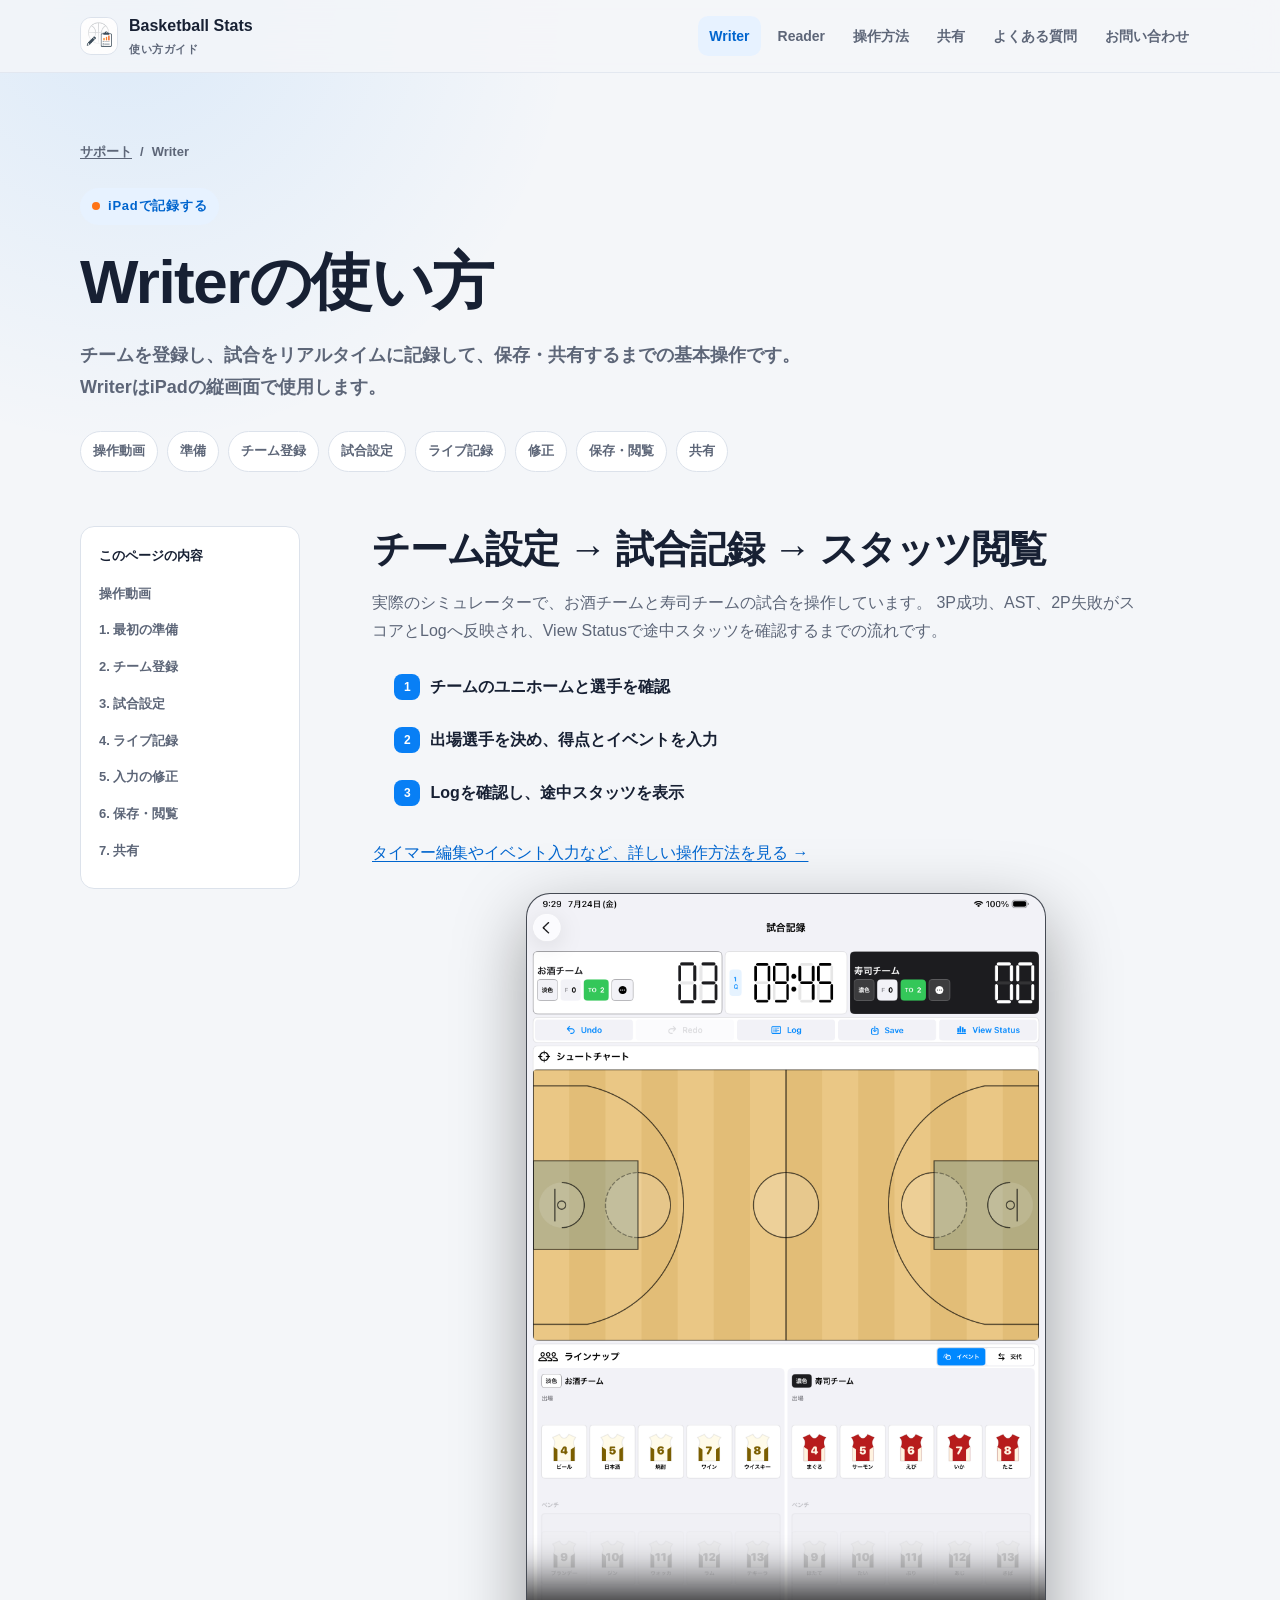
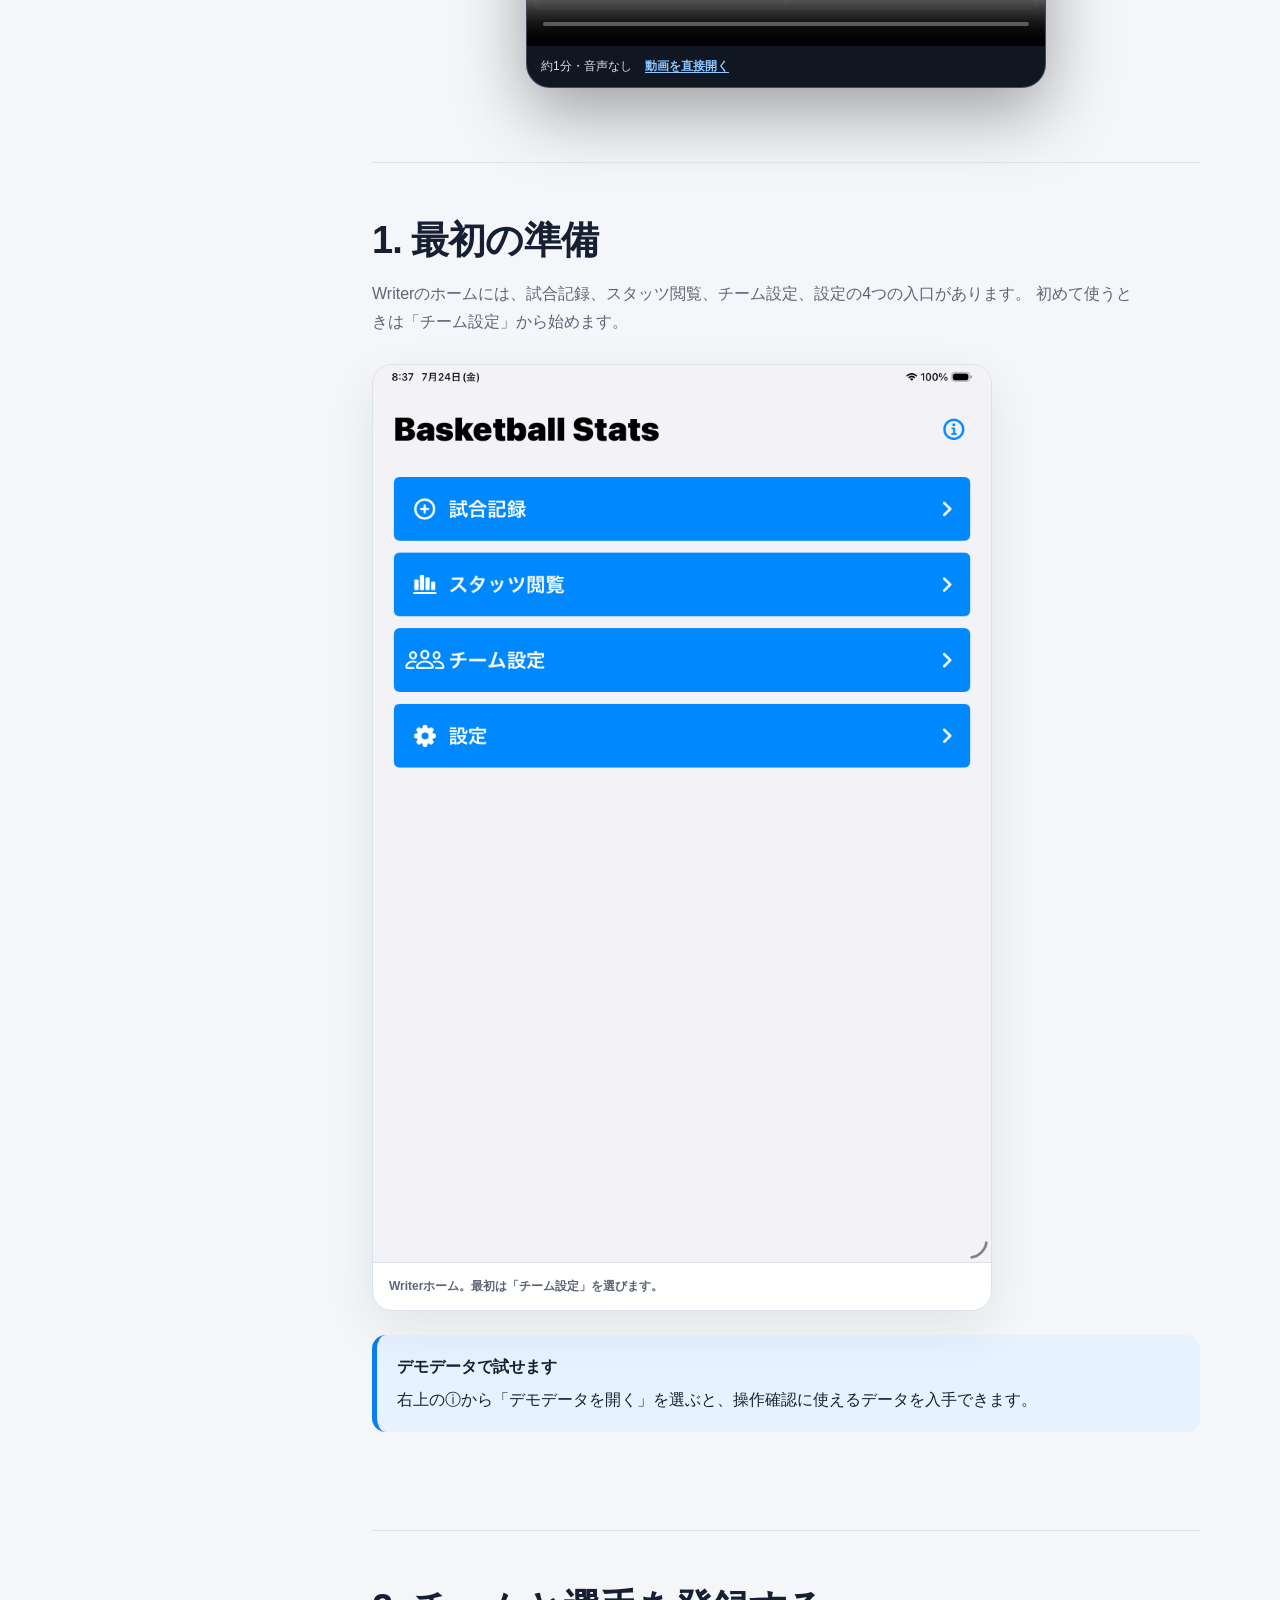
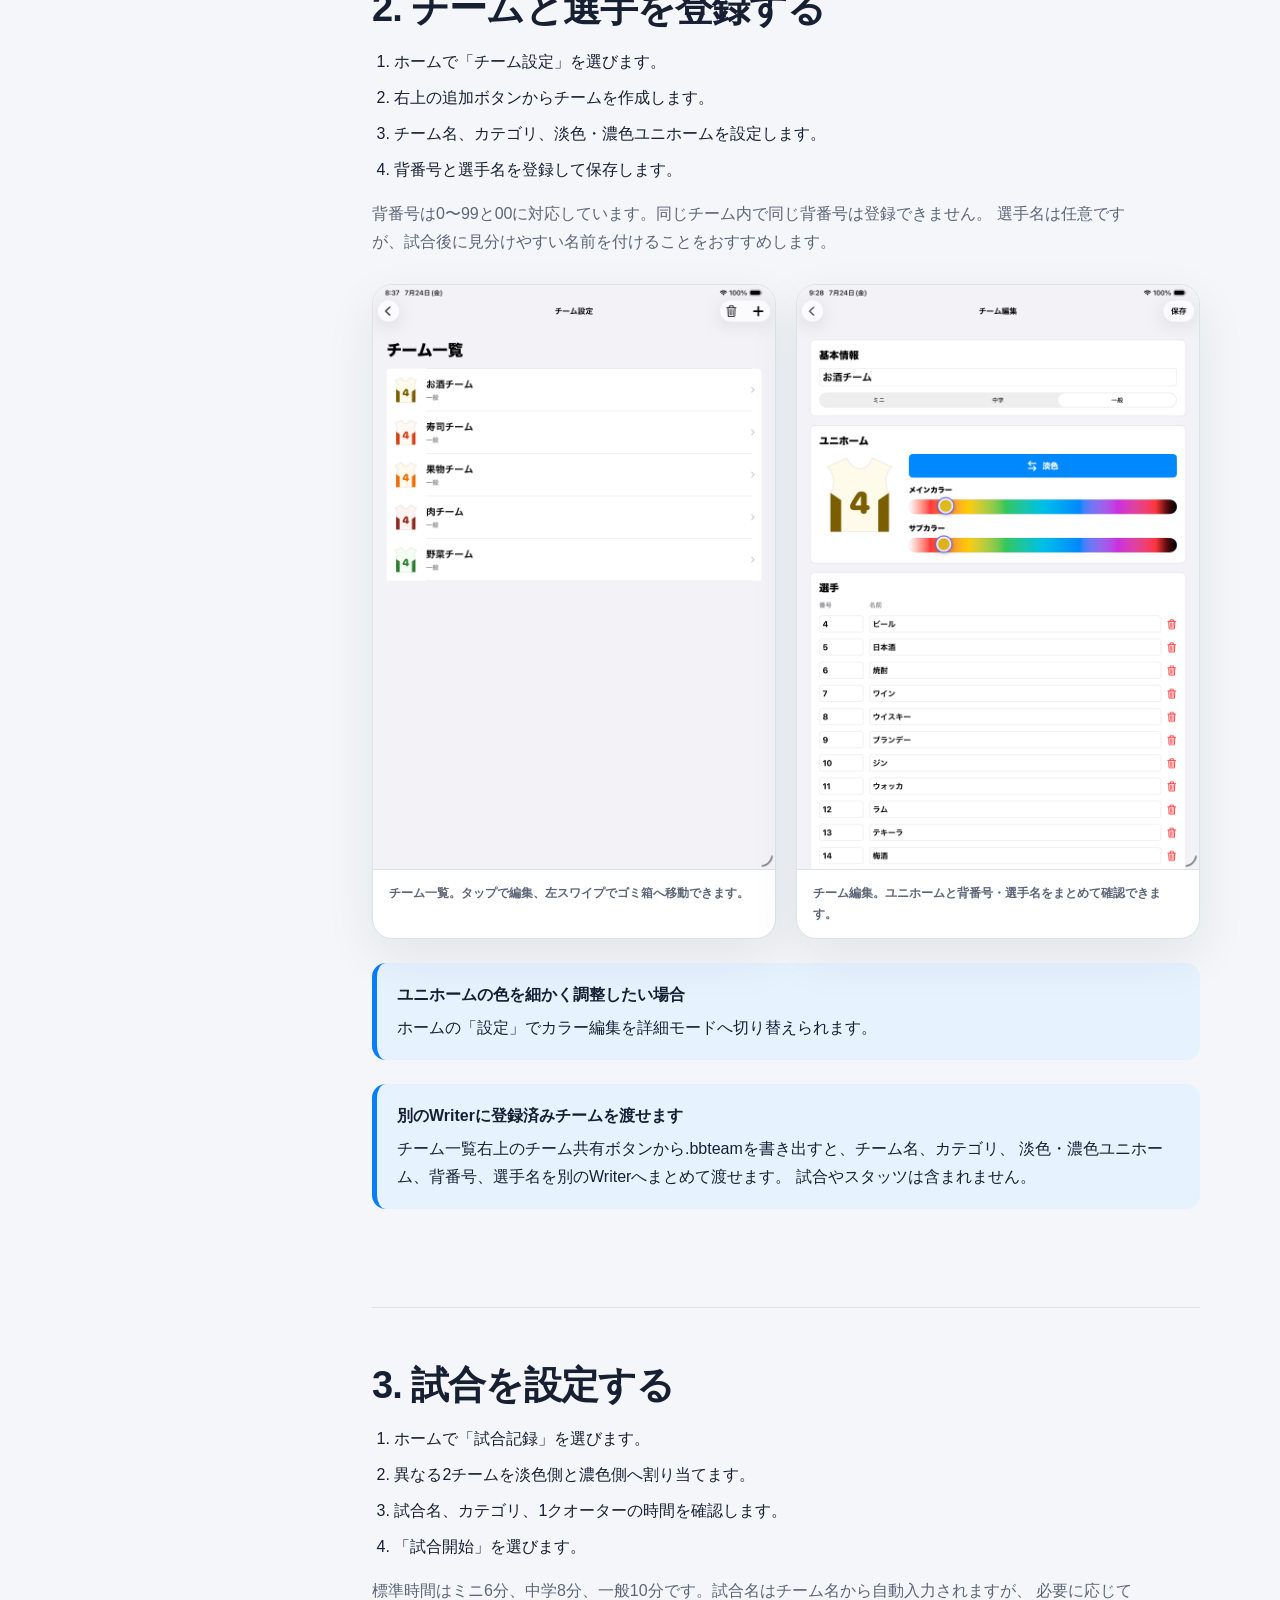
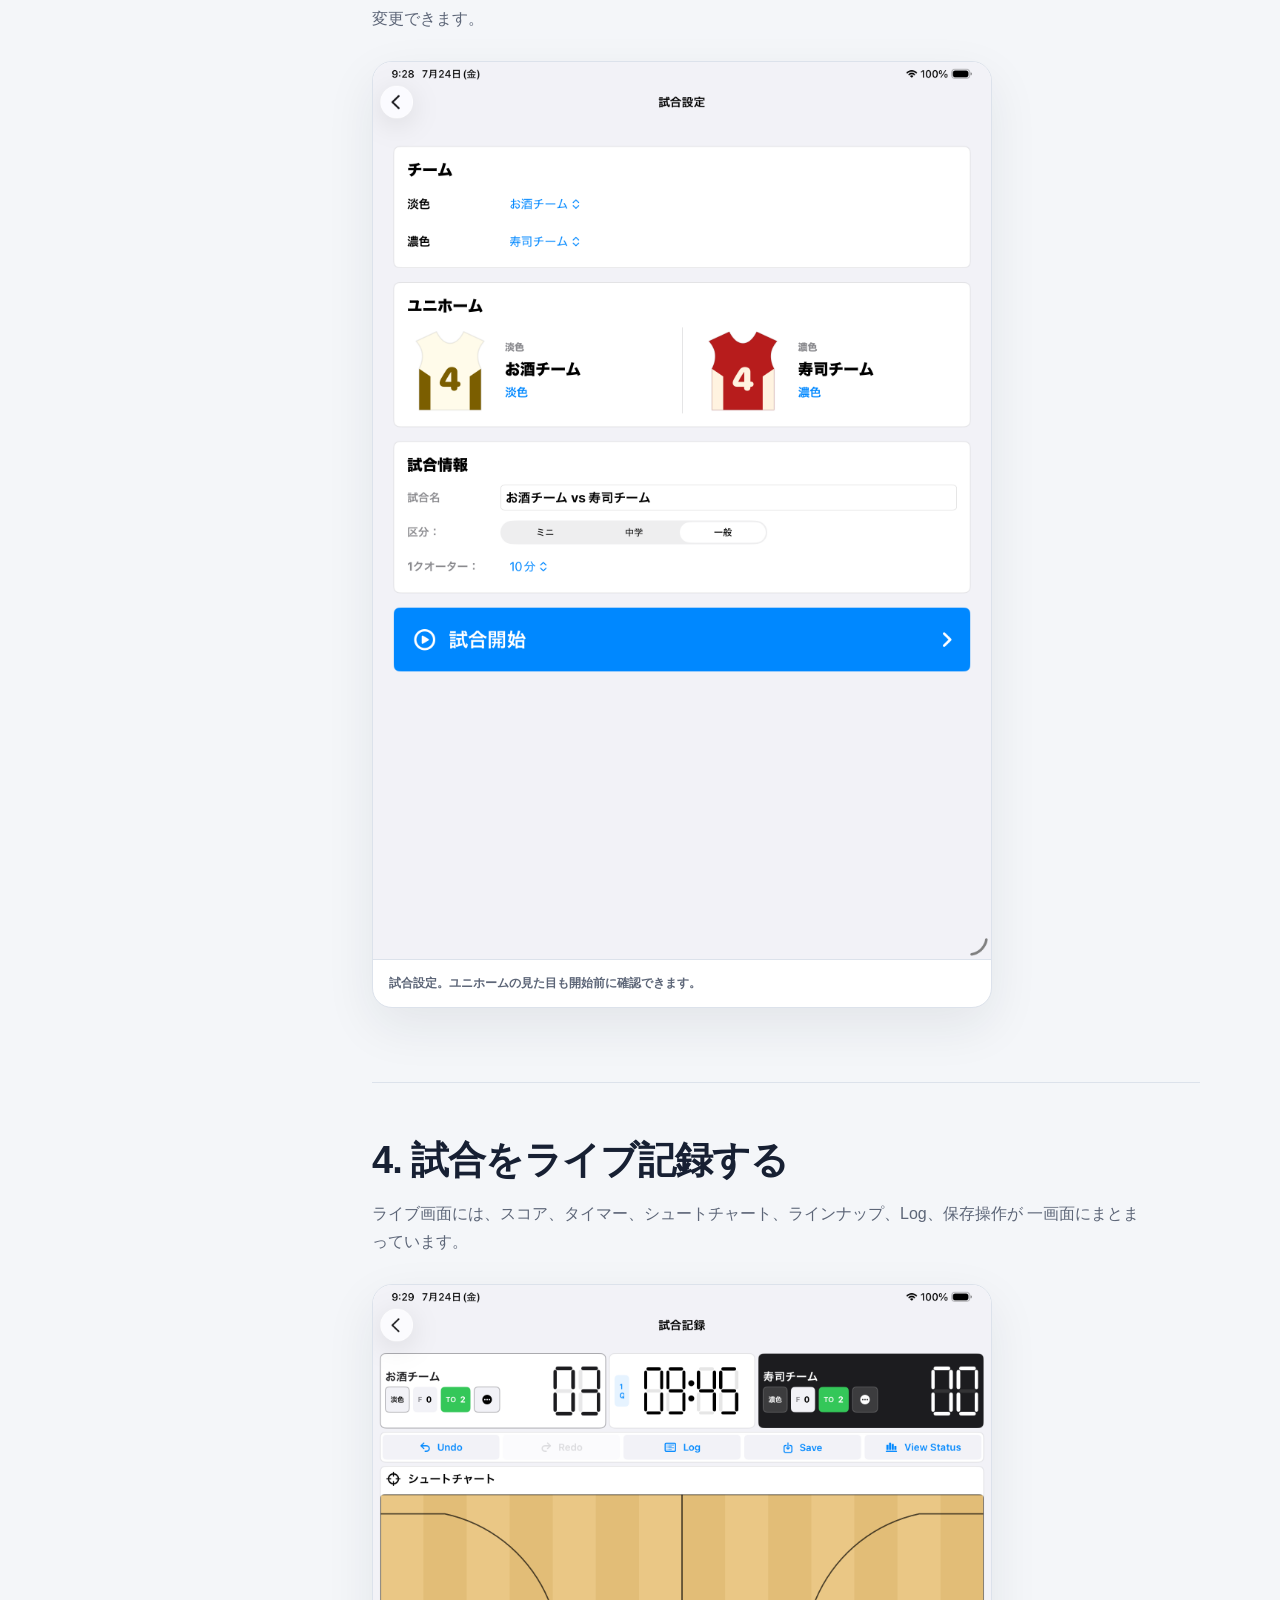
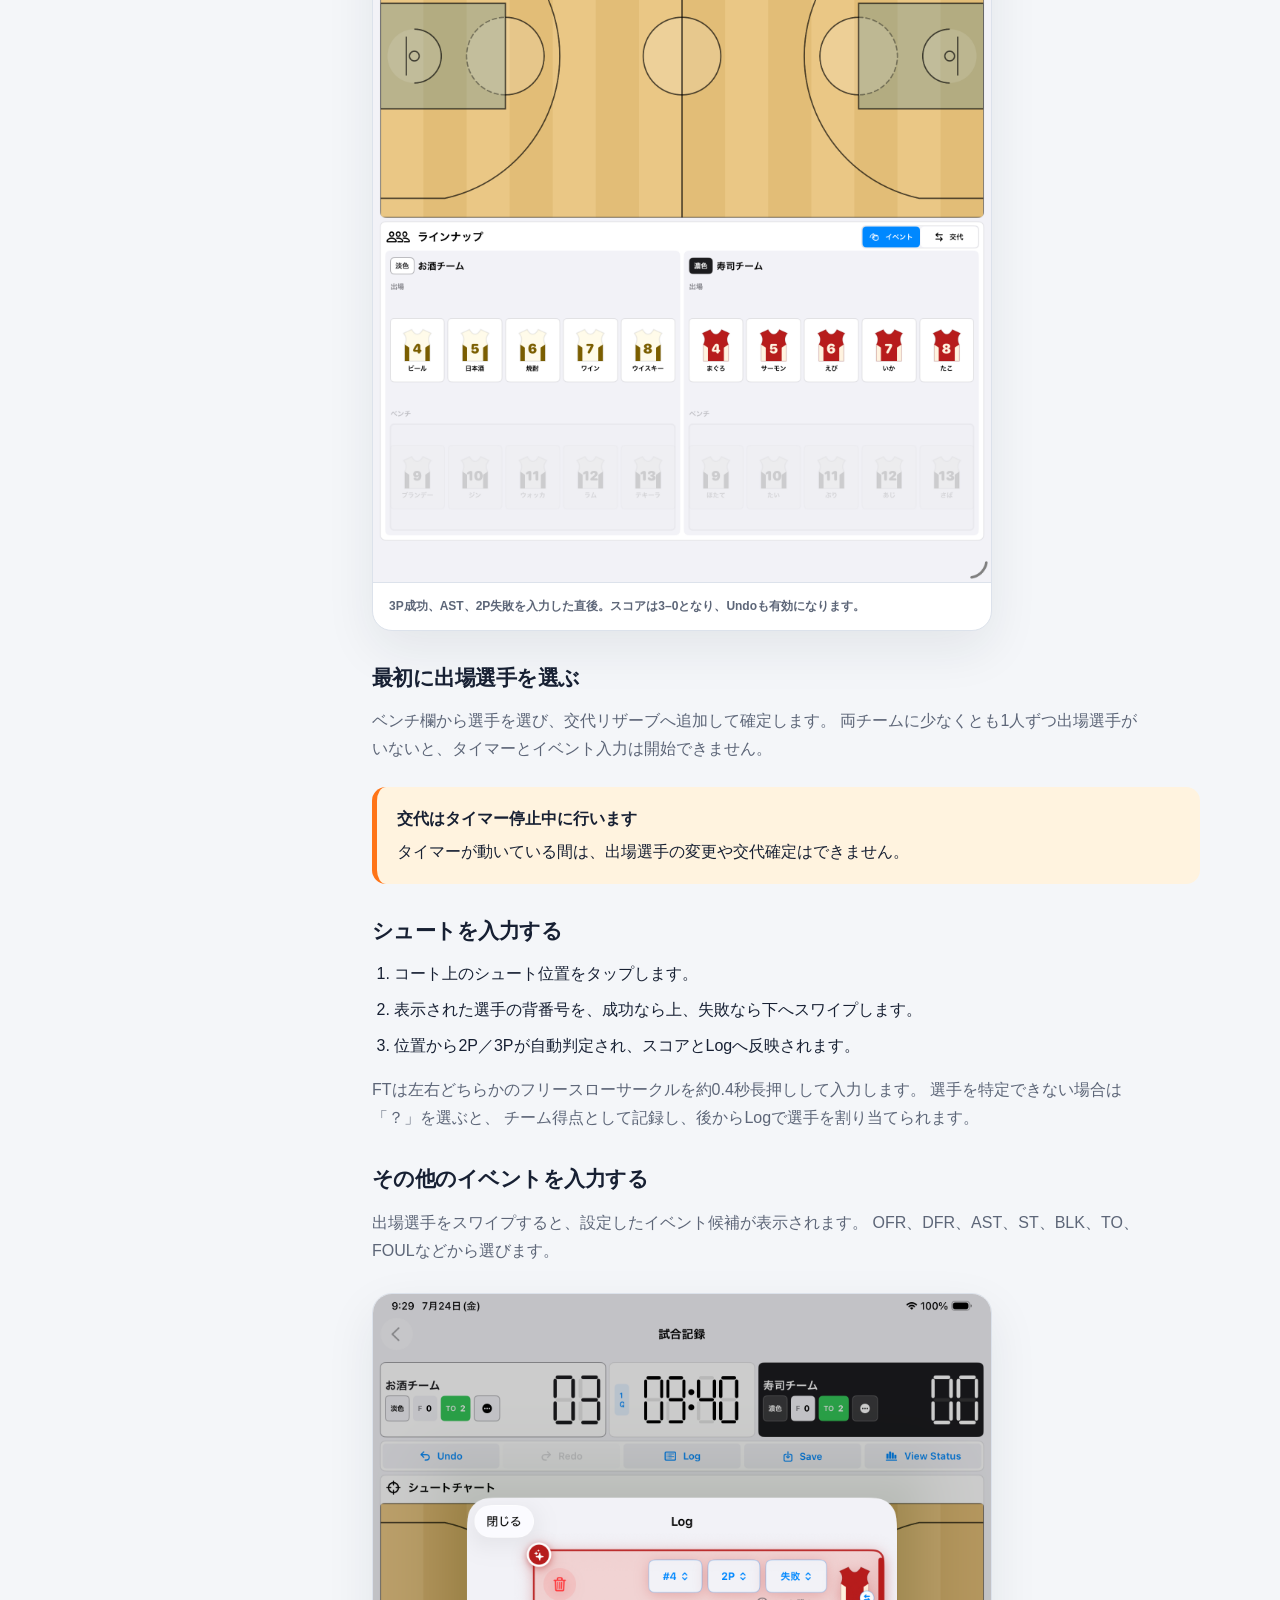
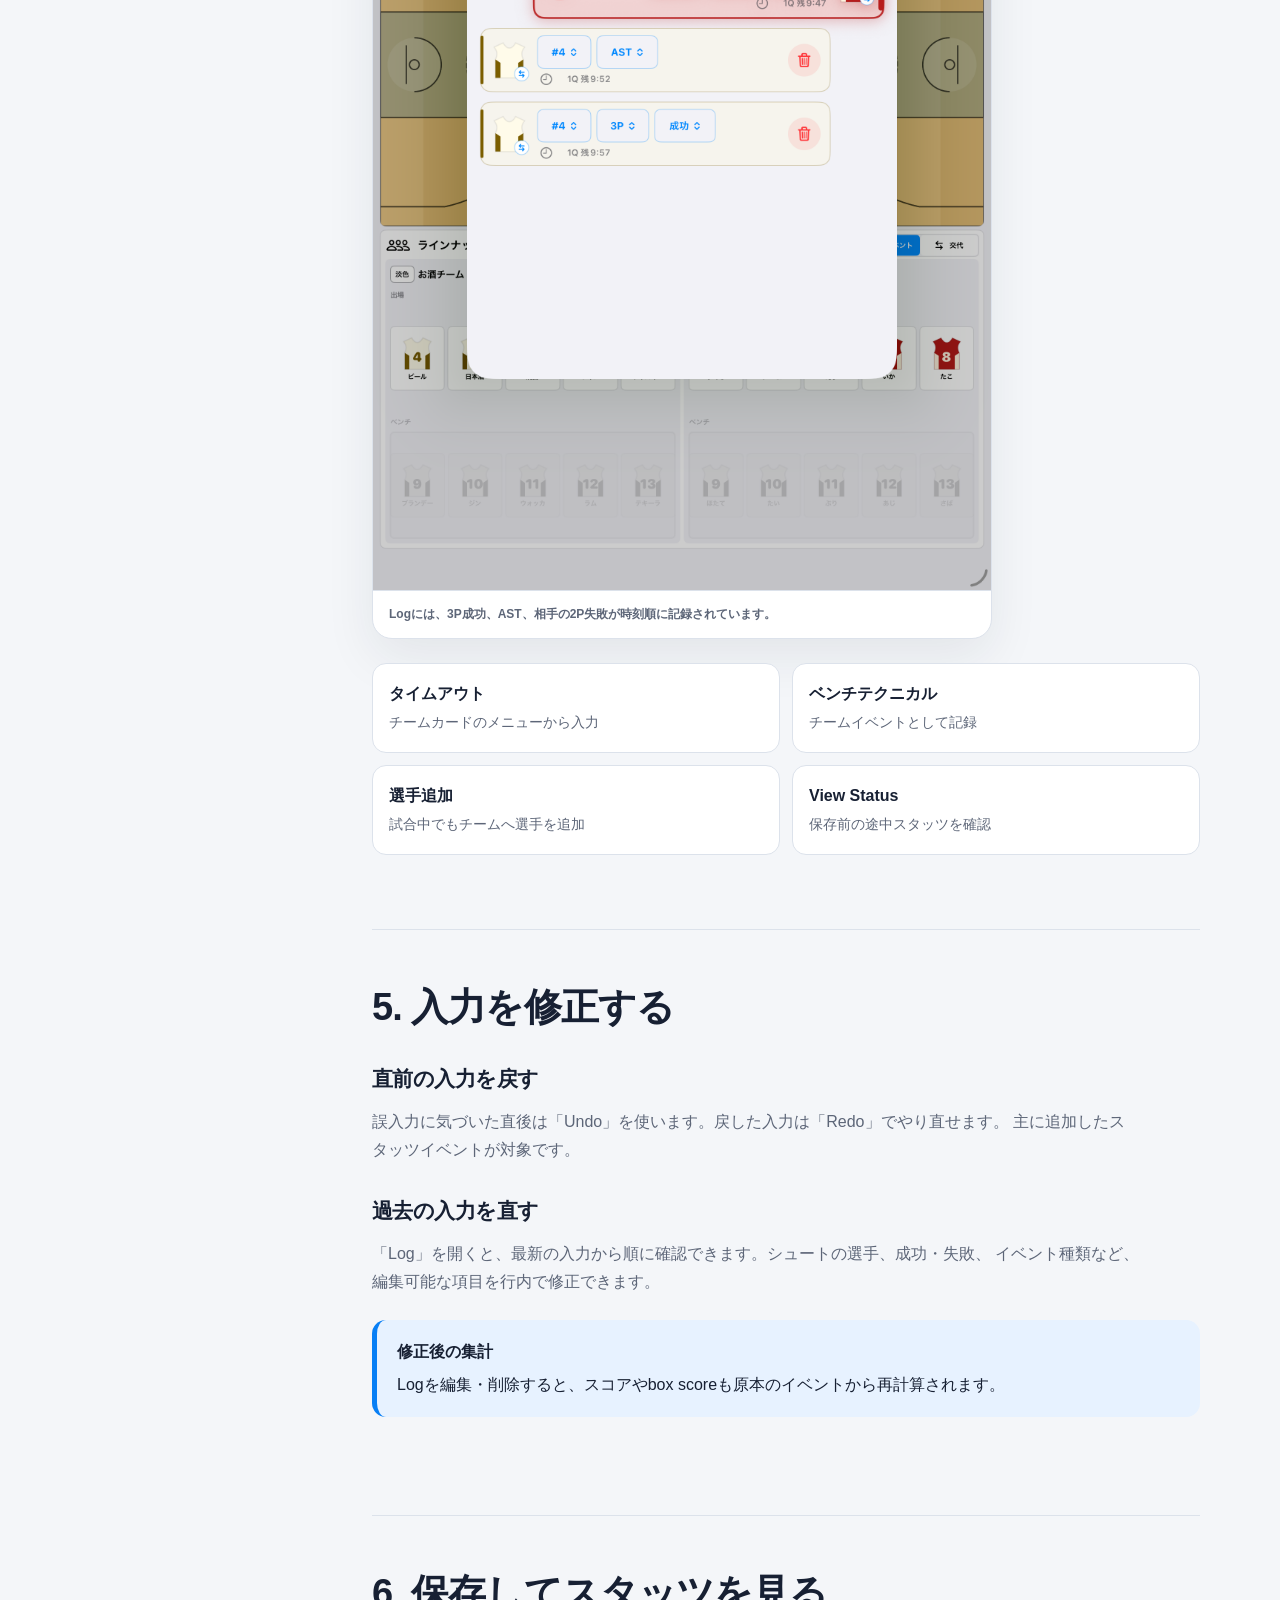
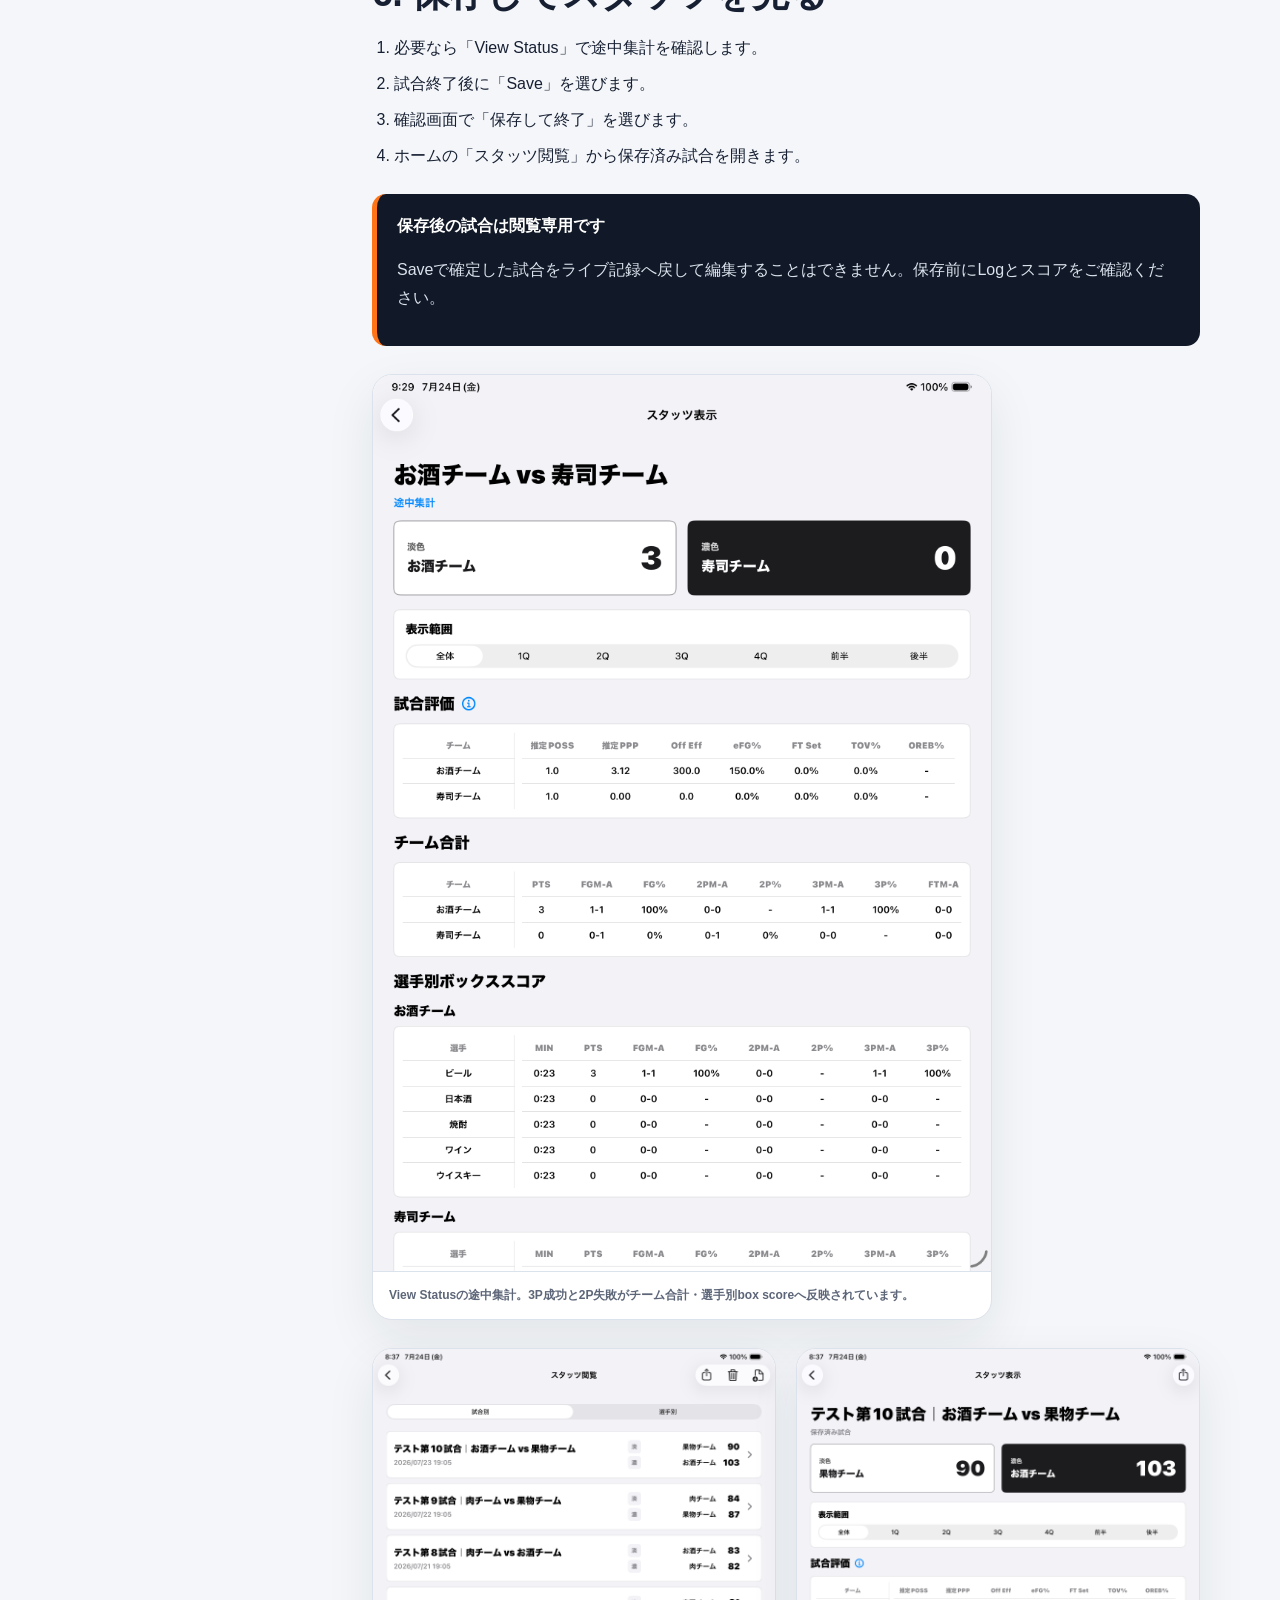
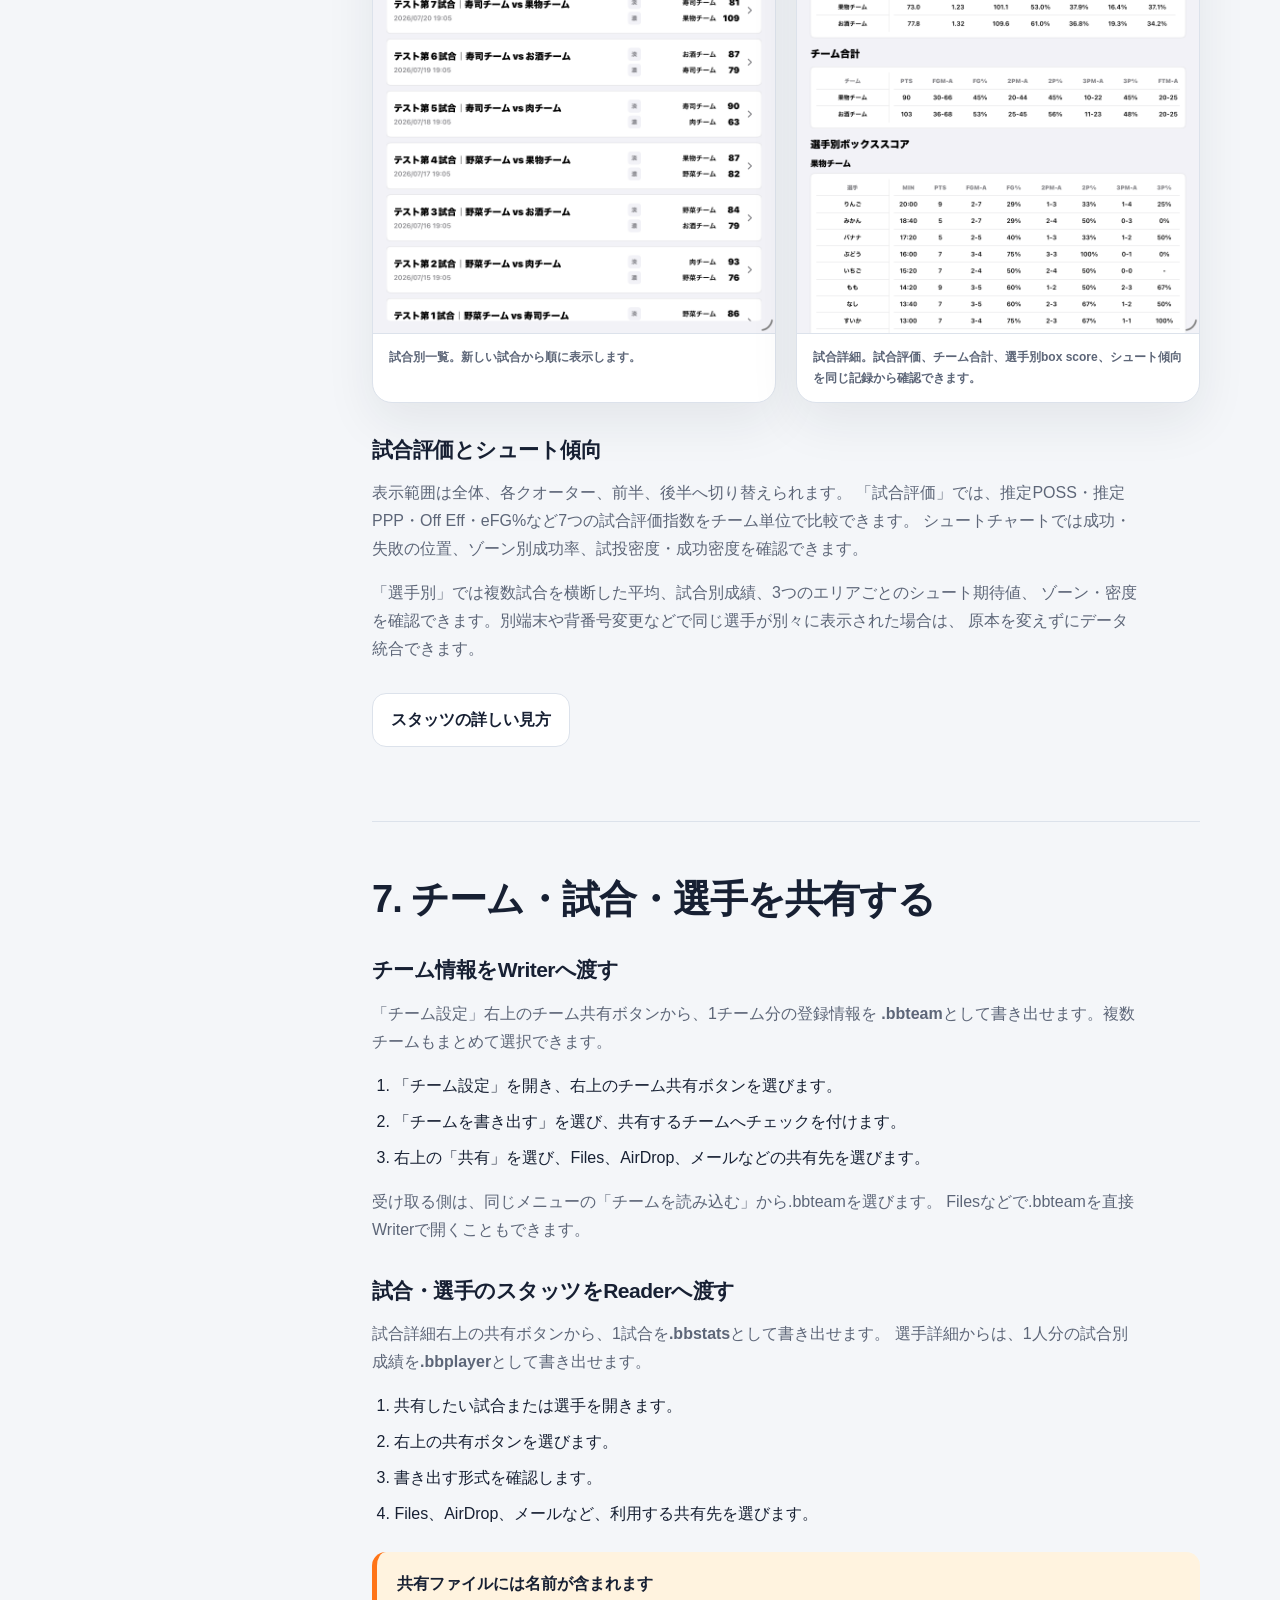
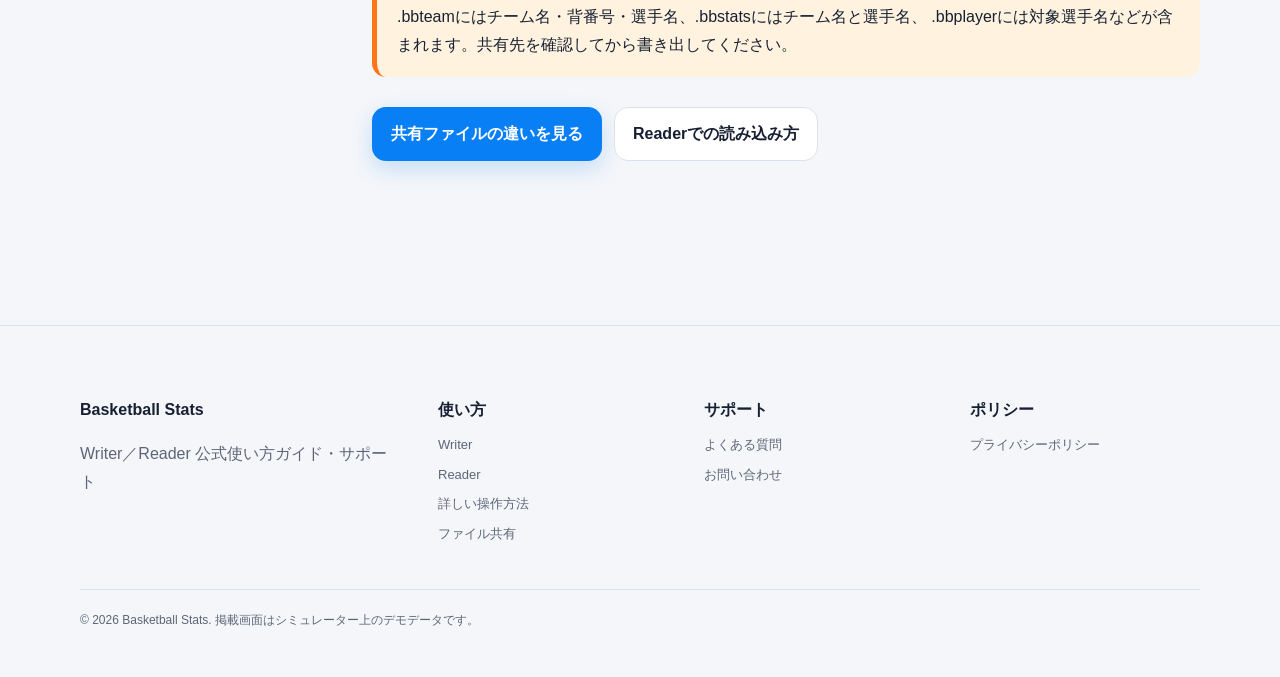
<file: writer.html>
<!doctype html>
<html lang="ja">
<head>
  <meta charset="utf-8">
  <meta name="viewport" content="width=device-width, initial-scale=1">
  <meta name="description" content="Basketball Stats Writerの使い方。チーム登録、試合記録、FT入力、試合評価、シュート傾向、選手別分析、共有までを実画面で説明します。">
  <meta name="theme-color" content="#087ff5">
  <title>Writerの使い方｜Basketball Stats</title>
  <link rel="icon" href="assets/images/writer-icon.png">
  <link rel="stylesheet" href="styles.css">
</head>
<body>
  <a class="skip-link" href="#main">本文へ移動</a>
  <header class="site-header">
    <div class="header-inner">
      <a class="brand" href="index.html">
        <img src="assets/images/writer-icon.png" alt="" width="38" height="38">
        <span>Basketball Stats<small>使い方ガイド</small></span>
      </a>
      <nav class="site-nav" aria-label="メインナビゲーション">
        <a href="writer.html" aria-current="page">Writer</a>
        <a href="reader.html">Reader</a>
        <a href="operations.html">操作方法</a>
        <a href="sharing.html">共有</a>
        <a href="faq.html">よくある質問</a>
        <a href="contact.html">お問い合わせ</a>
      </nav>
    </div>
  </header>

  <main id="main">
    <section class="container page-hero">
      <nav class="breadcrumbs" aria-label="パンくずリスト">
        <a href="index.html">サポート</a><span aria-hidden="true">/</span><span>Writer</span>
      </nav>
      <p class="eyebrow">iPadで記録する</p>
      <h1>Writerの使い方</h1>
      <p class="page-summary">
        チームを登録し、試合をリアルタイムに記録して、保存・共有するまでの基本操作です。
        WriterはiPadの縦画面で使用します。
      </p>
      <nav class="anchor-nav" aria-label="ページ内ナビゲーション">
        <a href="#tour">操作動画</a>
        <a href="#prepare">準備</a>
        <a href="#teams">チーム登録</a>
        <a href="#setup">試合設定</a>
        <a href="#live">ライブ記録</a>
        <a href="#correct">修正</a>
        <a href="#save">保存・閲覧</a>
        <a href="#share">共有</a>
      </nav>
    </section>

    <div class="container guide-layout">
      <aside class="guide-toc" aria-label="目次">
        <strong>このページの内容</strong>
        <a href="#tour">操作動画</a>
        <a href="#prepare">1. 最初の準備</a>
        <a href="#teams">2. チーム登録</a>
        <a href="#setup">3. 試合設定</a>
        <a href="#live">4. ライブ記録</a>
        <a href="#correct">5. 入力の修正</a>
        <a href="#save">6. 保存・閲覧</a>
        <a href="#share">7. 共有</a>
      </aside>

      <div class="guide-content">
        <section class="guide-section" id="tour">
          <h2>チーム設定 → 試合記録 → スタッツ閲覧</h2>
          <p>
            実際のシミュレーターで、お酒チームと寿司チームの試合を操作しています。
            3P成功、AST、2P失敗がスコアとLogへ反映され、View Statusで途中スタッツを確認するまでの流れです。
          </p>
          <ol class="tour-steps">
            <li><span>1</span><strong>チームのユニホームと選手を確認</strong></li>
            <li><span>2</span><strong>出場選手を決め、得点とイベントを入力</strong></li>
            <li><span>3</span><strong>Logを確認し、途中スタッツを表示</strong></li>
          </ol>
          <p><a href="operations.html">タイマー編集やイベント入力など、詳しい操作方法を見る →</a></p>
          <figure class="video-frame guide-video">
            <video
              controls
              muted
              playsinline
              preload="metadata"
              poster="assets/images/writer-live.png"
              aria-label="チーム設定、試合記録、スタッツ閲覧を紹介する約1分の動画"
            >
              <source src="assets/media/writer-walkthrough.mp4" type="video/mp4">
              <track
                default
                kind="captions"
                srclang="ja"
                label="日本語"
                src="assets/media/writer-walkthrough-ja.vtt"
              >
              お使いのブラウザは動画再生に対応していません。
            </video>
            <figcaption class="video-caption">
              約1分・音声なし
              <a class="video-fallback" href="assets/media/writer-walkthrough.mp4">動画を直接開く</a>
            </figcaption>
          </figure>
        </section>

        <section class="guide-section" id="prepare">
          <h2>1. 最初の準備</h2>
          <p>
            Writerのホームには、試合記録、スタッツ閲覧、チーム設定、設定の4つの入口があります。
            初めて使うときは「チーム設定」から始めます。
          </p>
          <div class="screenshot-grid single">
            <figure class="screenshot">
              <a href="assets/images/writer-home.png">
                <img src="assets/images/writer-home.png" alt="Writerのホーム画面" width="1668" height="2420">
              </a>
              <figcaption>Writerホーム。最初は「チーム設定」を選びます。</figcaption>
            </figure>
          </div>
          <div class="tip">
            <strong>デモデータで試せます</strong>
            右上のⓘから「デモデータを開く」を選ぶと、操作確認に使えるデータを入手できます。
          </div>
        </section>

        <section class="guide-section" id="teams">
          <h2>2. チームと選手を登録する</h2>
          <ol>
            <li>ホームで「チーム設定」を選びます。</li>
            <li>右上の追加ボタンからチームを作成します。</li>
            <li>チーム名、カテゴリ、淡色・濃色ユニホームを設定します。</li>
            <li>背番号と選手名を登録して保存します。</li>
          </ol>
          <p>
            背番号は0〜99と00に対応しています。同じチーム内で同じ背番号は登録できません。
            選手名は任意ですが、試合後に見分けやすい名前を付けることをおすすめします。
          </p>
          <div class="screenshot-grid">
            <figure class="screenshot">
              <a href="assets/images/writer-teams.png">
                <img src="assets/images/writer-teams.png" alt="Writerのチーム一覧画面" width="1668" height="2420" loading="lazy">
              </a>
              <figcaption>チーム一覧。タップで編集、左スワイプでゴミ箱へ移動できます。</figcaption>
            </figure>
            <figure class="screenshot">
              <a href="assets/images/writer-team-settings.png">
                <img src="assets/images/writer-team-settings.png" alt="チーム名、ユニホーム、選手を確認するチーム編集画面" width="1668" height="2420" loading="lazy">
              </a>
              <figcaption>チーム編集。ユニホームと背番号・選手名をまとめて確認できます。</figcaption>
            </figure>
          </div>
          <div class="tip">
            <strong>ユニホームの色を細かく調整したい場合</strong>
            ホームの「設定」でカラー編集を詳細モードへ切り替えられます。
          </div>
          <div class="tip">
            <strong>別のWriterに登録済みチームを渡せます</strong>
            チーム一覧右上のチーム共有ボタンから.bbteamを書き出すと、チーム名、カテゴリ、
            淡色・濃色ユニホーム、背番号、選手名を別のWriterへまとめて渡せます。
            試合やスタッツは含まれません。
          </div>
        </section>

        <section class="guide-section" id="setup">
          <h2>3. 試合を設定する</h2>
          <ol>
            <li>ホームで「試合記録」を選びます。</li>
            <li>異なる2チームを淡色側と濃色側へ割り当てます。</li>
            <li>試合名、カテゴリ、1クオーターの時間を確認します。</li>
            <li>「試合開始」を選びます。</li>
          </ol>
          <p>
            標準時間はミニ6分、中学8分、一般10分です。試合名はチーム名から自動入力されますが、
            必要に応じて変更できます。
          </p>
          <div class="screenshot-grid single">
            <figure class="screenshot">
              <a href="assets/images/writer-setup.png">
                <img src="assets/images/writer-setup.png" alt="チームと試合時間を選ぶ試合設定画面" width="1668" height="2420" loading="lazy">
              </a>
              <figcaption>試合設定。ユニホームの見た目も開始前に確認できます。</figcaption>
            </figure>
          </div>
        </section>

        <section class="guide-section" id="live">
          <h2>4. 試合をライブ記録する</h2>
          <p>
            ライブ画面には、スコア、タイマー、シュートチャート、ラインナップ、Log、保存操作が
            一画面にまとまっています。
          </p>
          <div class="screenshot-grid single">
            <figure class="screenshot">
              <a href="assets/images/writer-live.png">
                <img src="assets/images/writer-live.png" alt="Writerのライブ試合記録画面" width="1668" height="2420" loading="lazy">
              </a>
              <figcaption>3P成功、AST、2P失敗を入力した直後。スコアは3–0となり、Undoも有効になります。</figcaption>
            </figure>
          </div>

          <h3>最初に出場選手を選ぶ</h3>
          <p>
            ベンチ欄から選手を選び、交代リザーブへ追加して確定します。
            両チームに少なくとも1人ずつ出場選手がいないと、タイマーとイベント入力は開始できません。
          </p>
          <div class="warning">
            <strong>交代はタイマー停止中に行います</strong>
            タイマーが動いている間は、出場選手の変更や交代確定はできません。
          </div>

          <h3>シュートを入力する</h3>
          <ol>
            <li>コート上のシュート位置をタップします。</li>
            <li>表示された選手の背番号を、成功なら上、失敗なら下へスワイプします。</li>
            <li>位置から2P／3Pが自動判定され、スコアとLogへ反映されます。</li>
          </ol>
          <p>
            FTは左右どちらかのフリースローサークルを約0.4秒長押しして入力します。
            選手を特定できない場合は「？」を選ぶと、
            チーム得点として記録し、後からLogで選手を割り当てられます。
          </p>

          <h3>その他のイベントを入力する</h3>
          <p>
            出場選手をスワイプすると、設定したイベント候補が表示されます。
            OFR、DFR、AST、ST、BLK、TO、FOULなどから選びます。
          </p>
          <div class="screenshot-grid single">
            <figure class="screenshot">
              <a href="assets/images/writer-event-log.png">
                <img src="assets/images/writer-event-log.png" alt="3ポイント成功、アシスト、2ポイント失敗が並ぶ試合Log" width="1668" height="2420" loading="lazy">
              </a>
              <figcaption>Logには、3P成功、AST、相手の2P失敗が時刻順に記録されています。</figcaption>
            </figure>
          </div>
          <div class="feature-list">
            <div class="feature-item"><strong>タイムアウト</strong><span>チームカードのメニューから入力</span></div>
            <div class="feature-item"><strong>ベンチテクニカル</strong><span>チームイベントとして記録</span></div>
            <div class="feature-item"><strong>選手追加</strong><span>試合中でもチームへ選手を追加</span></div>
            <div class="feature-item"><strong>View Status</strong><span>保存前の途中スタッツを確認</span></div>
          </div>
        </section>

        <section class="guide-section" id="correct">
          <h2>5. 入力を修正する</h2>
          <h3>直前の入力を戻す</h3>
          <p>
            誤入力に気づいた直後は「Undo」を使います。戻した入力は「Redo」でやり直せます。
            主に追加したスタッツイベントが対象です。
          </p>
          <h3>過去の入力を直す</h3>
          <p>
            「Log」を開くと、最新の入力から順に確認できます。シュートの選手、成功・失敗、
            イベント種類など、編集可能な項目を行内で修正できます。
          </p>
          <div class="tip">
            <strong>修正後の集計</strong>
            Logを編集・削除すると、スコアやbox scoreも原本のイベントから再計算されます。
          </div>
        </section>

        <section class="guide-section" id="save">
          <h2>6. 保存してスタッツを見る</h2>
          <ol>
            <li>必要なら「View Status」で途中集計を確認します。</li>
            <li>試合終了後に「Save」を選びます。</li>
            <li>確認画面で「保存して終了」を選びます。</li>
            <li>ホームの「スタッツ閲覧」から保存済み試合を開きます。</li>
          </ol>
          <div class="important">
            <strong>保存後の試合は閲覧専用です</strong>
            <p>Saveで確定した試合をライブ記録へ戻して編集することはできません。保存前にLogとスコアをご確認ください。</p>
          </div>
          <div class="screenshot-grid single">
            <figure class="screenshot">
              <a href="assets/images/writer-live-stats.png">
                <img src="assets/images/writer-live-stats.png" alt="記録した3対0の途中スタッツ表示画面" width="1668" height="2420" loading="lazy">
              </a>
              <figcaption>View Statusの途中集計。3P成功と2P失敗がチーム合計・選手別box scoreへ反映されています。</figcaption>
            </figure>
          </div>
          <div class="screenshot-grid">
            <figure class="screenshot">
              <a href="assets/images/writer-games.png">
                <img src="assets/images/writer-games.png" alt="保存済み試合の一覧画面" width="1668" height="2420" loading="lazy">
              </a>
              <figcaption>試合別一覧。新しい試合から順に表示します。</figcaption>
            </figure>
            <figure class="screenshot">
              <a href="assets/images/writer-game-detail.png">
                <img src="assets/images/writer-game-detail.png" alt="保存済み試合のスタッツ詳細画面" width="1668" height="2420" loading="lazy">
              </a>
              <figcaption>試合詳細。試合評価、チーム合計、選手別box score、シュート傾向を同じ記録から確認できます。</figcaption>
            </figure>
          </div>
          <h3>試合評価とシュート傾向</h3>
          <p>
            表示範囲は全体、各クオーター、前半、後半へ切り替えられます。
            「試合評価」では、推定POSS・推定PPP・Off Eff・eFG%など7つの試合評価指数をチーム単位で比較できます。
            シュートチャートでは成功・失敗の位置、ゾーン別成功率、試投密度・成功密度を確認できます。
          </p>
          <p>
            「選手別」では複数試合を横断した平均、試合別成績、3つのエリアごとのシュート期待値、
            ゾーン・密度を確認できます。別端末や背番号変更などで同じ選手が別々に表示された場合は、
            原本を変えずにデータ統合できます。
          </p>
          <div class="button-row">
            <a class="button secondary" href="reader.html#analysis">スタッツの詳しい見方</a>
          </div>
        </section>

        <section class="guide-section" id="share">
          <h2>7. チーム・試合・選手を共有する</h2>
          <h3>チーム情報をWriterへ渡す</h3>
          <p>
            「チーム設定」右上のチーム共有ボタンから、1チーム分の登録情報を
            <strong>.bbteam</strong>として書き出せます。複数チームもまとめて選択できます。
          </p>
          <ol>
            <li>「チーム設定」を開き、右上のチーム共有ボタンを選びます。</li>
            <li>「チームを書き出す」を選び、共有するチームへチェックを付けます。</li>
            <li>右上の「共有」を選び、Files、AirDrop、メールなどの共有先を選びます。</li>
          </ol>
          <p>
            受け取る側は、同じメニューの「チームを読み込む」から.bbteamを選びます。
            Filesなどで.bbteamを直接Writerで開くこともできます。
          </p>

          <h3>試合・選手のスタッツをReaderへ渡す</h3>
          <p>
            試合詳細右上の共有ボタンから、1試合を<strong>.bbstats</strong>として書き出せます。
            選手詳細からは、1人分の試合別成績を<strong>.bbplayer</strong>として書き出せます。
          </p>
          <ol>
            <li>共有したい試合または選手を開きます。</li>
            <li>右上の共有ボタンを選びます。</li>
            <li>書き出す形式を確認します。</li>
            <li>Files、AirDrop、メールなど、利用する共有先を選びます。</li>
          </ol>
          <div class="warning">
            <strong>共有ファイルには名前が含まれます</strong>
            .bbteamにはチーム名・背番号・選手名、.bbstatsにはチーム名と選手名、
            .bbplayerには対象選手名などが含まれます。共有先を確認してから書き出してください。
          </div>
          <div class="button-row">
            <a class="button" href="sharing.html">共有ファイルの違いを見る</a>
            <a class="button secondary" href="reader.html">Readerでの読み込み方</a>
          </div>
        </section>
      </div>
    </div>
  </main>

  <footer class="site-footer">
    <div class="container">
      <div class="footer-grid">
        <div><p class="footer-title">Basketball Stats</p><p>Writer／Reader 公式使い方ガイド・サポート</p></div>
        <div class="footer-links"><p class="footer-title">使い方</p><a href="writer.html">Writer</a><a href="reader.html">Reader</a><a href="operations.html">詳しい操作方法</a><a href="sharing.html">ファイル共有</a></div>
        <div class="footer-links"><p class="footer-title">サポート</p><a href="faq.html">よくある質問</a><a href="contact.html">お問い合わせ</a></div>
        <div class="footer-links"><p class="footer-title">ポリシー</p><a href="privacy.html">プライバシーポリシー</a></div>
      </div>
      <p class="footer-note">© 2026 Basketball Stats. 掲載画面はシミュレーター上のデモデータです。</p>
    </div>
  </footer>
</body>
</html>
</file>
<file: styles.css>
:root {
  color-scheme: light dark;
  --page: #f4f6f9;
  --surface: #ffffff;
  --surface-soft: #eef4fb;
  --surface-strong: #111827;
  --text: #172033;
  --text-soft: #5d6678;
  --line: #dce2eb;
  --primary: #087ff5;
  --primary-strong: #0065ce;
  --primary-soft: #e7f2ff;
  --accent: #ff7417;
  --success: #1aa868;
  --warning: #b65a00;
  --warning-soft: #fff3df;
  --shadow: 0 18px 50px rgba(23, 32, 51, 0.08);
  --radius-lg: 28px;
  --radius-md: 20px;
  --radius-sm: 14px;
  --content: 1120px;
}

* {
  box-sizing: border-box;
}

html {
  scroll-behavior: smooth;
}

body {
  margin: 0;
  color: var(--text);
  background:
    radial-gradient(circle at 10% 0%, rgba(8, 127, 245, 0.1), transparent 28rem),
    var(--page);
  font-family:
    -apple-system,
    BlinkMacSystemFont,
    "Hiragino Sans",
    "Yu Gothic UI",
    "Yu Gothic",
    sans-serif;
  font-size: 16px;
  line-height: 1.75;
  -webkit-font-smoothing: antialiased;
}

img,
video {
  display: block;
  max-width: 100%;
}

.mobile-only {
  display: none;
}

a {
  color: var(--primary-strong);
  text-underline-offset: 0.18em;
}

a:hover {
  text-decoration-thickness: 2px;
}

button,
a {
  -webkit-tap-highlight-color: transparent;
}

:focus-visible {
  outline: 3px solid color-mix(in srgb, var(--primary) 70%, white);
  outline-offset: 4px;
  border-radius: 8px;
}

.skip-link {
  position: fixed;
  z-index: 100;
  top: 12px;
  left: 12px;
  padding: 10px 14px;
  color: white;
  background: var(--surface-strong);
  border-radius: 10px;
  transform: translateY(-160%);
}

.skip-link:focus {
  transform: translateY(0);
}

.site-header {
  position: sticky;
  z-index: 20;
  top: 0;
  border-bottom: 1px solid color-mix(in srgb, var(--line) 70%, transparent);
  background: color-mix(in srgb, var(--page) 82%, transparent);
  backdrop-filter: blur(18px);
  -webkit-backdrop-filter: blur(18px);
}

.header-inner,
.container {
  width: min(calc(100% - 40px), var(--content));
  margin-inline: auto;
}

.header-inner {
  display: flex;
  min-height: 72px;
  align-items: center;
  gap: 28px;
}

.brand {
  display: inline-flex;
  flex: 0 0 auto;
  align-items: center;
  gap: 11px;
  color: var(--text);
  font-size: 16px;
  font-weight: 850;
  text-decoration: none;
}

.brand img {
  width: 38px;
  height: 38px;
  border: 1px solid var(--line);
  border-radius: 11px;
}

.brand small {
  display: block;
  color: var(--text-soft);
  font-size: 11px;
  font-weight: 700;
  letter-spacing: 0.05em;
}

.site-nav {
  display: flex;
  margin-left: auto;
  align-items: center;
  gap: 6px;
}

.site-nav a {
  padding: 8px 11px;
  color: var(--text-soft);
  border-radius: 10px;
  font-size: 14px;
  font-weight: 750;
  text-decoration: none;
  white-space: nowrap;
}

.site-nav a:hover,
.site-nav a[aria-current="page"] {
  color: var(--primary-strong);
  background: var(--primary-soft);
}

main {
  min-height: 68vh;
}

.hero {
  display: grid;
  min-height: 620px;
  padding-block: 76px;
  align-items: center;
  grid-template-columns: minmax(0, 1.08fr) minmax(320px, 0.92fr);
  gap: clamp(40px, 7vw, 88px);
}

.eyebrow {
  display: inline-flex;
  margin: 0 0 18px;
  padding: 7px 12px;
  align-items: center;
  gap: 8px;
  color: var(--primary-strong);
  background: var(--primary-soft);
  border-radius: 999px;
  font-size: 13px;
  font-weight: 850;
  letter-spacing: 0.06em;
}

.eyebrow::before {
  width: 8px;
  height: 8px;
  background: var(--accent);
  border-radius: 50%;
  content: "";
}

h1,
h2,
h3 {
  line-height: 1.25;
  letter-spacing: -0.025em;
}

h1 {
  max-width: 14em;
  margin: 0;
  font-size: clamp(40px, 6vw, 68px);
  font-weight: 900;
}

.lead {
  max-width: 40em;
  margin: 24px 0 0;
  color: var(--text-soft);
  font-size: clamp(17px, 2.2vw, 20px);
  font-weight: 600;
}

.hero-actions,
.button-row {
  display: flex;
  margin-top: 30px;
  flex-wrap: wrap;
  gap: 12px;
}

.button {
  display: inline-flex;
  min-height: 48px;
  padding: 12px 18px;
  align-items: center;
  justify-content: center;
  gap: 8px;
  color: white;
  background: var(--primary);
  border: 1px solid transparent;
  border-radius: 14px;
  box-shadow: 0 8px 22px rgba(8, 127, 245, 0.2);
  font-weight: 850;
  text-decoration: none;
}

.button:hover {
  color: white;
  background: var(--primary-strong);
  transform: translateY(-1px);
}

.button.secondary {
  color: var(--text);
  background: var(--surface);
  border-color: var(--line);
  box-shadow: none;
}

.button.secondary:hover {
  color: var(--primary-strong);
  border-color: var(--primary);
}

.hero-visual {
  position: relative;
  justify-self: center;
}

.hero-visual::before {
  position: absolute;
  inset: 8% -12% 4%;
  z-index: -1;
  background: linear-gradient(145deg, rgba(8, 127, 245, 0.2), rgba(255, 116, 23, 0.14));
  border-radius: 48px;
  filter: blur(2px);
  content: "";
  transform: rotate(-3deg);
}

.device-shot {
  overflow: hidden;
  width: min(100%, 420px);
  margin-inline: auto;
  background: var(--surface);
  border: 1px solid var(--line);
  border-radius: 28px;
  box-shadow: 0 30px 80px rgba(23, 32, 51, 0.18);
}

.device-shot img,
.device-shot video {
  width: 100%;
  height: auto;
}

.hero-badge {
  position: absolute;
  right: -22px;
  bottom: 46px;
  max-width: 190px;
  padding: 13px 16px;
  color: var(--text);
  background: color-mix(in srgb, var(--surface) 92%, transparent);
  border: 1px solid var(--line);
  border-radius: 16px;
  box-shadow: var(--shadow);
  font-size: 13px;
  font-weight: 800;
  backdrop-filter: blur(12px);
}

.section {
  padding-block: 84px;
}

.section.compact {
  padding-block: 54px;
}

.section.surface {
  background: color-mix(in srgb, var(--surface) 72%, transparent);
  border-block: 1px solid var(--line);
}

.section-header {
  max-width: 760px;
  margin-bottom: 34px;
}

.section-kicker {
  margin: 0 0 8px;
  color: var(--primary-strong);
  font-size: 13px;
  font-weight: 900;
  letter-spacing: 0.08em;
  text-transform: uppercase;
}

.section h2 {
  margin: 0;
  font-size: clamp(30px, 4.5vw, 46px);
  font-weight: 900;
}

.section-header p {
  margin: 14px 0 0;
  color: var(--text-soft);
  font-size: 17px;
  font-weight: 580;
}

.cards {
  display: grid;
  grid-template-columns: repeat(2, minmax(0, 1fr));
  gap: 22px;
}

.card {
  padding: 28px;
  background: var(--surface);
  border: 1px solid var(--line);
  border-radius: var(--radius-md);
  box-shadow: 0 12px 38px rgba(23, 32, 51, 0.05);
}

.product-card {
  display: grid;
  min-height: 280px;
  grid-template-columns: 1fr 112px;
  align-items: start;
  gap: 22px;
}

.product-card img {
  width: 112px;
  height: 112px;
  border: 1px solid var(--line);
  border-radius: 25px;
}

.card h3 {
  margin: 0 0 10px;
  font-size: 25px;
  font-weight: 900;
}

.card p {
  margin: 0;
  color: var(--text-soft);
}

.card-link {
  display: inline-flex;
  margin-top: 22px;
  align-items: center;
  gap: 6px;
  font-weight: 850;
  text-decoration: none;
}

.flow-grid {
  display: grid;
  grid-template-columns: repeat(3, minmax(0, 1fr));
  gap: 14px;
}

.flow-step {
  position: relative;
  padding: 22px;
  background: var(--surface);
  border: 1px solid var(--line);
  border-radius: var(--radius-md);
}

.step-number {
  display: inline-grid;
  width: 34px;
  height: 34px;
  margin-bottom: 28px;
  place-items: center;
  color: white;
  background: var(--primary);
  border-radius: 11px;
  font-size: 14px;
  font-weight: 900;
}

.flow-step h3 {
  margin: 0 0 8px;
  font-size: 19px;
}

.flow-step p {
  margin: 0;
  color: var(--text-soft);
  font-size: 14px;
}

.media-panel {
  display: grid;
  padding: clamp(22px, 5vw, 48px);
  align-items: center;
  grid-template-columns: minmax(0, 0.82fr) minmax(300px, 1.18fr);
  gap: clamp(28px, 6vw, 68px);
  color: white;
  background:
    radial-gradient(circle at 85% 10%, rgba(255, 116, 23, 0.3), transparent 18rem),
    #111827;
  border-radius: var(--radius-lg);
}

.media-panel h2 {
  color: white;
}

.media-panel p {
  color: #cad3e0;
}

.video-frame {
  overflow: hidden;
  width: min(100%, 430px);
  justify-self: center;
  background: #101722;
  border: 1px solid rgba(255, 255, 255, 0.22);
  border-radius: 24px;
  box-shadow: 0 24px 70px rgba(0, 0, 0, 0.36);
}

.video-frame video {
  width: 100%;
}

.video-caption {
  padding: 10px 14px;
  color: #d7dee9;
  font-size: 12px;
}

.video-fallback {
  margin-left: 10px;
  color: #8ec7ff;
  font-weight: 800;
}

.tour-steps {
  display: grid;
  margin: 20px 0 24px;
  padding: 0;
  gap: 9px;
  list-style: none;
}

.tour-steps li {
  display: flex;
  align-items: center;
  gap: 10px;
}

.tour-steps li > span {
  display: inline-grid;
  flex: 0 0 26px;
  width: 26px;
  height: 26px;
  place-items: center;
  color: white;
  background: var(--primary);
  border-radius: 8px;
  font-size: 12px;
  font-weight: 900;
}

.guide-video {
  width: min(100%, 520px);
  margin: 26px auto 0;
}

.privacy-banner {
  display: grid;
  padding: clamp(26px, 5vw, 44px);
  align-items: center;
  grid-template-columns: 1fr auto;
  gap: 28px;
  color: white;
  background: linear-gradient(130deg, #087ff5, #055fc4);
  border-radius: var(--radius-lg);
  box-shadow: 0 20px 55px rgba(8, 127, 245, 0.2);
}

.privacy-banner h2 {
  margin: 0 0 8px;
  color: white;
  font-size: clamp(26px, 4vw, 38px);
}

.privacy-banner p {
  margin: 0;
  color: #e6f2ff;
}

.privacy-banner .button {
  color: var(--primary-strong);
  background: white;
  box-shadow: none;
}

.page-hero {
  padding-block: 68px 54px;
}

.breadcrumbs {
  display: flex;
  margin-bottom: 24px;
  align-items: center;
  gap: 8px;
  color: var(--text-soft);
  font-size: 13px;
  font-weight: 700;
}

.breadcrumbs a {
  color: inherit;
}

.page-hero h1 {
  max-width: 18em;
  font-size: clamp(38px, 6vw, 62px);
}

.page-summary {
  max-width: 720px;
  margin: 20px 0 0;
  color: var(--text-soft);
  font-size: 18px;
  font-weight: 600;
}

.anchor-nav {
  display: flex;
  margin-top: 28px;
  flex-wrap: wrap;
  gap: 9px;
}

.anchor-nav a {
  padding: 8px 12px;
  color: var(--text-soft);
  background: var(--surface);
  border: 1px solid var(--line);
  border-radius: 999px;
  font-size: 13px;
  font-weight: 800;
  text-decoration: none;
}

.anchor-nav a:hover {
  color: var(--primary-strong);
  border-color: var(--primary);
}

.guide-layout {
  display: grid;
  padding-bottom: 90px;
  grid-template-columns: 220px minmax(0, 1fr);
  gap: clamp(34px, 6vw, 72px);
}

.guide-toc {
  position: sticky;
  top: 104px;
  align-self: start;
  padding: 18px;
  background: var(--surface);
  border: 1px solid var(--line);
  border-radius: var(--radius-sm);
}

.guide-toc strong {
  display: block;
  margin-bottom: 8px;
  font-size: 13px;
}

.guide-toc a {
  display: block;
  padding: 7px 0;
  color: var(--text-soft);
  font-size: 13px;
  font-weight: 700;
  text-decoration: none;
}

.guide-toc a:hover {
  color: var(--primary-strong);
}

.guide-content {
  min-width: 0;
}

.guide-section {
  padding: 0 0 74px;
  scroll-margin-top: 104px;
}

.guide-section + .guide-section {
  padding-top: 6px;
  border-top: 1px solid var(--line);
}

.guide-section h2 {
  margin: 0 0 16px;
  padding-top: 48px;
  font-size: clamp(27px, 4vw, 38px);
  font-weight: 900;
}

.guide-section:first-child h2 {
  padding-top: 0;
}

.guide-section h3 {
  margin: 34px 0 10px;
  font-size: 21px;
}

.guide-section p {
  max-width: 48em;
  color: var(--text-soft);
}

.guide-section ol,
.guide-section ul {
  padding-left: 1.4em;
}

.guide-section li {
  margin: 8px 0;
}

.screenshot-grid {
  display: grid;
  margin-top: 28px;
  grid-template-columns: repeat(2, minmax(0, 1fr));
  gap: 20px;
}

.screenshot-grid.single {
  grid-template-columns: minmax(0, 620px);
}

figure {
  margin: 0;
}

.screenshot {
  overflow: hidden;
  background: var(--surface);
  border: 1px solid var(--line);
  border-radius: var(--radius-md);
  box-shadow: var(--shadow);
}

.screenshot a {
  display: block;
}

.screenshot img {
  width: 100%;
  height: auto;
}

.screenshot figcaption {
  padding: 13px 16px;
  color: var(--text-soft);
  border-top: 1px solid var(--line);
  font-size: 12px;
  font-weight: 650;
}

.tip,
.warning,
.important {
  margin-block: 24px;
  padding: 18px 20px;
  border-radius: var(--radius-sm);
}

.tip {
  background: var(--primary-soft);
  border-left: 5px solid var(--primary);
}

.warning {
  background: var(--warning-soft);
  border-left: 5px solid var(--accent);
}

.important {
  color: white;
  background: var(--surface-strong);
  border-left: 5px solid var(--accent);
}

.tip strong,
.warning strong,
.important strong {
  display: block;
  margin-bottom: 5px;
}

.important p {
  color: #dbe2ed;
}

.feature-list {
  display: grid;
  margin-top: 24px;
  grid-template-columns: repeat(2, minmax(0, 1fr));
  gap: 12px;
}

.feature-item {
  padding: 16px;
  background: var(--surface);
  border: 1px solid var(--line);
  border-radius: var(--radius-sm);
}

.feature-item strong {
  display: block;
}

.feature-item span {
  color: var(--text-soft);
  font-size: 14px;
}

.table-wrap {
  overflow-x: auto;
  margin-top: 24px;
  background: var(--surface);
  border: 1px solid var(--line);
  border-radius: var(--radius-md);
}

table {
  width: 100%;
  border-collapse: collapse;
}

th,
td {
  padding: 16px 18px;
  border-bottom: 1px solid var(--line);
  text-align: left;
  vertical-align: top;
}

th {
  color: var(--text-soft);
  background: var(--surface-soft);
  font-size: 13px;
  white-space: nowrap;
}

tr:last-child td {
  border-bottom: 0;
}

.faq-list {
  display: grid;
  gap: 12px;
}

details {
  background: var(--surface);
  border: 1px solid var(--line);
  border-radius: var(--radius-sm);
}

summary {
  display: flex;
  padding: 18px 20px;
  align-items: center;
  justify-content: space-between;
  gap: 18px;
  cursor: pointer;
  font-weight: 850;
  list-style: none;
}

summary::-webkit-details-marker {
  display: none;
}

summary::after {
  color: var(--primary);
  font-size: 20px;
  font-weight: 900;
  content: "+";
}

details[open] summary::after {
  content: "−";
}

.details-body {
  padding: 0 20px 20px;
  color: var(--text-soft);
}

.details-body p {
  margin: 0;
}

.prose {
  max-width: 800px;
}

.prose h2 {
  margin: 52px 0 14px;
  font-size: 28px;
}

.prose h3 {
  margin: 30px 0 10px;
  font-size: 20px;
}

.prose p,
.prose li {
  color: var(--text-soft);
}

.contact-card {
  display: grid;
  margin-top: 28px;
  padding: clamp(24px, 5vw, 44px);
  grid-template-columns: 1fr auto;
  align-items: center;
  gap: 30px;
  background: var(--surface);
  border: 1px solid var(--line);
  border-radius: var(--radius-lg);
  box-shadow: var(--shadow);
}

.contact-card h2 {
  margin: 0 0 8px;
}

.site-footer {
  padding-block: 54px 34px;
  color: var(--text-soft);
  border-top: 1px solid var(--line);
}

.footer-grid {
  display: grid;
  grid-template-columns: 1.4fr repeat(3, 1fr);
  gap: 36px;
}

.footer-title {
  margin-bottom: 10px;
  color: var(--text);
  font-weight: 900;
}

.footer-links a {
  display: block;
  margin: 7px 0;
  color: var(--text-soft);
  font-size: 13px;
  text-decoration: none;
}

.footer-links a:hover {
  color: var(--primary-strong);
}

.footer-note {
  margin-top: 36px;
  padding-top: 20px;
  border-top: 1px solid var(--line);
  font-size: 12px;
}

@media (max-width: 900px) {
  .site-nav a:nth-child(4),
  .site-nav a:nth-child(6) {
    display: none;
  }

  .hero {
    min-height: auto;
    grid-template-columns: 1fr;
  }

  .hero-copy {
    text-align: center;
  }

  h1,
  .lead {
    margin-inline: auto;
  }

  .hero-actions {
    justify-content: center;
  }

  .hero-visual {
    width: min(100%, 480px);
  }

  .flow-grid {
    grid-template-columns: repeat(2, minmax(0, 1fr));
  }

  .media-panel {
    grid-template-columns: 1fr;
  }

  .guide-layout {
    grid-template-columns: 1fr;
  }

  .guide-toc {
    position: static;
    display: flex;
    overflow-x: auto;
    padding: 10px;
    gap: 4px;
  }

  .guide-toc strong {
    display: none;
  }

  .guide-toc a {
    flex: 0 0 auto;
    padding: 7px 10px;
  }

  .footer-grid {
    grid-template-columns: repeat(2, 1fr);
  }
}

@media (max-width: 640px) {
  .header-inner,
  .container {
    width: min(calc(100% - 28px), var(--content));
  }

  .header-inner {
    min-height: 64px;
  }

  .brand span {
    display: none;
  }

  .site-nav {
    overflow-x: auto;
  }

  .site-nav a {
    padding: 8px 9px;
    font-size: 13px;
  }

  .site-nav a:nth-child(n + 4) {
    display: none;
  }

  .mobile-only {
    display: initial;
  }

  .hero {
    padding-block: 48px 68px;
    gap: 46px;
  }

  h1 {
    font-size: clamp(38px, 12vw, 52px);
  }

  .hero-badge {
    right: -4px;
    bottom: 24px;
  }

  .section {
    padding-block: 64px;
  }

  .cards,
  .screenshot-grid,
  .feature-list {
    grid-template-columns: 1fr;
  }

  .product-card {
    min-height: auto;
    grid-template-columns: 1fr 82px;
  }

  .product-card img {
    width: 82px;
    height: 82px;
    border-radius: 19px;
  }

  .flow-grid {
    grid-template-columns: 1fr;
  }

  .privacy-banner,
  .contact-card {
    grid-template-columns: 1fr;
  }

  .privacy-banner .button,
  .contact-card .button {
    width: 100%;
  }

  .page-hero {
    padding-block: 44px 38px;
  }

  .guide-layout {
    padding-bottom: 60px;
    gap: 34px;
  }

  .guide-section {
    padding-bottom: 54px;
  }

  .footer-grid {
    grid-template-columns: 1fr;
    gap: 26px;
  }
}

@media (prefers-color-scheme: dark) {
  :root {
    --page: #0c111a;
    --surface: #151c27;
    --surface-soft: #1b2635;
    --surface-strong: #05080d;
    --text: #f3f6fb;
    --text-soft: #aeb8c8;
    --line: #293445;
    --primary: #3b9bff;
    --primary-strong: #70b6ff;
    --primary-soft: #102d4d;
    --warning: #ffae66;
    --warning-soft: #392312;
    --shadow: 0 18px 50px rgba(0, 0, 0, 0.3);
  }

  .device-shot,
  .screenshot {
    background: #f0f2f7;
  }

  .screenshot figcaption {
    color: #4b5568;
    background: #ffffff;
    border-color: #dce2eb;
  }

  .hero-visual::before {
    opacity: 0.65;
  }
}

@media (prefers-reduced-motion: reduce) {
  html {
    scroll-behavior: auto;
  }

  *,
  *::before,
  *::after {
    scroll-behavior: auto !important;
    transition: none !important;
  }
}
</file>
